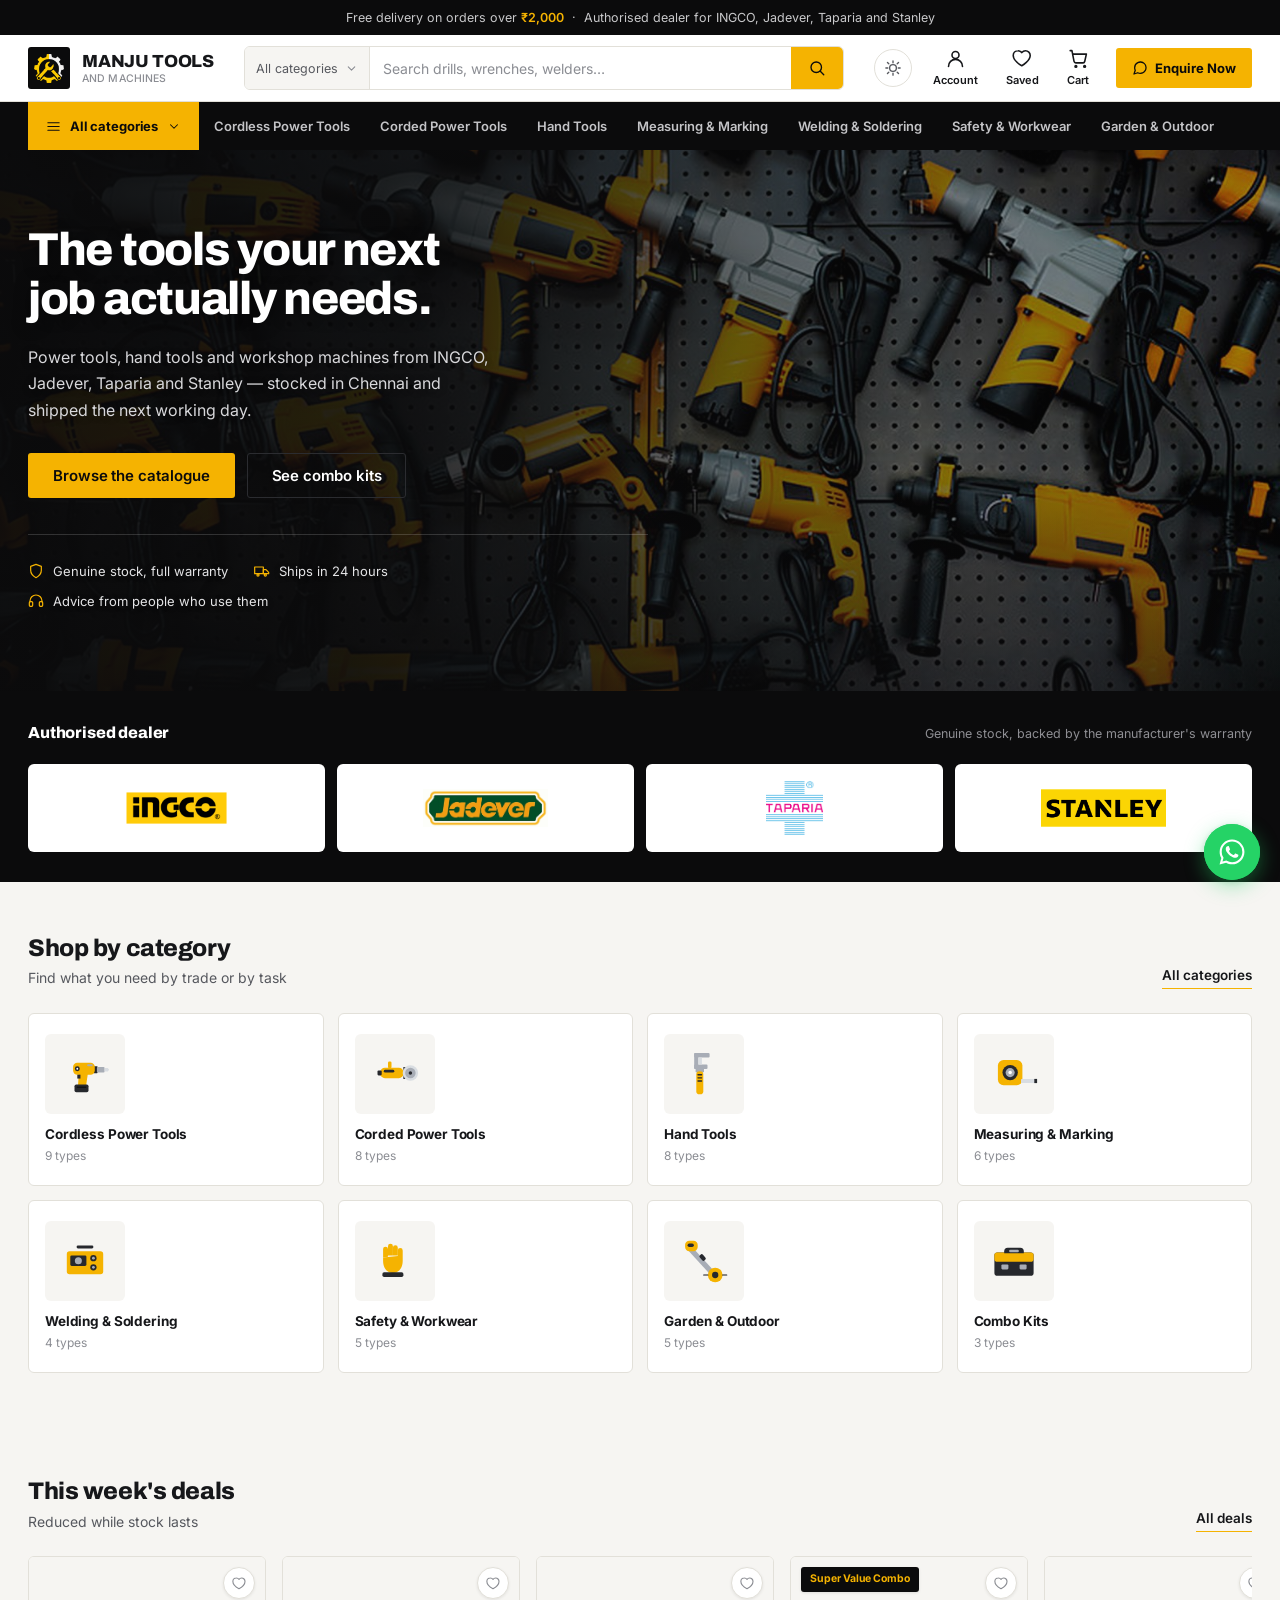
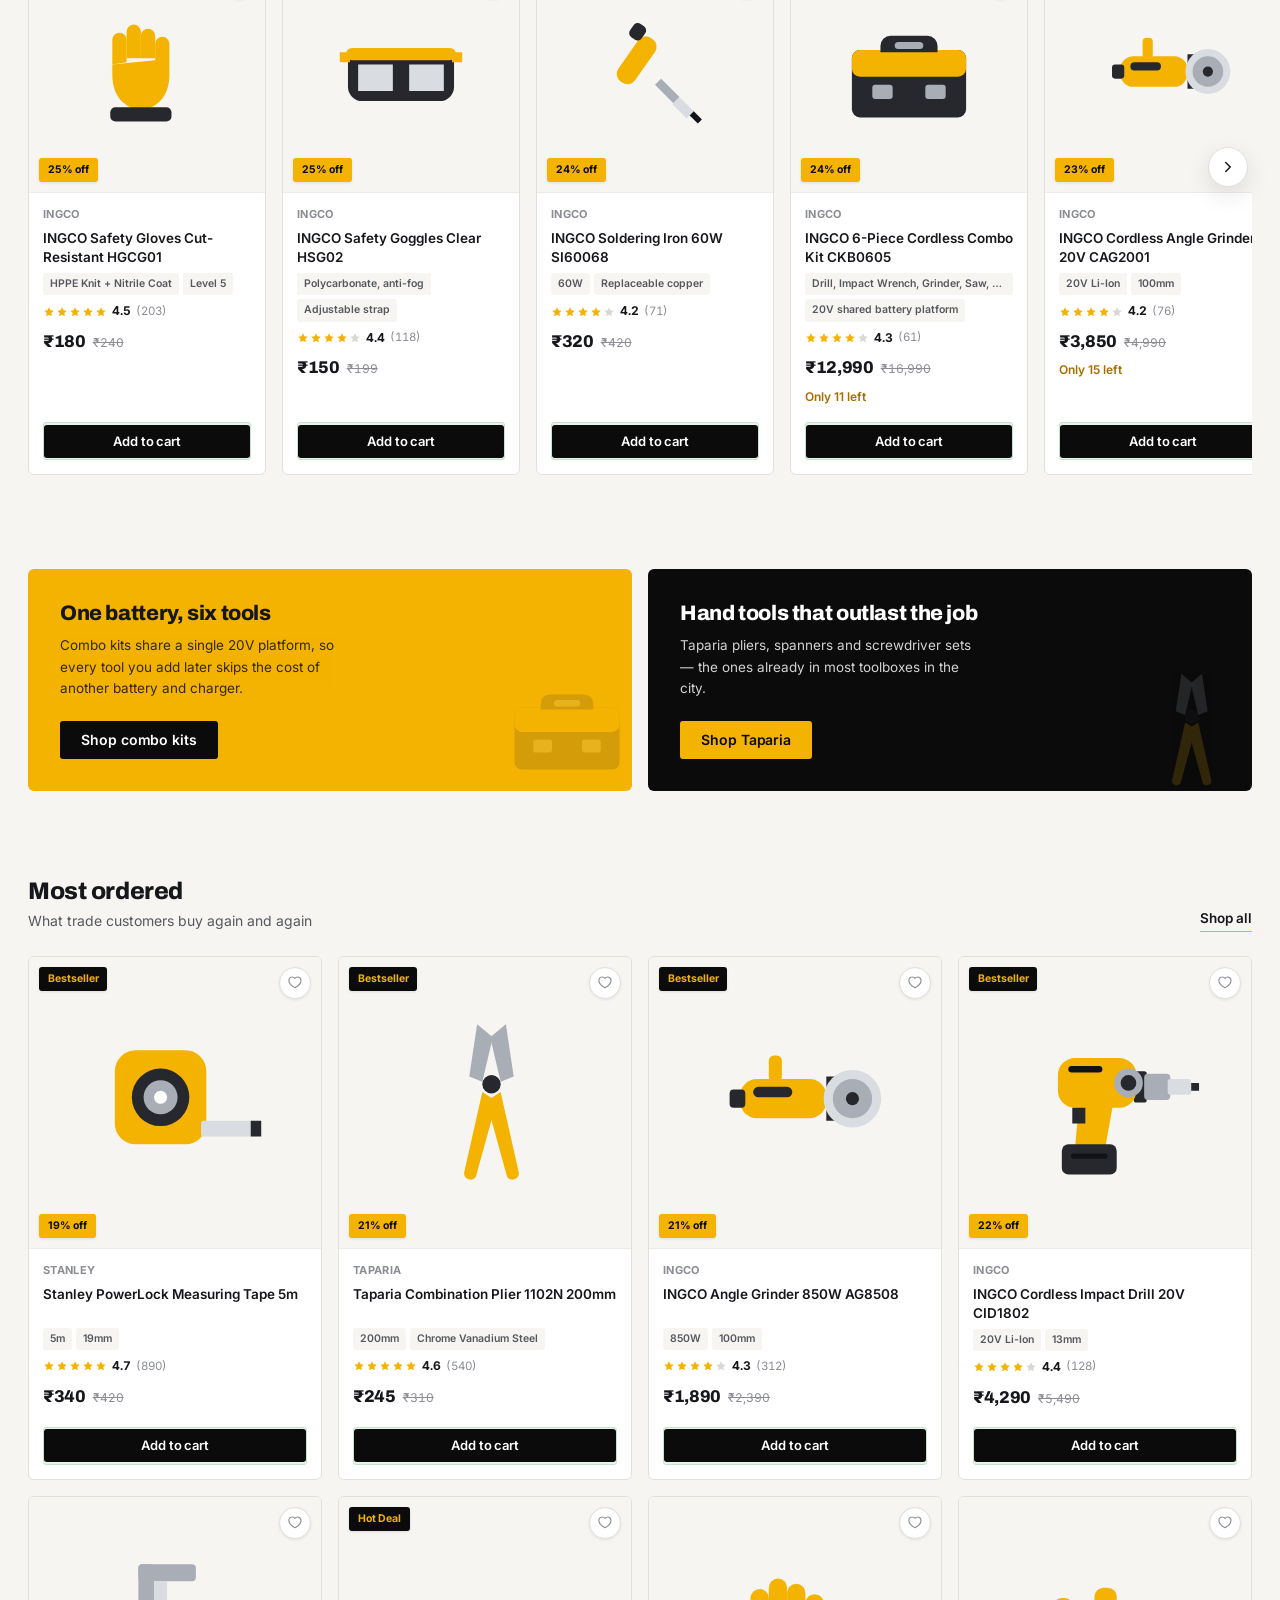
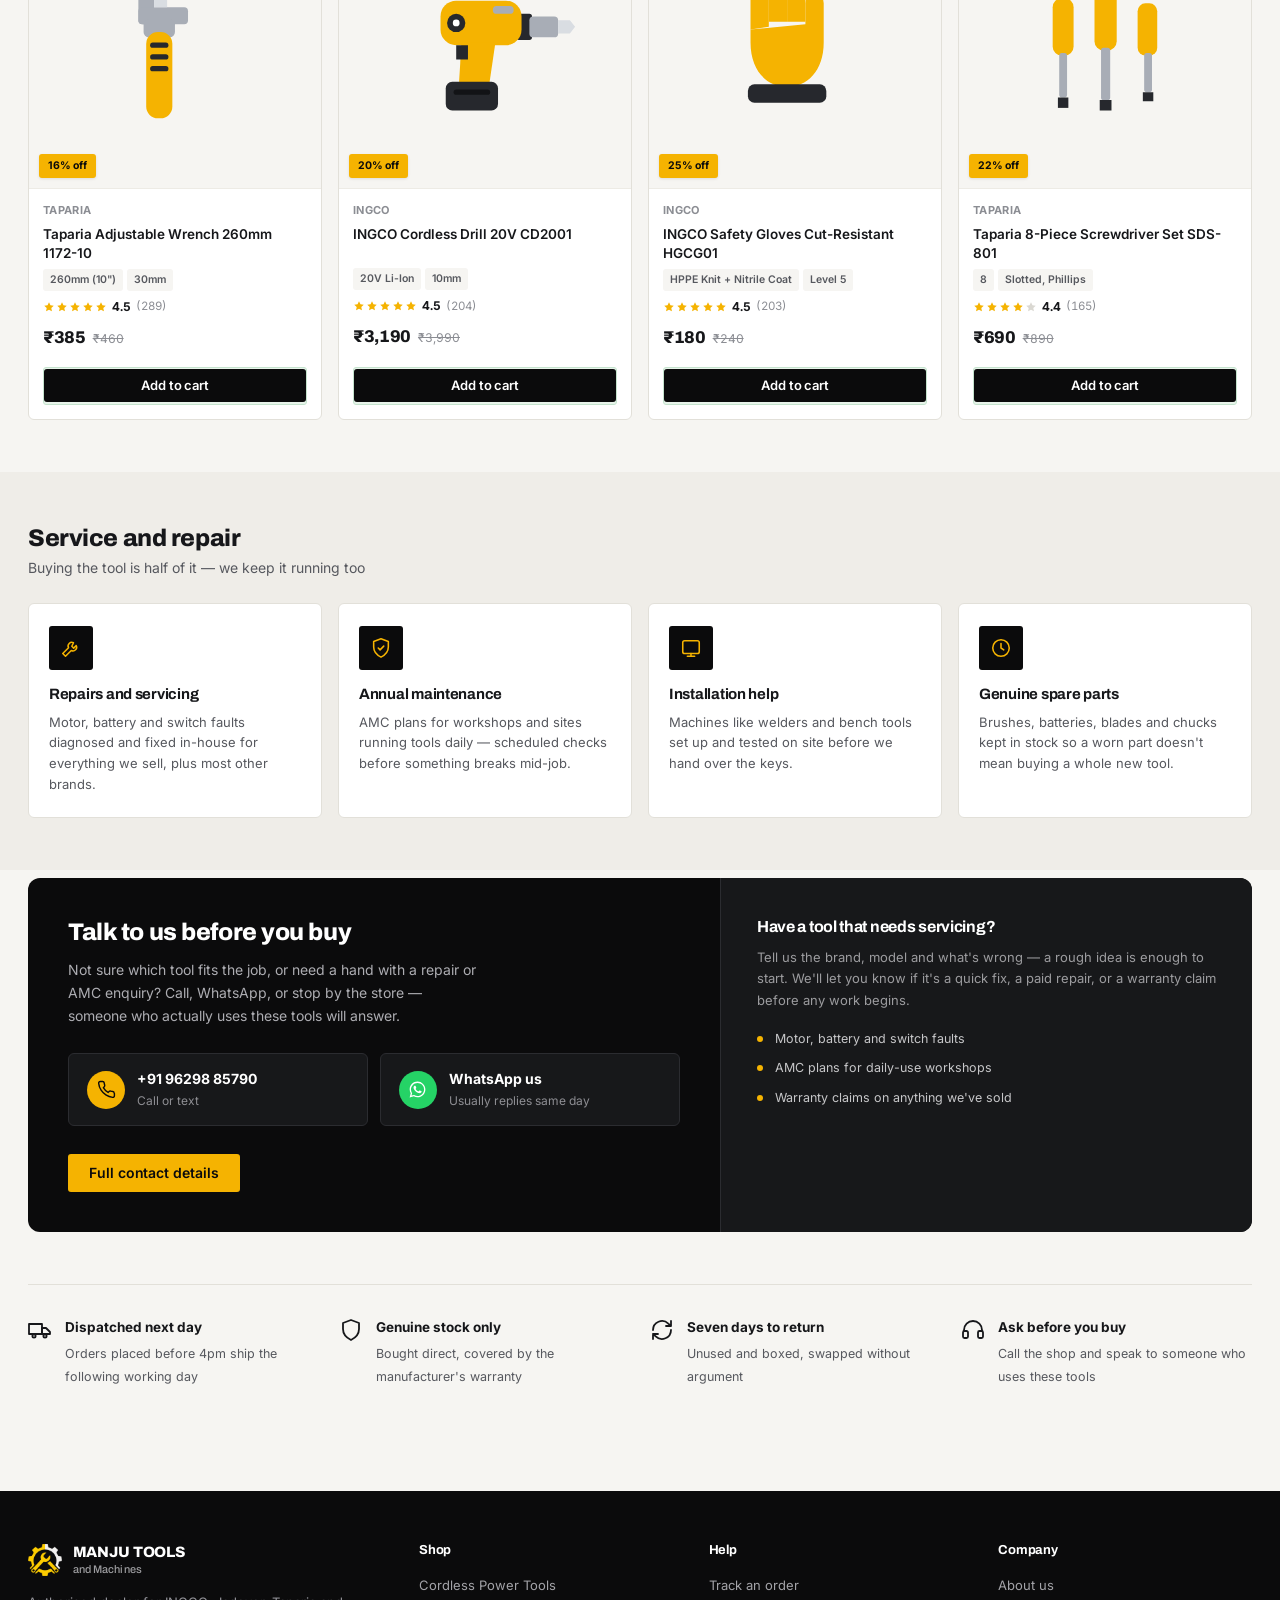
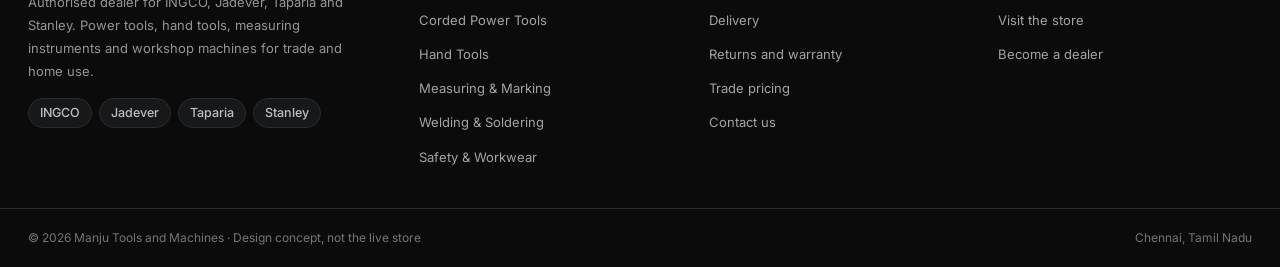
<file: index.html>
<!DOCTYPE html>
<html lang="en">
<head>
<meta charset="UTF-8">
<meta name="viewport" content="width=device-width, initial-scale=1.0">
<script>
  // Applied inline, before first paint, so switching themes never
  // flashes the wrong one for a frame. js/ui.js wires the toggle
  // itself and keeps this in sync on click.
  (function () {
    try {
      var saved = localStorage.getItem("mtm_theme");
      if (saved === "dark" || saved === "light") {
        document.documentElement.setAttribute("data-theme", saved);
      }
    } catch (e) {}
  })();
</script>
<title>Manju Tools and Machines — Power tools, hand tools and machines in Chennai</title>
<meta name="description" content="Authorised dealer for INGCO, Jadever, Taparia and Stanley. Power tools, hand tools, measuring instruments and workshop machines.">
<link rel="preconnect" href="https://fonts.googleapis.com">
<link rel="preconnect" href="https://fonts.gstatic.com" crossorigin>
<link href="https://fonts.googleapis.com/css2?family=Archivo:wght@600;700;800&family=Inter:wght@400;500;600;700&display=swap" rel="stylesheet">
<link rel="icon" href="images/logo-mark.png">
<link rel="stylesheet" href="css/base.css">
<link rel="stylesheet" href="css/layout.css">
<link rel="stylesheet" href="css/components.css">
</head>
<body>

<a href="#main" class="skip-link">Skip to content</a>

<div class="announce">Free delivery on orders over <strong>&#8377;2,000</strong> &nbsp;&#183;&nbsp; Authorised dealer for INGCO, Jadever, Taparia and Stanley</div>

<header class="site-header">
  <div class="container header-row">
    <button class="nav-toggle" id="navToggle" aria-label="Open menu" aria-controls="mobileDrawer">
      <svg viewBox="0 0 24 24" fill="none" stroke="currentColor" stroke-width="1.8" stroke-linecap="round"><path d="M3 6h18M3 12h18M3 18h18"/></svg>
    </button>

    <a href="index.html" class="logo" aria-label="Manju Tools and Machines, home">
      <span class="logo-mark"><img src="images/logo-mark.png" alt=""></span>
      <span class="logo-text">Manju Tools<span>and Machines</span></span>
    </a>

    <form class="search-form" id="siteSearchForm" role="search">
      <div class="search-select" id="searchScopeSelect" aria-label="Search within"></div>
      <input type="search" class="search-input" id="searchInput" placeholder="Search drills, wrenches, welders&#8230;" aria-label="Search products">
      <button type="submit" class="search-submit" aria-label="Search">
        <svg viewBox="0 0 24 24" fill="none" stroke="currentColor" stroke-width="1.8" stroke-linecap="round"><circle cx="11" cy="11" r="7"/><path d="M21 21l-4.3-4.3"/></svg>
      </button>
    </form>

    <div class="header-actions">
      <button type="button" class="theme-toggle" id="themeToggle" aria-label="Switch to dark mode" aria-pressed="false">
        <svg class="theme-icon-sun" viewBox="0 0 24 24" fill="none" stroke="currentColor" stroke-width="1.8" stroke-linecap="round" stroke-linejoin="round"><circle cx="12" cy="12" r="4.5"/><path d="M12 2.5v2.5M12 19v2.5M4.6 4.6l1.8 1.8M17.6 17.6l1.8 1.8M2.5 12h2.5M19 12h2.5M4.6 19.4l1.8-1.8M17.6 6.4l1.8-1.8"/></svg>
        <svg class="theme-icon-moon" viewBox="0 0 24 24" fill="none" stroke="currentColor" stroke-width="1.8" stroke-linecap="round" stroke-linejoin="round"><path d="M20 14.5A8.5 8.5 0 1 1 9.5 4a7 7 0 0 0 10.5 10.5z"/></svg>
      </button>
      <a href="#" class="header-action">
        <svg viewBox="0 0 24 24" fill="none" stroke="currentColor" stroke-width="1.8" stroke-linecap="round" stroke-linejoin="round"><circle cx="12" cy="8" r="4"/><path d="M4 21c0-4.4 3.6-8 8-8s8 3.6 8 8"/></svg>
        <span class="hide-mobile">Account</span>
      </a>
      <a href="wishlist.html" class="header-action">
        <span class="count-badge nums" data-wishlist-count>0</span>
        <svg viewBox="0 0 24 24" fill="none" stroke="currentColor" stroke-width="1.8" stroke-linecap="round" stroke-linejoin="round"><path d="M20.8 8.6c0-3-2.4-5.4-5.4-5.4-1.7 0-3.2.8-4.2 2.1A5.4 5.4 0 0 0 6.8 3.2c-3 0-5.4 2.4-5.4 5.4 0 6 8.9 11.2 9.8 11.7.9-.5 9.6-5.7 9.6-11.7Z"/></svg>
        <span class="hide-mobile">Saved</span>
      </a>
      <a href="cart.html" class="header-action">
        <span class="count-badge nums" data-cart-count>0</span>
        <svg viewBox="0 0 24 24" fill="none" stroke="currentColor" stroke-width="1.8" stroke-linecap="round" stroke-linejoin="round"><circle cx="9" cy="21" r="1"/><circle cx="19" cy="21" r="1"/><path d="M2.5 3h2l2.4 12.4a2 2 0 0 0 2 1.6h8.2a2 2 0 0 0 2-1.6L21 7H6"/></svg>
        <span class="hide-mobile">Cart</span>
      </a>
      <a href="contact.html" class="enquire-btn">
        <svg viewBox="0 0 24 24" fill="none" stroke="currentColor" stroke-width="1.9" stroke-linecap="round" stroke-linejoin="round"><path d="M21 11.5a8.4 8.4 0 0 1-.9 3.8 8.5 8.5 0 0 1-7.6 4.7 8.4 8.4 0 0 1-3.8-.9L3 21l1.9-5.7a8.4 8.4 0 0 1-.9-3.8 8.5 8.5 0 0 1 4.7-7.6 8.4 8.4 0 0 1 3.8-.9h.5a8.48 8.48 0 0 1 8 8v.5z"/></svg>
        Enquire Now
      </a>
    </div>
  </div>
</header>

<nav class="category-bar" aria-label="Product categories">
  <div class="container category-bar-inner">
    <button class="all-cats-trigger" id="allCatsTrigger" aria-expanded="false" aria-controls="megaMenu">
      <svg viewBox="0 0 24 24" fill="none" stroke="currentColor" stroke-width="1.8" stroke-linecap="round"><path d="M3 6h18M3 12h18M3 18h18"/></svg>
      All categories
      <span class="chev" style="display:flex;width:14px;height:14px;">
        <svg viewBox="0 0 24 24" fill="none" stroke="currentColor" stroke-width="1.8" stroke-linecap="round" stroke-linejoin="round"><path d="M6 9l6 6 6-6"/></svg>
      </span>
    </button>
    <div id="categoryBarLinks" style="display:flex;height:100%;"></div>
  </div>
  <div class="mega-menu" id="megaMenu"></div>
</nav>

<div class="mobile-drawer" id="mobileDrawer">
  <div class="mobile-drawer-backdrop"></div>
  <div class="mobile-drawer-panel">
    <div class="mobile-drawer-head">
      <span>Browse categories</span>
      <button id="mobileDrawerClose" aria-label="Close menu">
        <svg viewBox="0 0 24 24" fill="none" stroke="currentColor" stroke-width="1.8" stroke-linecap="round"><path d="M18 6 6 18M6 6l12 12"/></svg>
      </button>
    </div>
    <div id="mobileDrawerBody"></div>
  </div>
</div>

<main id="main">

  <section class="hero">
    <div class="hero-bg" aria-hidden="true"></div>
    <div class="container hero-inner">
      <div class="hero-content">
        <h1>The tools your next job actually needs.</h1>
        <p class="lead">Power tools, hand tools and workshop machines from INGCO, Jadever, Taparia and Stanley &#8212; stocked in Chennai and shipped the next working day.</p>
        <div class="hero-cta-row">
          <a href="category.html" class="btn btn--primary btn--lg">Browse the catalogue</a>
          <a href="category.html?cat=combo-kits" class="btn btn--ghost-light btn--lg">See combo kits</a>
        </div>
        <div class="hero-assurances">
          <span class="hero-assurance">
            <svg viewBox="0 0 24 24" fill="none" stroke="currentColor" stroke-width="1.8" stroke-linecap="round" stroke-linejoin="round"><path d="M12 2 4 5v6c0 5 3.4 8.7 8 11 4.6-2.3 8-6 8-11V5z"/></svg>
            Genuine stock, full warranty
          </span>
          <span class="hero-assurance">
            <svg viewBox="0 0 24 24" fill="none" stroke="currentColor" stroke-width="1.8" stroke-linecap="round" stroke-linejoin="round"><rect x="1" y="6" width="13" height="10"/><path d="M14 10h4l4 4v2h-8z"/><circle cx="6" cy="18" r="1.6"/><circle cx="17" cy="18" r="1.6"/></svg>
            Ships in 24 hours
          </span>
          <span class="hero-assurance">
            <svg viewBox="0 0 24 24" fill="none" stroke="currentColor" stroke-width="1.8" stroke-linecap="round" stroke-linejoin="round"><path d="M3 13v-1a9 9 0 0 1 18 0v1"/><rect x="2" y="13" width="5" height="7" rx="1.5"/><rect x="17" y="13" width="5" height="7" rx="1.5"/></svg>
            Advice from people who use them
          </span>
        </div>
      </div>
    </div>
  </section>

  <div class="brand-strip">
    <div class="container brand-strip-inner">
      <div class="brand-strip-head">
        <span class="brand-strip-title">Authorised dealer</span>
        <span class="brand-strip-sub">Genuine stock, backed by the manufacturer's warranty</span>
      </div>
      <div class="brand-grid">
        <a href="category.html?brand=ingco" class="brand-card"><img src="images/brand-ingco.png" alt="INGCO"></a>
        <a href="category.html?brand=jadever" class="brand-card"><img src="images/brand-jadever.png" alt="Jadever"></a>
        <a href="category.html?brand=taparia" class="brand-card"><img src="images/brand-taparia.png" alt="Taparia" class="is-square-mark"></a>
        <a href="category.html?brand=stanley" class="brand-card"><img src="images/brand-stanley.png" alt="Stanley"></a>
      </div>
    </div>
  </div>

  <section class="section container">
    <div class="section-head">
      <div>
        <h2>Shop by category</h2>
        <p class="section-sub">Find what you need by trade or by task</p>
      </div>
      <a href="category.html" class="section-link">All categories</a>
    </div>
    <div class="cat-grid" id="homeCategoryGrid"></div>
  </section>

  <section class="section container">
    <div class="section-head">
      <div>
        <h2>This week's deals</h2>
        <p class="section-sub">Reduced while stock lasts</p>
      </div>
      <a href="category.html?deal=hot" class="section-link">All deals</a>
    </div>
    <div class="rail-wrap">
      <button type="button" class="rail-nav rail-nav--prev" data-rail-prev="hotDealsRail" aria-label="Scroll left" hidden>
        <svg viewBox="0 0 24 24" fill="none" stroke="currentColor" stroke-width="2" stroke-linecap="round" stroke-linejoin="round"><path d="M15 18l-6-6 6-6"/></svg>
      </button>
      <div class="rail" id="hotDealsRail"></div>
      <button type="button" class="rail-nav rail-nav--next" data-rail-next="hotDealsRail" aria-label="Scroll right">
        <svg viewBox="0 0 24 24" fill="none" stroke="currentColor" stroke-width="2" stroke-linecap="round" stroke-linejoin="round"><path d="M9 18l6-6-6-6"/></svg>
      </button>
    </div>
  </section>

  <section class="section--tight container">
    <div class="promo-row">
      <div class="promo-banner promo-banner--gold">
        <h3>One battery, six tools</h3>
        <p>Combo kits share a single 20V platform, so every tool you add later skips the cost of another battery and charger.</p>
        <a href="category.html?cat=combo-kits" class="btn btn--dark">Shop combo kits</a>
        <div class="promo-art" id="promoArtA"></div>
      </div>
      <div class="promo-banner promo-banner--dark">
        <h3>Hand tools that outlast the job</h3>
        <p>Taparia pliers, spanners and screwdriver sets &#8212; the ones already in most toolboxes in the city.</p>
        <a href="category.html?brand=taparia" class="btn btn--primary">Shop Taparia</a>
        <div class="promo-art" id="promoArtB"></div>
      </div>
    </div>
  </section>

  <section class="section container">
    <div class="section-head">
      <div>
        <h2>Most ordered</h2>
        <p class="section-sub">What trade customers buy again and again</p>
      </div>
      <a href="category.html" class="section-link">Shop all</a>
    </div>
    <div class="product-grid" id="bestsellersGrid"></div>
  </section>

  <section class="section section--services">
    <div class="container">
      <div class="section-head">
        <div>
          <h2>Service and repair</h2>
          <p class="section-sub">Buying the tool is half of it &#8212; we keep it running too</p>
        </div>
      </div>
      <div class="service-grid">
        <div class="service-card">
          <div class="service-card-icon">
            <svg viewBox="0 0 24 24" fill="none" stroke="currentColor" stroke-width="1.7" stroke-linecap="round" stroke-linejoin="round"><path d="M14.7 6.3a4 4 0 0 0-5.4 5.4L3 18l3 3 6.3-6.3a4 4 0 0 0 5.4-5.4l-2.8 2.8-2-2z"/></svg>
          </div>
          <h3>Repairs and servicing</h3>
          <p>Motor, battery and switch faults diagnosed and fixed in-house for everything we sell, plus most other brands.</p>
        </div>
        <div class="service-card">
          <div class="service-card-icon">
            <svg viewBox="0 0 24 24" fill="none" stroke="currentColor" stroke-width="1.7" stroke-linecap="round" stroke-linejoin="round"><path d="M12 2 4 5v6c0 5 3.4 8.7 8 11 4.6-2.3 8-6 8-11V5z"/><path d="M9 12l2 2 4-4"/></svg>
          </div>
          <h3>Annual maintenance</h3>
          <p>AMC plans for workshops and sites running tools daily &#8212; scheduled checks before something breaks mid-job.</p>
        </div>
        <div class="service-card">
          <div class="service-card-icon">
            <svg viewBox="0 0 24 24" fill="none" stroke="currentColor" stroke-width="1.7" stroke-linecap="round" stroke-linejoin="round"><rect x="3" y="4" width="18" height="14" rx="2"/><path d="M8 21h8M12 18v3"/></svg>
          </div>
          <h3>Installation help</h3>
          <p>Machines like welders and bench tools set up and tested on site before we hand over the keys.</p>
        </div>
        <div class="service-card">
          <div class="service-card-icon">
            <svg viewBox="0 0 24 24" fill="none" stroke="currentColor" stroke-width="1.7" stroke-linecap="round" stroke-linejoin="round"><circle cx="12" cy="12" r="9"/><path d="M12 7v5l3 2"/></svg>
          </div>
          <h3>Genuine spare parts</h3>
          <p>Brushes, batteries, blades and chucks kept in stock so a worn part doesn't mean buying a whole new tool.</p>
        </div>
      </div>
    </div>
  </section>

  <section class="section section--contact" id="contact">
    <div class="container">
      <div class="contact-card">
        <div class="contact-card-main">
          <h2>Talk to us before you buy</h2>
          <p>Not sure which tool fits the job, or need a hand with a repair or AMC enquiry? Call, WhatsApp, or stop by the store &#8212; someone who actually uses these tools will answer.</p>
          <div class="contact-quick-row">
            <a href="tel:+919629885790" class="contact-quick-item">
              <span class="contact-quick-icon">
                <svg viewBox="0 0 24 24" fill="none" stroke="currentColor" stroke-width="1.8" stroke-linecap="round" stroke-linejoin="round"><path d="M22 16.9v3a2 2 0 0 1-2.2 2 19.8 19.8 0 0 1-8.6-3.1 19.5 19.5 0 0 1-6-6 19.8 19.8 0 0 1-3.1-8.6A2 2 0 0 1 4.1 2h3a2 2 0 0 1 2 1.7c.1.9.3 1.8.6 2.7a2 2 0 0 1-.5 2.1L8 9.7a16 16 0 0 0 6 6l1.2-1.2a2 2 0 0 1 2.1-.5c.9.3 1.8.5 2.7.6a2 2 0 0 1 1.7 2Z"/></svg>
              </span>
              <span><b>+91 96298 85790</b><span>Call or text</span></span>
            </a>
            <a href="https://wa.me/919629885790?text=Hi%2C%20I%27d%20like%20to%20ask%20about%20a%20tool%20on%20your%20site." target="_blank" rel="noopener" class="contact-quick-item">
              <span class="contact-quick-icon contact-quick-icon--whatsapp">
                <svg viewBox="0 0 24 24" fill="currentColor"><path d="M12.04 2C6.58 2 2.13 6.45 2.13 11.91c0 1.75.46 3.45 1.32 4.95L2.05 22l5.25-1.38c1.45.79 3.08 1.21 4.74 1.21h.01c5.46 0 9.91-4.45 9.91-9.91 0-2.65-1.03-5.14-2.9-7.01A9.82 9.82 0 0 0 12.04 2m0 1.67c2.2 0 4.26.86 5.82 2.42a8.2 8.2 0 0 1 2.41 5.82c0 4.54-3.7 8.24-8.24 8.24-1.48 0-2.93-.4-4.2-1.15l-.3-.18-3.12.82.83-3.04-.2-.31a8.18 8.18 0 0 1-1.25-4.38c0-4.54 3.7-8.24 8.25-8.24M8.53 7.33c-.16 0-.43.06-.66.31s-.87.86-.87 2.07.89 2.4 1.02 2.57c.12.16 1.75 2.67 4.25 3.74.59.26 1.06.41 1.42.52.6.19 1.14.16 1.57.1.48-.07 1.47-.6 1.68-1.18s.21-1.07.14-1.18c-.06-.1-.23-.16-.48-.28s-1.47-.72-1.7-.81-.4-.13-.56.13-.64.81-.78.97-.29.19-.53.06a6.7 6.7 0 0 1-1.98-1.22 7.45 7.45 0 0 1-1.37-1.71c-.14-.25-.01-.38.11-.5.11-.11.25-.29.37-.44.12-.14.16-.25.24-.41.08-.16.04-.31-.02-.44-.06-.13-.56-1.4-.78-1.91-.2-.5-.41-.43-.56-.43z"/></svg>
              </span>
              <span><b>WhatsApp us</b><span>Usually replies same day</span></span>
            </a>
          </div>
          <a href="contact.html" class="btn btn--primary" style="margin-top:6px;">Full contact details</a>
        </div>
        <div class="contact-card-service">
          <h3>Have a tool that needs servicing?</h3>
          <p>Tell us the brand, model and what's wrong &#8212; a rough idea is enough to start. We'll let you know if it's a quick fix, a paid repair, or a warranty claim before any work begins.</p>
          <ul class="contact-service-list">
            <li>Motor, battery and switch faults</li>
            <li>AMC plans for daily-use workshops</li>
            <li>Warranty claims on anything we've sold</li>
          </ul>
        </div>
      </div>
    </div>
  </section>

  <section class="container">
    <div class="trust-strip">
      <div class="trust-item">
        <svg viewBox="0 0 24 24" fill="none" stroke="currentColor" stroke-width="1.8" stroke-linecap="round" stroke-linejoin="round"><rect x="1" y="6" width="13" height="10"/><path d="M14 10h4l4 4v2h-8z"/><circle cx="6" cy="18" r="1.6"/><circle cx="17" cy="18" r="1.6"/></svg>
        <div><b>Dispatched next day</b><span>Orders placed before 4pm ship the following working day</span></div>
      </div>
      <div class="trust-item">
        <svg viewBox="0 0 24 24" fill="none" stroke="currentColor" stroke-width="1.8" stroke-linecap="round" stroke-linejoin="round"><path d="M12 2 4 5v6c0 5 3.4 8.7 8 11 4.6-2.3 8-6 8-11V5z"/></svg>
        <div><b>Genuine stock only</b><span>Bought direct, covered by the manufacturer's warranty</span></div>
      </div>
      <div class="trust-item">
        <svg viewBox="0 0 24 24" fill="none" stroke="currentColor" stroke-width="1.8" stroke-linecap="round" stroke-linejoin="round"><path d="M3 12a9 9 0 0 1 15.3-6.4L21 8M21 3v5h-5M21 12a9 9 0 0 1-15.3 6.4L3 16m0 5v-5h5"/></svg>
        <div><b>Seven days to return</b><span>Unused and boxed, swapped without argument</span></div>
      </div>
      <div class="trust-item">
        <svg viewBox="0 0 24 24" fill="none" stroke="currentColor" stroke-width="1.8" stroke-linecap="round" stroke-linejoin="round"><path d="M3 13v-1a9 9 0 0 1 18 0v1"/><rect x="2" y="13" width="5" height="7" rx="1.5"/><rect x="17" y="13" width="5" height="7" rx="1.5"/></svg>
        <div><b>Ask before you buy</b><span>Call the shop and speak to someone who uses these tools</span></div>
      </div>
    </div>
  </section>

</main>

<footer class="site-footer">
  <div class="container footer-top">
    <div>
      <div class="footer-brand-mark">
        <img src="images/logo-mark.png" alt="">
        <span>Manju Tools<span class="footer-brand-sub">and Machines</span></span>
      </div>
      <p class="footer-desc">Authorised dealer for INGCO, Jadever, Taparia and Stanley. Power tools, hand tools, measuring instruments and workshop machines for trade and home use.</p>
      <div class="footer-brands">
        <span class="chip">INGCO</span>
        <span class="chip">Jadever</span>
        <span class="chip">Taparia</span>
        <span class="chip">Stanley</span>
      </div>
    </div>
    <div class="footer-col">
      <h4>Shop</h4>
      <ul id="footerCatList"></ul>
    </div>
    <div class="footer-col">
      <h4>Help</h4>
      <ul>
        <li><a href="#">Track an order</a></li>
        <li><a href="#">Delivery</a></li>
        <li><a href="#">Returns and warranty</a></li>
        <li><a href="#">Trade pricing</a></li>
        <li><a href="contact.html">Contact us</a></li>
      </ul>
    </div>
    <div class="footer-col">
      <h4>Company</h4>
      <ul>
        <li><a href="#">About us</a></li>
        <li><a href="#">Visit the store</a></li>
        <li><a href="#">Become a dealer</a></li>
      </ul>
    </div>
  </div>
  <div class="container footer-bottom">
    <span>&#169; 2026 Manju Tools and Machines &#183; Design concept, not the live store</span>
    <span>Chennai, Tamil Nadu</span>
  </div>
</footer>

<script src="js/data.js"></script>
<script src="js/icons.js"></script>
<script src="js/store.js"></script>
<script src="js/ui.js"></script>
<script>

document.addEventListener("DOMContentLoaded", () => {

  // Promo background art
  document.getElementById("promoArtA").innerHTML = ART.comboCase;
  document.getElementById("promoArtB").innerHTML = ART.plier;

  // Categories
  document.getElementById("homeCategoryGrid").innerHTML = CATEGORIES.map(cat => `
    <a href="category.html?cat=${cat.id}" class="cat-card">
      <div class="cat-card-icon">${categoryArt(cat.id)}</div>
      <div class="cat-card-text">
        <div class="cat-card-name">${cat.name}</div>
        <div class="cat-card-count">${cat.sub.length} types</div>
      </div>
    </a>`).join("");

  // Deals — biggest discounts first
  const deals = [...PRODUCTS]
    .filter(p => discountPct(p.price, p.mrp) > 0)
    .sort((a, b) => discountPct(b.price, b.mrp) - discountPct(a.price, a.mrp))
    .slice(0, 8);
  renderProductGrid(document.getElementById("hotDealsRail"), deals);
  wireRailNav();

  // Most ordered — badged products first, then by review volume
  const ranked = [...PRODUCTS].sort((a, b) => {
    const aB = a.badge === "Bestseller" ? 1 : 0;
    const bB = b.badge === "Bestseller" ? 1 : 0;
    if (aB !== bB) return bB - aB;
    return b.reviews - a.reviews;
  }).slice(0, 8);
  renderProductGrid(document.getElementById("bestsellersGrid"), ranked);
});

</script>

<a href="contact.html" class="enquire-fab" aria-label="Enquire now">
  <svg viewBox="0 0 24 24" fill="none" stroke="currentColor" stroke-width="1.9" stroke-linecap="round" stroke-linejoin="round"><path d="M21 11.5a8.4 8.4 0 0 1-.9 3.8 8.5 8.5 0 0 1-7.6 4.7 8.4 8.4 0 0 1-3.8-.9L3 21l1.9-5.7a8.4 8.4 0 0 1-.9-3.8 8.5 8.5 0 0 1 4.7-7.6 8.4 8.4 0 0 1 3.8-.9h.5a8.48 8.48 0 0 1 8 8v.5z"/></svg>
</a>
<a href="https://wa.me/919629885790?text=Hi%2C%20I%27d%20like%20to%20ask%20about%20a%20tool%20on%20your%20site."
   class="whatsapp-fab" target="_blank" rel="noopener" aria-label="Chat with us on WhatsApp">
  <svg viewBox="0 0 24 24" fill="currentColor"><path d="M12.04 2C6.58 2 2.13 6.45 2.13 11.91c0 1.75.46 3.45 1.32 4.95L2.05 22l5.25-1.38c1.45.79 3.08 1.21 4.74 1.21h.01c5.46 0 9.91-4.45 9.91-9.91 0-2.65-1.03-5.14-2.9-7.01A9.82 9.82 0 0 0 12.04 2m0 1.67c2.2 0 4.26.86 5.82 2.42a8.2 8.2 0 0 1 2.41 5.82c0 4.54-3.7 8.24-8.24 8.24-1.48 0-2.93-.4-4.2-1.15l-.3-.18-3.12.82.83-3.04-.2-.31a8.18 8.18 0 0 1-1.25-4.38c0-4.54 3.7-8.24 8.25-8.24M8.53 7.33c-.16 0-.43.06-.66.31s-.87.86-.87 2.07.89 2.4 1.02 2.57c.12.16 1.75 2.67 4.25 3.74.59.26 1.06.41 1.42.52.6.19 1.14.16 1.57.1.48-.07 1.47-.6 1.68-1.18s.21-1.07.14-1.18c-.06-.1-.23-.16-.48-.28s-1.47-.72-1.7-.81-.4-.13-.56.13-.64.81-.78.97-.29.19-.53.06a6.7 6.7 0 0 1-1.98-1.22 7.45 7.45 0 0 1-1.37-1.71c-.14-.25-.01-.38.11-.5.11-.11.25-.29.37-.44.12-.14.16-.25.24-.41.08-.16.04-.31-.02-.44-.06-.13-.56-1.4-.78-1.91-.2-.5-.41-.43-.56-.43z"/></svg>
</a>

</body>
</html>
</file>
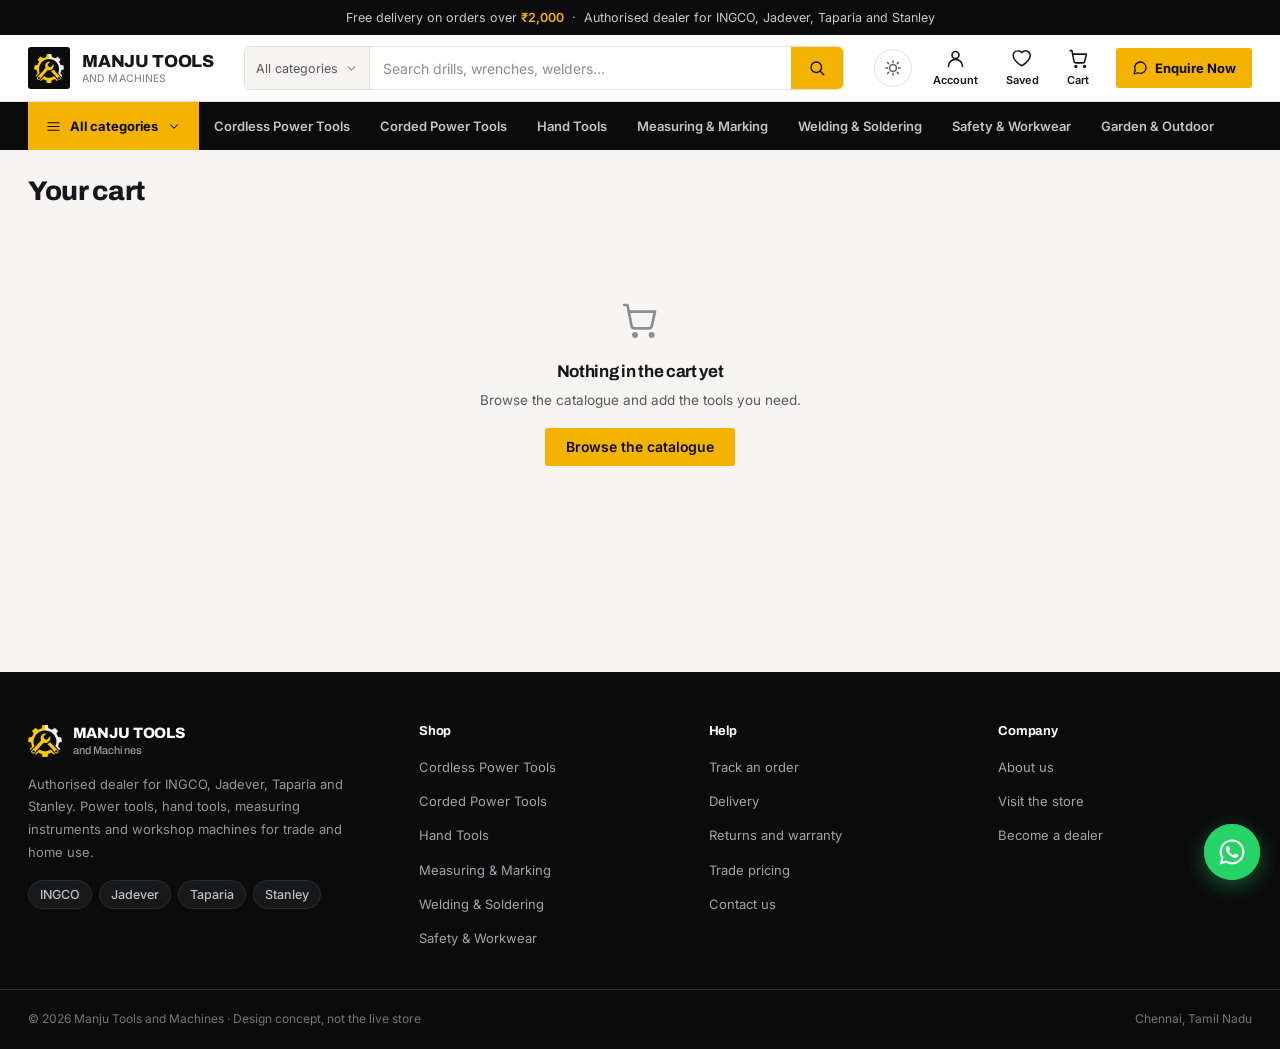
<file: cart.html>
<!DOCTYPE html>
<html lang="en">
<head>
<meta charset="UTF-8">
<meta name="viewport" content="width=device-width, initial-scale=1.0">
<script>
  // Applied inline, before first paint, so switching themes never
  // flashes the wrong one for a frame. js/ui.js wires the toggle
  // itself and keeps this in sync on click.
  (function () {
    try {
      var saved = localStorage.getItem("mtm_theme");
      if (saved === "dark" || saved === "light") {
        document.documentElement.setAttribute("data-theme", saved);
      }
    } catch (e) {}
  })();
</script>
<title>Your cart — Manju Tools and Machines</title>
<meta name="description" content="Review the tools in your cart before checkout.">
<link rel="preconnect" href="https://fonts.googleapis.com">
<link rel="preconnect" href="https://fonts.gstatic.com" crossorigin>
<link href="https://fonts.googleapis.com/css2?family=Archivo:wght@600;700;800&family=Inter:wght@400;500;600;700&display=swap" rel="stylesheet">
<link rel="icon" href="images/logo-mark.png">
<link rel="stylesheet" href="css/base.css">
<link rel="stylesheet" href="css/layout.css">
<link rel="stylesheet" href="css/components.css">
</head>
<body>

<a href="#main" class="skip-link">Skip to content</a>

<div class="announce">Free delivery on orders over <strong>&#8377;2,000</strong> &nbsp;&#183;&nbsp; Authorised dealer for INGCO, Jadever, Taparia and Stanley</div>

<header class="site-header">
  <div class="container header-row">
    <button class="nav-toggle" id="navToggle" aria-label="Open menu" aria-controls="mobileDrawer">
      <svg viewBox="0 0 24 24" fill="none" stroke="currentColor" stroke-width="1.8" stroke-linecap="round"><path d="M3 6h18M3 12h18M3 18h18"/></svg>
    </button>

    <a href="index.html" class="logo" aria-label="Manju Tools and Machines, home">
      <span class="logo-mark"><img src="images/logo-mark.png" alt=""></span>
      <span class="logo-text">Manju Tools<span>and Machines</span></span>
    </a>

    <form class="search-form" id="siteSearchForm" role="search">
      <div class="search-select" id="searchScopeSelect" aria-label="Search within"></div>
      <input type="search" class="search-input" id="searchInput" placeholder="Search drills, wrenches, welders&#8230;" aria-label="Search products">
      <button type="submit" class="search-submit" aria-label="Search">
        <svg viewBox="0 0 24 24" fill="none" stroke="currentColor" stroke-width="1.8" stroke-linecap="round"><circle cx="11" cy="11" r="7"/><path d="M21 21l-4.3-4.3"/></svg>
      </button>
    </form>

    <div class="header-actions">
      <button type="button" class="theme-toggle" id="themeToggle" aria-label="Switch to dark mode" aria-pressed="false">
        <svg class="theme-icon-sun" viewBox="0 0 24 24" fill="none" stroke="currentColor" stroke-width="1.8" stroke-linecap="round" stroke-linejoin="round"><circle cx="12" cy="12" r="4.5"/><path d="M12 2.5v2.5M12 19v2.5M4.6 4.6l1.8 1.8M17.6 17.6l1.8 1.8M2.5 12h2.5M19 12h2.5M4.6 19.4l1.8-1.8M17.6 6.4l1.8-1.8"/></svg>
        <svg class="theme-icon-moon" viewBox="0 0 24 24" fill="none" stroke="currentColor" stroke-width="1.8" stroke-linecap="round" stroke-linejoin="round"><path d="M20 14.5A8.5 8.5 0 1 1 9.5 4a7 7 0 0 0 10.5 10.5z"/></svg>
      </button>
      <a href="#" class="header-action">
        <svg viewBox="0 0 24 24" fill="none" stroke="currentColor" stroke-width="1.8" stroke-linecap="round" stroke-linejoin="round"><circle cx="12" cy="8" r="4"/><path d="M4 21c0-4.4 3.6-8 8-8s8 3.6 8 8"/></svg>
        <span class="hide-mobile">Account</span>
      </a>
      <a href="wishlist.html" class="header-action">
        <span class="count-badge nums" data-wishlist-count>0</span>
        <svg viewBox="0 0 24 24" fill="none" stroke="currentColor" stroke-width="1.8" stroke-linecap="round" stroke-linejoin="round"><path d="M20.8 8.6c0-3-2.4-5.4-5.4-5.4-1.7 0-3.2.8-4.2 2.1A5.4 5.4 0 0 0 6.8 3.2c-3 0-5.4 2.4-5.4 5.4 0 6 8.9 11.2 9.8 11.7.9-.5 9.6-5.7 9.6-11.7Z"/></svg>
        <span class="hide-mobile">Saved</span>
      </a>
      <a href="cart.html" class="header-action">
        <span class="count-badge nums" data-cart-count>0</span>
        <svg viewBox="0 0 24 24" fill="none" stroke="currentColor" stroke-width="1.8" stroke-linecap="round" stroke-linejoin="round"><circle cx="9" cy="21" r="1"/><circle cx="19" cy="21" r="1"/><path d="M2.5 3h2l2.4 12.4a2 2 0 0 0 2 1.6h8.2a2 2 0 0 0 2-1.6L21 7H6"/></svg>
        <span class="hide-mobile">Cart</span>
      </a>
      <a href="contact.html" class="enquire-btn">
        <svg viewBox="0 0 24 24" fill="none" stroke="currentColor" stroke-width="1.9" stroke-linecap="round" stroke-linejoin="round"><path d="M21 11.5a8.4 8.4 0 0 1-.9 3.8 8.5 8.5 0 0 1-7.6 4.7 8.4 8.4 0 0 1-3.8-.9L3 21l1.9-5.7a8.4 8.4 0 0 1-.9-3.8 8.5 8.5 0 0 1 4.7-7.6 8.4 8.4 0 0 1 3.8-.9h.5a8.48 8.48 0 0 1 8 8v.5z"/></svg>
        Enquire Now
      </a>
    </div>
  </div>
</header>

<nav class="category-bar" aria-label="Product categories">
  <div class="container category-bar-inner">
    <button class="all-cats-trigger" id="allCatsTrigger" aria-expanded="false" aria-controls="megaMenu">
      <svg viewBox="0 0 24 24" fill="none" stroke="currentColor" stroke-width="1.8" stroke-linecap="round"><path d="M3 6h18M3 12h18M3 18h18"/></svg>
      All categories
      <span class="chev" style="display:flex;width:14px;height:14px;">
        <svg viewBox="0 0 24 24" fill="none" stroke="currentColor" stroke-width="1.8" stroke-linecap="round" stroke-linejoin="round"><path d="M6 9l6 6 6-6"/></svg>
      </span>
    </button>
    <div id="categoryBarLinks" style="display:flex;height:100%;"></div>
  </div>
  <div class="mega-menu" id="megaMenu"></div>
</nav>

<div class="mobile-drawer" id="mobileDrawer">
  <div class="mobile-drawer-backdrop"></div>
  <div class="mobile-drawer-panel">
    <div class="mobile-drawer-head">
      <span>Browse categories</span>
      <button id="mobileDrawerClose" aria-label="Close menu">
        <svg viewBox="0 0 24 24" fill="none" stroke="currentColor" stroke-width="1.8" stroke-linecap="round"><path d="M18 6 6 18M6 6l12 12"/></svg>
      </button>
    </div>
    <div id="mobileDrawerBody"></div>
  </div>
</div>

<main id="main">
  <div class="container" style="padding-top:26px;padding-bottom:64px;">
    <div class="page-head"><h1>Your cart</h1></div>

    <div id="cartEmptyState" class="empty-state" style="display:none;">
      <svg viewBox="0 0 24 24" fill="none" stroke="currentColor" stroke-width="1.6" stroke-linecap="round" stroke-linejoin="round"><circle cx="9" cy="21" r="1"/><circle cx="19" cy="21" r="1"/><path d="M2.5 3h2l2.4 12.4a2 2 0 0 0 2 1.6h8.2a2 2 0 0 0 2-1.6L21 7H6"/></svg>
      <h3>Nothing in the cart yet</h3>
      <p>Browse the catalogue and add the tools you need.</p>
      <a href="category.html" class="btn btn--primary" style="margin-top:18px;">Browse the catalogue</a>
    </div>

    <div class="cart-layout" id="cartLayout" style="display:none;">
      <div id="cartLines"></div>
      <div class="summary-card">
        <h3>Order summary</h3>
        <div id="freeShipHint"></div>
        <div class="summary-row"><span id="summaryCount">0 items</span><span class="nums" id="summarySubtotal">&#8377;0</span></div>
        <div class="summary-row"><span>Delivery</span><span class="nums" id="summaryDelivery">Free</span></div>
        <div class="summary-row total"><span>Total</span><span class="nums" id="summaryTotal">&#8377;0</span></div>
        <button class="btn btn--primary btn--full btn--lg" style="margin-top:18px;" id="checkoutBtn">Checkout</button>
        <p class="summary-note">This is a design concept. Checkout is not connected to payment yet.</p>
      </div>
    </div>
  </div>
</main>

<footer class="site-footer">
  <div class="container footer-top">
    <div>
      <div class="footer-brand-mark">
        <img src="images/logo-mark.png" alt="">
        <span>Manju Tools<span class="footer-brand-sub">and Machines</span></span>
      </div>
      <p class="footer-desc">Authorised dealer for INGCO, Jadever, Taparia and Stanley. Power tools, hand tools, measuring instruments and workshop machines for trade and home use.</p>
      <div class="footer-brands">
        <span class="chip">INGCO</span>
        <span class="chip">Jadever</span>
        <span class="chip">Taparia</span>
        <span class="chip">Stanley</span>
      </div>
    </div>
    <div class="footer-col">
      <h4>Shop</h4>
      <ul id="footerCatList"></ul>
    </div>
    <div class="footer-col">
      <h4>Help</h4>
      <ul>
        <li><a href="#">Track an order</a></li>
        <li><a href="#">Delivery</a></li>
        <li><a href="#">Returns and warranty</a></li>
        <li><a href="#">Trade pricing</a></li>
        <li><a href="contact.html">Contact us</a></li>
      </ul>
    </div>
    <div class="footer-col">
      <h4>Company</h4>
      <ul>
        <li><a href="#">About us</a></li>
        <li><a href="#">Visit the store</a></li>
        <li><a href="#">Become a dealer</a></li>
      </ul>
    </div>
  </div>
  <div class="container footer-bottom">
    <span>&#169; 2026 Manju Tools and Machines &#183; Design concept, not the live store</span>
    <span>Chennai, Tamil Nadu</span>
  </div>
</footer>

<script src="js/data.js"></script>
<script src="js/icons.js"></script>
<script src="js/store.js"></script>
<script src="js/ui.js"></script>
<script>

(function () {
  const FREE_SHIP = 2000;
  const SHIP_COST = 99;

  function lineHTML(item) {
    const p = item.product;
    return `
    <div class="cart-line">
      <div class="cart-line-media">${productArt(p)}</div>
      <div>
        <div class="cart-line-brand">${getBrand(p.brand).name}</div>
        <a href="product.html?id=${p.id}" class="cart-line-name">${p.name}</a>
        <div class="qty-stepper">
          <button type="button" data-qty-minus="${p.id}" aria-label="Reduce quantity">&#8722;</button>
          <input type="text" value="${item.qty}" data-qty-input="${p.id}" inputmode="numeric" aria-label="Quantity">
          <button type="button" data-qty-plus="${p.id}" aria-label="Increase quantity">+</button>
        </div>
        <button class="cart-line-remove" data-remove="${p.id}">Remove</button>
      </div>
      <div>
        <div class="cart-line-price nums">${formatINR(p.price * item.qty)}</div>
        <div class="cart-line-unit nums">${formatINR(p.price)} each</div>
      </div>
    </div>`;
  }

  function render() {
    const items = Store.cartItems();
    const empty = document.getElementById("cartEmptyState");
    const layout = document.getElementById("cartLayout");

    if (!items.length) {
      empty.style.display = "block";
      layout.style.display = "none";
      return;
    }
    empty.style.display = "none";
    layout.style.display = "grid";

    document.getElementById("cartLines").innerHTML = items.map(lineHTML).join("");

    const subtotal = Store.cartTotal();
    const count = Store.cartCount();
    const shipping = subtotal >= FREE_SHIP ? 0 : SHIP_COST;

    document.getElementById("summaryCount").textContent = `${count} item${count === 1 ? "" : "s"}`;
    document.getElementById("summarySubtotal").textContent = formatINR(subtotal);
    document.getElementById("summaryDelivery").textContent = shipping === 0 ? "Free" : formatINR(shipping);
    document.getElementById("summaryTotal").textContent = formatINR(subtotal + shipping);

    const hint = document.getElementById("freeShipHint");
    if (shipping === 0) {
      hint.innerHTML = `<div class="free-ship-hint">
        <svg viewBox="0 0 24 24" fill="none" stroke="currentColor" stroke-width="2.2" stroke-linecap="round" stroke-linejoin="round"><path d="M20 6L9 17l-5-5"/></svg>
        Delivery is free on this order
      </div>`;
    } else {
      hint.innerHTML = `<div class="free-ship-hint" style="background:var(--paper);color:var(--text-soft);">
        Add ${formatINR(FREE_SHIP - subtotal)} more for free delivery
      </div>`;
    }
  }

  // Delegated so re-renders don't lose handlers
  document.addEventListener("click", (e) => {
    const minus = e.target.closest("[data-qty-minus]");
    const plus = e.target.closest("[data-qty-plus]");
    const remove = e.target.closest("[data-remove]");
    if (minus) {
      const id = minus.dataset.qtyMinus;
      Store.setQty(id, Math.max(1, Store.cartQty(id) - 1));
    } else if (plus) {
      const id = plus.dataset.qtyPlus;
      Store.setQty(id, Store.cartQty(id) + 1);
    } else if (remove) {
      Store.removeFromCart(remove.dataset.remove);
    }
  });

  document.addEventListener("change", (e) => {
    const input = e.target.closest("[data-qty-input]");
    if (!input) return;
    const n = Math.max(1, parseInt(input.value, 10) || 1);
    Store.setQty(input.dataset.qtyInput, n);
  });

  document.getElementById("checkoutBtn").addEventListener("click", () => {
    Toast.show("Checkout is not wired up in this concept");
  });

  Store.onChange(render);
  render();
})();

</script>

<a href="contact.html" class="enquire-fab" aria-label="Enquire now">
  <svg viewBox="0 0 24 24" fill="none" stroke="currentColor" stroke-width="1.9" stroke-linecap="round" stroke-linejoin="round"><path d="M21 11.5a8.4 8.4 0 0 1-.9 3.8 8.5 8.5 0 0 1-7.6 4.7 8.4 8.4 0 0 1-3.8-.9L3 21l1.9-5.7a8.4 8.4 0 0 1-.9-3.8 8.5 8.5 0 0 1 4.7-7.6 8.4 8.4 0 0 1 3.8-.9h.5a8.48 8.48 0 0 1 8 8v.5z"/></svg>
</a>
<a href="https://wa.me/919629885790?text=Hi%2C%20I%27d%20like%20to%20ask%20about%20a%20tool%20on%20your%20site."
   class="whatsapp-fab" target="_blank" rel="noopener" aria-label="Chat with us on WhatsApp">
  <svg viewBox="0 0 24 24" fill="currentColor"><path d="M12.04 2C6.58 2 2.13 6.45 2.13 11.91c0 1.75.46 3.45 1.32 4.95L2.05 22l5.25-1.38c1.45.79 3.08 1.21 4.74 1.21h.01c5.46 0 9.91-4.45 9.91-9.91 0-2.65-1.03-5.14-2.9-7.01A9.82 9.82 0 0 0 12.04 2m0 1.67c2.2 0 4.26.86 5.82 2.42a8.2 8.2 0 0 1 2.41 5.82c0 4.54-3.7 8.24-8.24 8.24-1.48 0-2.93-.4-4.2-1.15l-.3-.18-3.12.82.83-3.04-.2-.31a8.18 8.18 0 0 1-1.25-4.38c0-4.54 3.7-8.24 8.25-8.24M8.53 7.33c-.16 0-.43.06-.66.31s-.87.86-.87 2.07.89 2.4 1.02 2.57c.12.16 1.75 2.67 4.25 3.74.59.26 1.06.41 1.42.52.6.19 1.14.16 1.57.1.48-.07 1.47-.6 1.68-1.18s.21-1.07.14-1.18c-.06-.1-.23-.16-.48-.28s-1.47-.72-1.7-.81-.4-.13-.56.13-.64.81-.78.97-.29.19-.53.06a6.7 6.7 0 0 1-1.98-1.22 7.45 7.45 0 0 1-1.37-1.71c-.14-.25-.01-.38.11-.5.11-.11.25-.29.37-.44.12-.14.16-.25.24-.41.08-.16.04-.31-.02-.44-.06-.13-.56-1.4-.78-1.91-.2-.5-.41-.43-.56-.43z"/></svg>
</a>

</body>
</html>
</file>
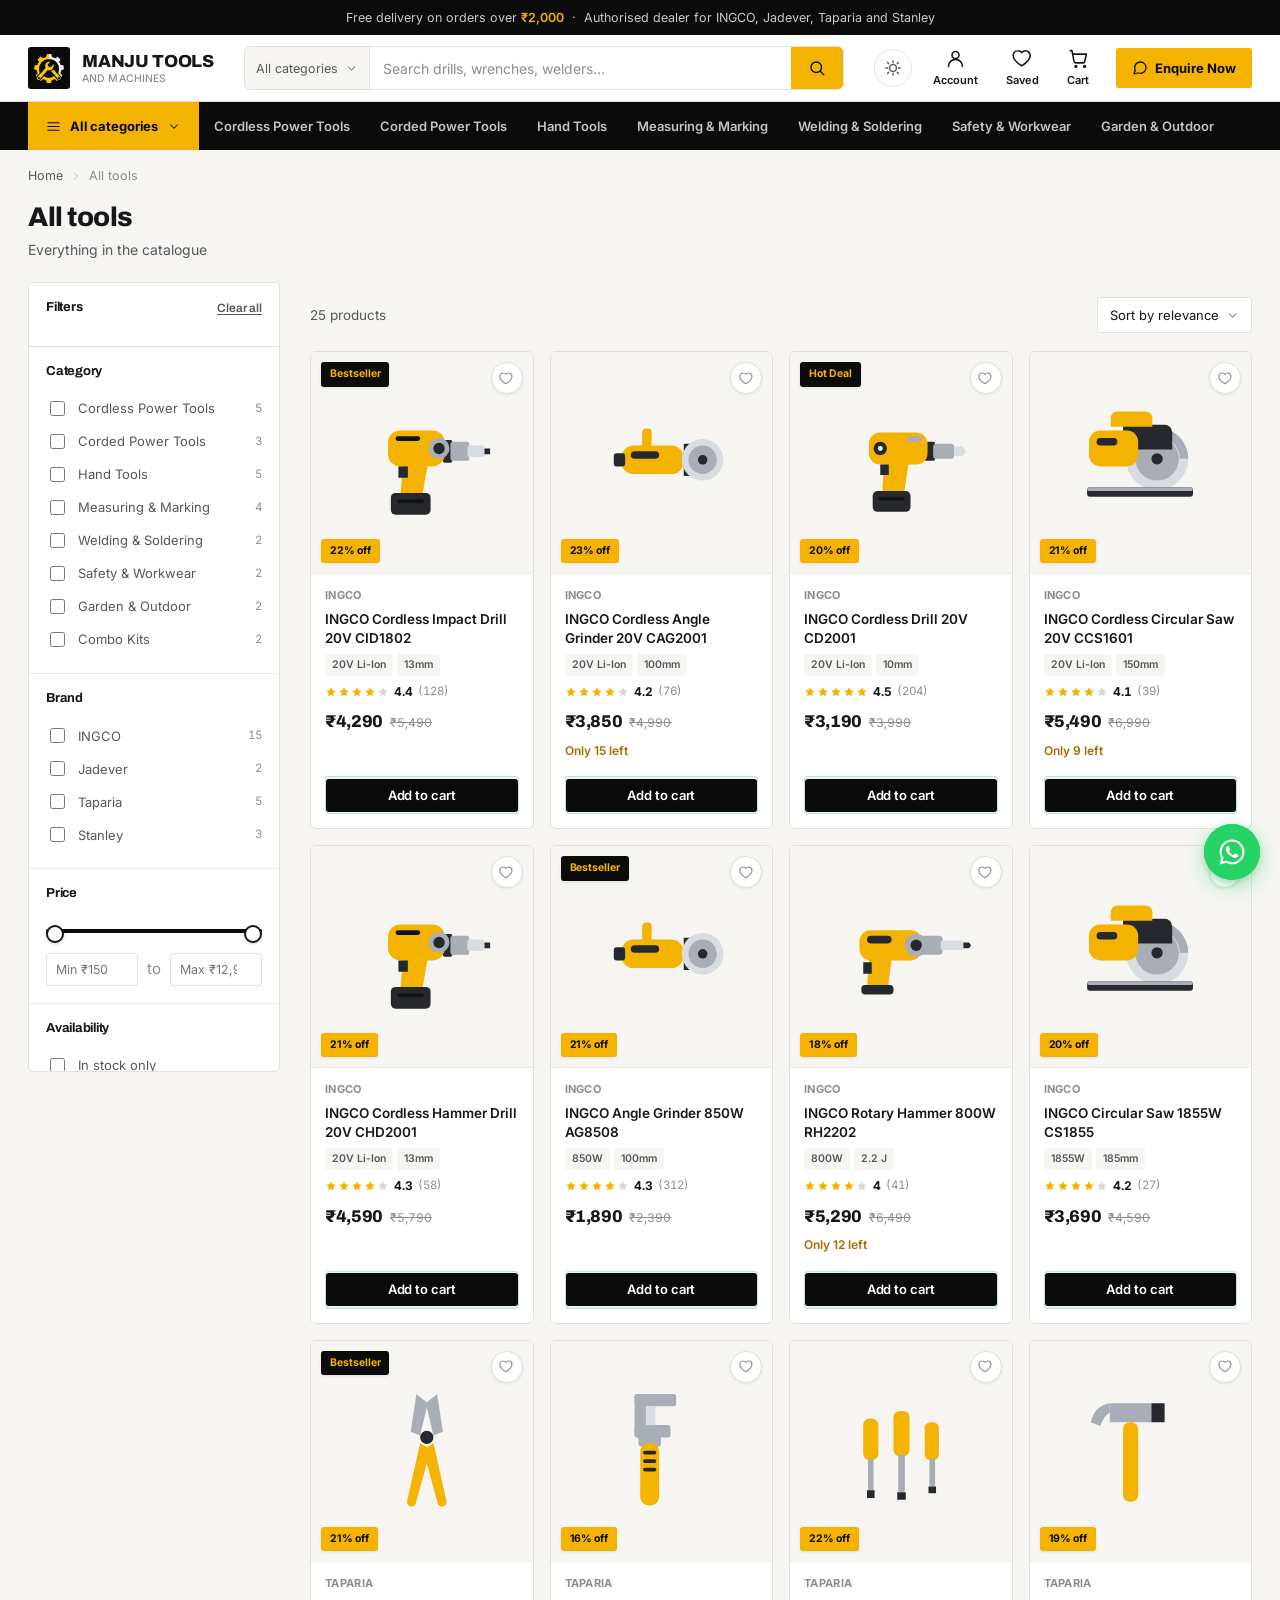
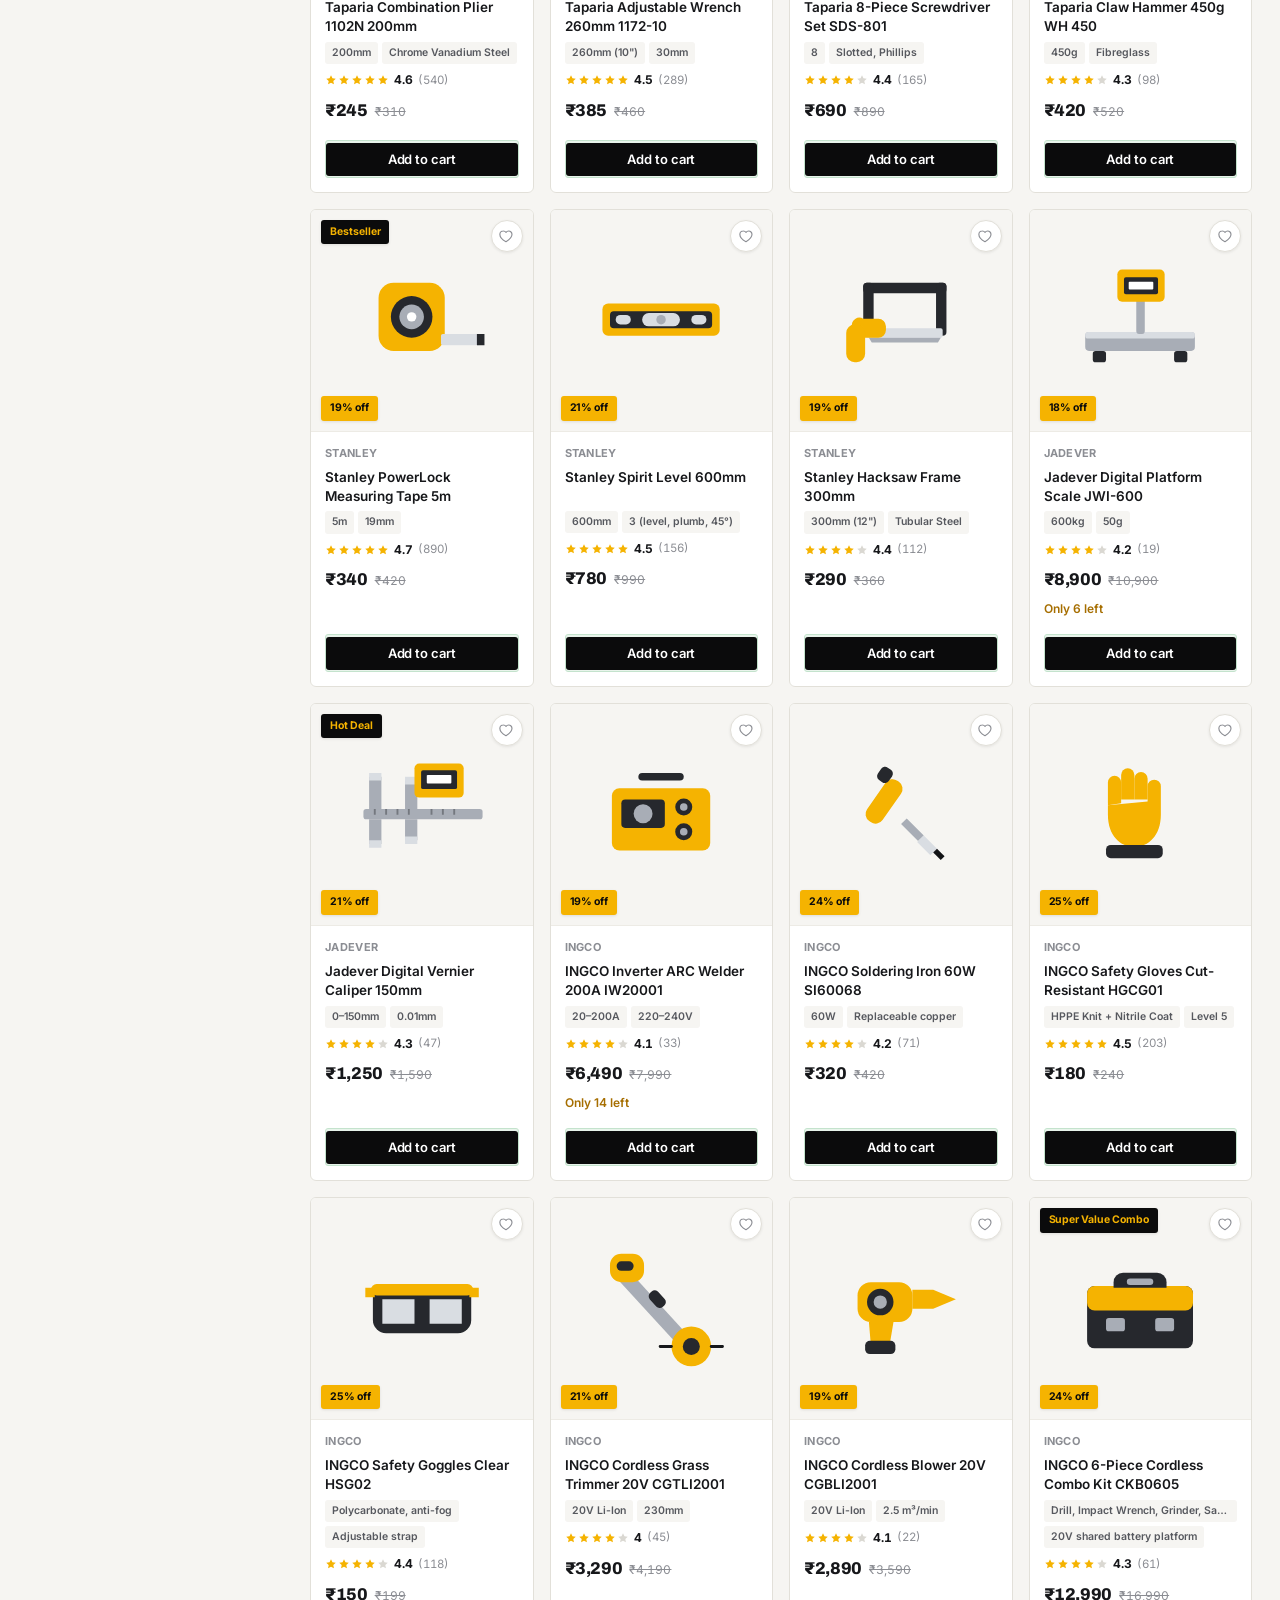
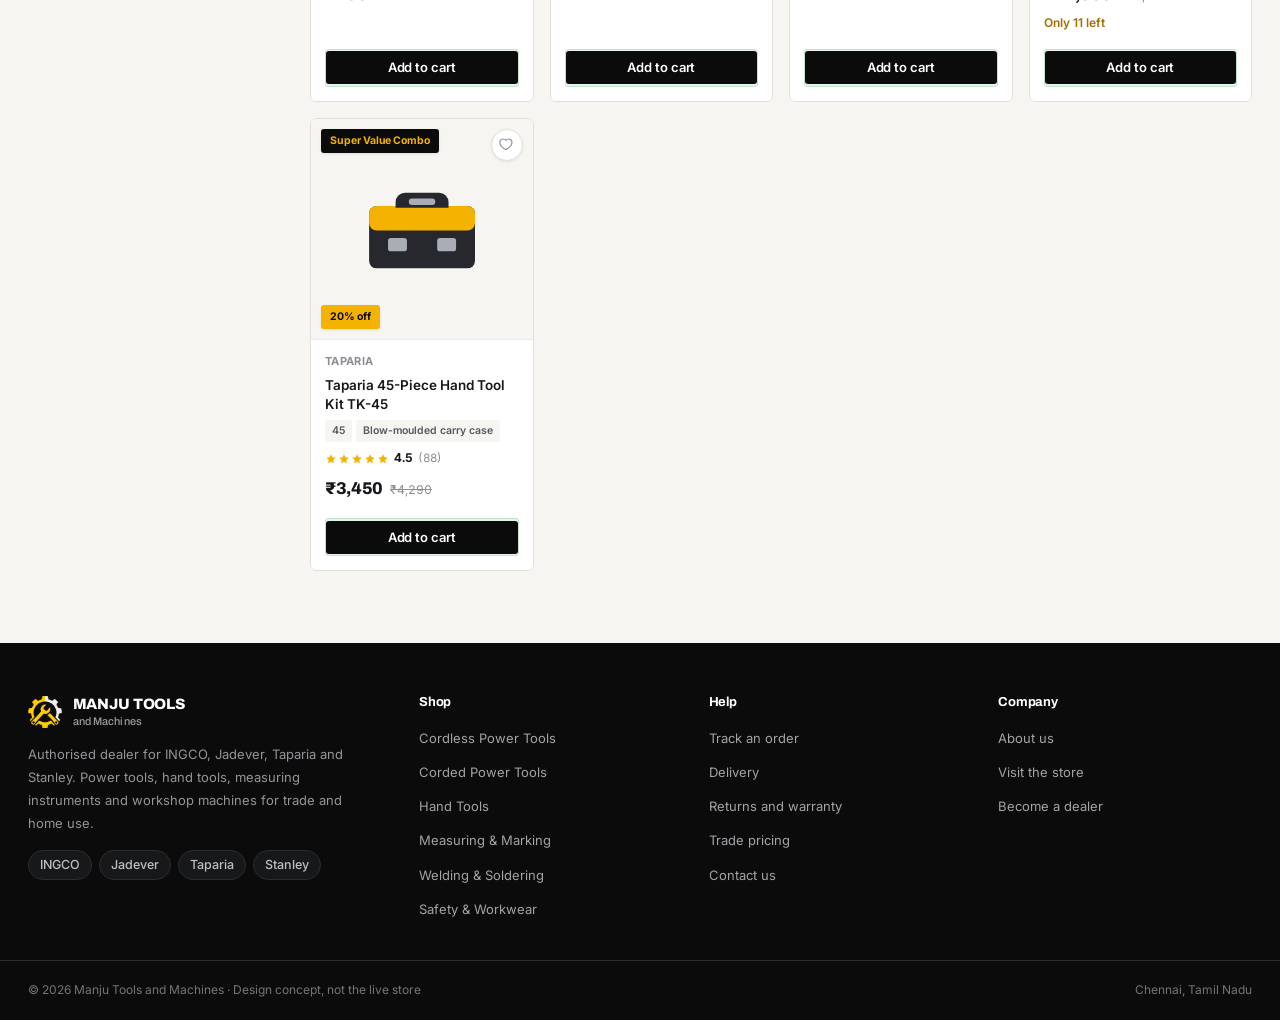
<file: category.html>
<!DOCTYPE html>
<html lang="en">
<head>
<meta charset="UTF-8">
<meta name="viewport" content="width=device-width, initial-scale=1.0">
<script>
  // Applied inline, before first paint, so switching themes never
  // flashes the wrong one for a frame. js/ui.js wires the toggle
  // itself and keeps this in sync on click.
  (function () {
    try {
      var saved = localStorage.getItem("mtm_theme");
      if (saved === "dark" || saved === "light") {
        document.documentElement.setAttribute("data-theme", saved);
      }
    } catch (e) {}
  })();
</script>
<title>Shop all tools — Manju Tools and Machines</title>
<meta name="description" content="Browse power tools, hand tools, measuring instruments and safety gear from INGCO, Jadever, Taparia and Stanley.">
<link rel="preconnect" href="https://fonts.googleapis.com">
<link rel="preconnect" href="https://fonts.gstatic.com" crossorigin>
<link href="https://fonts.googleapis.com/css2?family=Archivo:wght@600;700;800&family=Inter:wght@400;500;600;700&display=swap" rel="stylesheet">
<link rel="icon" href="images/logo-mark.png">
<link rel="stylesheet" href="css/base.css">
<link rel="stylesheet" href="css/layout.css">
<link rel="stylesheet" href="css/components.css">
</head>
<body>

<a href="#main" class="skip-link">Skip to content</a>

<div class="announce">Free delivery on orders over <strong>&#8377;2,000</strong> &nbsp;&#183;&nbsp; Authorised dealer for INGCO, Jadever, Taparia and Stanley</div>

<header class="site-header">
  <div class="container header-row">
    <button class="nav-toggle" id="navToggle" aria-label="Open menu" aria-controls="mobileDrawer">
      <svg viewBox="0 0 24 24" fill="none" stroke="currentColor" stroke-width="1.8" stroke-linecap="round"><path d="M3 6h18M3 12h18M3 18h18"/></svg>
    </button>

    <a href="index.html" class="logo" aria-label="Manju Tools and Machines, home">
      <span class="logo-mark"><img src="images/logo-mark.png" alt=""></span>
      <span class="logo-text">Manju Tools<span>and Machines</span></span>
    </a>

    <form class="search-form" id="siteSearchForm" role="search" data-local-search="1">
      <div class="search-select" id="searchScopeSelect" aria-label="Search within"></div>
      <input type="search" class="search-input" id="searchInput" placeholder="Search drills, wrenches, welders&#8230;" aria-label="Search products">
      <button type="submit" class="search-submit" aria-label="Search">
        <svg viewBox="0 0 24 24" fill="none" stroke="currentColor" stroke-width="1.8" stroke-linecap="round"><circle cx="11" cy="11" r="7"/><path d="M21 21l-4.3-4.3"/></svg>
      </button>
    </form>

    <div class="header-actions">
      <button type="button" class="theme-toggle" id="themeToggle" aria-label="Switch to dark mode" aria-pressed="false">
        <svg class="theme-icon-sun" viewBox="0 0 24 24" fill="none" stroke="currentColor" stroke-width="1.8" stroke-linecap="round" stroke-linejoin="round"><circle cx="12" cy="12" r="4.5"/><path d="M12 2.5v2.5M12 19v2.5M4.6 4.6l1.8 1.8M17.6 17.6l1.8 1.8M2.5 12h2.5M19 12h2.5M4.6 19.4l1.8-1.8M17.6 6.4l1.8-1.8"/></svg>
        <svg class="theme-icon-moon" viewBox="0 0 24 24" fill="none" stroke="currentColor" stroke-width="1.8" stroke-linecap="round" stroke-linejoin="round"><path d="M20 14.5A8.5 8.5 0 1 1 9.5 4a7 7 0 0 0 10.5 10.5z"/></svg>
      </button>
      <a href="#" class="header-action">
        <svg viewBox="0 0 24 24" fill="none" stroke="currentColor" stroke-width="1.8" stroke-linecap="round" stroke-linejoin="round"><circle cx="12" cy="8" r="4"/><path d="M4 21c0-4.4 3.6-8 8-8s8 3.6 8 8"/></svg>
        <span class="hide-mobile">Account</span>
      </a>
      <a href="wishlist.html" class="header-action">
        <span class="count-badge nums" data-wishlist-count>0</span>
        <svg viewBox="0 0 24 24" fill="none" stroke="currentColor" stroke-width="1.8" stroke-linecap="round" stroke-linejoin="round"><path d="M20.8 8.6c0-3-2.4-5.4-5.4-5.4-1.7 0-3.2.8-4.2 2.1A5.4 5.4 0 0 0 6.8 3.2c-3 0-5.4 2.4-5.4 5.4 0 6 8.9 11.2 9.8 11.7.9-.5 9.6-5.7 9.6-11.7Z"/></svg>
        <span class="hide-mobile">Saved</span>
      </a>
      <a href="cart.html" class="header-action">
        <span class="count-badge nums" data-cart-count>0</span>
        <svg viewBox="0 0 24 24" fill="none" stroke="currentColor" stroke-width="1.8" stroke-linecap="round" stroke-linejoin="round"><circle cx="9" cy="21" r="1"/><circle cx="19" cy="21" r="1"/><path d="M2.5 3h2l2.4 12.4a2 2 0 0 0 2 1.6h8.2a2 2 0 0 0 2-1.6L21 7H6"/></svg>
        <span class="hide-mobile">Cart</span>
      </a>
      <a href="contact.html" class="enquire-btn">
        <svg viewBox="0 0 24 24" fill="none" stroke="currentColor" stroke-width="1.9" stroke-linecap="round" stroke-linejoin="round"><path d="M21 11.5a8.4 8.4 0 0 1-.9 3.8 8.5 8.5 0 0 1-7.6 4.7 8.4 8.4 0 0 1-3.8-.9L3 21l1.9-5.7a8.4 8.4 0 0 1-.9-3.8 8.5 8.5 0 0 1 4.7-7.6 8.4 8.4 0 0 1 3.8-.9h.5a8.48 8.48 0 0 1 8 8v.5z"/></svg>
        Enquire Now
      </a>
    </div>
  </div>
</header>

<nav class="category-bar" aria-label="Product categories">
  <div class="container category-bar-inner">
    <button class="all-cats-trigger" id="allCatsTrigger" aria-expanded="false" aria-controls="megaMenu">
      <svg viewBox="0 0 24 24" fill="none" stroke="currentColor" stroke-width="1.8" stroke-linecap="round"><path d="M3 6h18M3 12h18M3 18h18"/></svg>
      All categories
      <span class="chev" style="display:flex;width:14px;height:14px;">
        <svg viewBox="0 0 24 24" fill="none" stroke="currentColor" stroke-width="1.8" stroke-linecap="round" stroke-linejoin="round"><path d="M6 9l6 6 6-6"/></svg>
      </span>
    </button>
    <div id="categoryBarLinks" style="display:flex;height:100%;"></div>
  </div>
  <div class="mega-menu" id="megaMenu"></div>
</nav>

<div class="mobile-drawer" id="mobileDrawer">
  <div class="mobile-drawer-backdrop"></div>
  <div class="mobile-drawer-panel">
    <div class="mobile-drawer-head">
      <span>Browse categories</span>
      <button id="mobileDrawerClose" aria-label="Close menu">
        <svg viewBox="0 0 24 24" fill="none" stroke="currentColor" stroke-width="1.8" stroke-linecap="round"><path d="M18 6 6 18M6 6l12 12"/></svg>
      </button>
    </div>
    <div id="mobileDrawerBody"></div>
  </div>
</div>

<main id="main">
  <div class="container">
    <nav class="breadcrumb" aria-label="Breadcrumb">
      <a href="index.html">Home</a>
      <svg viewBox="0 0 24 24" fill="none" stroke="currentColor" stroke-width="1.8" stroke-linecap="round"><path d="M9 6l6 6-6 6"/></svg>
      <span id="breadcrumbCurrent">All tools</span>
    </nav>

    <div class="page-head">
      <h1 id="pageTitle">All tools</h1>
      <p id="pageSubtitle"></p>
    </div>

    <div class="shop-layout">
      <aside class="filter-panel" id="filterPanel" aria-label="Filters">
        <div class="filter-group">
          <h4>Filters <button class="clear-filters" id="clearFilters">Clear all</button></h4>
        </div>
        <div class="filter-group">
          <h4>Category</h4>
          <div id="filterCategoryList"></div>
        </div>
        <div class="filter-group">
          <h4>Brand</h4>
          <div id="filterBrandList"></div>
        </div>
        <div class="filter-group">
          <h4>Price</h4>
          <div class="price-slider" id="priceSlider">
            <div class="price-slider-track"></div>
            <div class="price-slider-range" id="priceSliderRange"></div>
            <input type="range" id="priceSliderMin" aria-label="Minimum price">
            <input type="range" id="priceSliderMax" aria-label="Maximum price">
          </div>
          <div class="price-range-row">
            <input type="number" id="priceMin" placeholder="Min" aria-label="Minimum price" min="0">
            <span style="color:var(--text-faint);">to</span>
            <input type="number" id="priceMax" placeholder="Max" aria-label="Maximum price" min="0">
          </div>
        </div>
        <div class="filter-group">
          <h4>Availability</h4>
          <label class="filter-option">
            <input type="checkbox" id="filterInStock">
            In stock only
          </label>
        </div>
        <div class="filter-group">
          <button class="btn btn--dark btn--full btn--sm" id="applyFiltersMobile">Show results</button>
        </div>
      </aside>

      <div>
        <div class="active-filter-chips" id="activeChips"></div>
        <div class="shop-toolbar">
          <span class="count-label" id="resultsCount">0 products</span>
          <div class="sort-select" id="sortSelect" aria-label="Sort products"></div>
        </div>
        <div class="product-grid" id="productGrid"></div>
      </div>
    </div>
  </div>

  <button class="filter-fab" id="filterFab">
    <svg viewBox="0 0 24 24" fill="none" stroke="currentColor" stroke-width="1.8" stroke-linecap="round"><path d="M4 6h16M7 12h10M10 18h4"/></svg>
    Filters
  </button>
</main>

<footer class="site-footer">
  <div class="container footer-top">
    <div>
      <div class="footer-brand-mark">
        <img src="images/logo-mark.png" alt="">
        <span>Manju Tools<span class="footer-brand-sub">and Machines</span></span>
      </div>
      <p class="footer-desc">Authorised dealer for INGCO, Jadever, Taparia and Stanley. Power tools, hand tools, measuring instruments and workshop machines for trade and home use.</p>
      <div class="footer-brands">
        <span class="chip">INGCO</span>
        <span class="chip">Jadever</span>
        <span class="chip">Taparia</span>
        <span class="chip">Stanley</span>
      </div>
    </div>
    <div class="footer-col">
      <h4>Shop</h4>
      <ul id="footerCatList"></ul>
    </div>
    <div class="footer-col">
      <h4>Help</h4>
      <ul>
        <li><a href="#">Track an order</a></li>
        <li><a href="#">Delivery</a></li>
        <li><a href="#">Returns and warranty</a></li>
        <li><a href="#">Trade pricing</a></li>
        <li><a href="contact.html">Contact us</a></li>
      </ul>
    </div>
    <div class="footer-col">
      <h4>Company</h4>
      <ul>
        <li><a href="#">About us</a></li>
        <li><a href="#">Visit the store</a></li>
        <li><a href="#">Become a dealer</a></li>
      </ul>
    </div>
  </div>
  <div class="container footer-bottom">
    <span>&#169; 2026 Manju Tools and Machines &#183; Design concept, not the live store</span>
    <span>Chennai, Tamil Nadu</span>
  </div>
</footer>

<script src="js/data.js"></script>
<script src="js/icons.js"></script>
<script src="js/store.js"></script>
<script src="js/ui.js"></script>
<script>

(function () {
  const params = new URLSearchParams(location.search);
  const state = {
    sub: params.get("sub") || null,
    q: params.get("q") || "",
    deal: params.get("deal") || null,
    sort: "relevance",
    priceMin: null,
    priceMax: null,
    inStock: false,
    cats: new Set(params.get("cat") ? [params.get("cat")] : []),
    brands: new Set(params.get("brand") ? [params.get("brand")] : []),
  };

  const grid = document.getElementById("productGrid");
  const resultsCount = document.getElementById("resultsCount");
  const pageTitle = document.getElementById("pageTitle");
  const pageSubtitle = document.getElementById("pageSubtitle");
  const breadcrumbCurrent = document.getElementById("breadcrumbCurrent");
  const catList = document.getElementById("filterCategoryList");
  const brandList = document.getElementById("filterBrandList");

  function buildFilterLists() {
    catList.innerHTML = CATEGORIES.map(c => {
      const count = PRODUCTS.filter(p => p.category === c.id).length;
      return `<label class="filter-option">
        <input type="checkbox" data-filter="cat" value="${c.id}" ${state.cats.has(c.id) ? "checked" : ""}>
        ${c.name} <span class="count nums">${count}</span>
      </label>`;
    }).join("");

    brandList.innerHTML = BRANDS.map(b => {
      const count = PRODUCTS.filter(p => p.brand === b.id).length;
      return `<label class="filter-option">
        <input type="checkbox" data-filter="brand" value="${b.id}" ${state.brands.has(b.id) ? "checked" : ""}>
        ${b.name} <span class="count nums">${count}</span>
      </label>`;
    }).join("");
  }

  // Delegated so the lists can be re-rendered freely
  document.addEventListener("change", (e) => {
    const input = e.target;
    if (!input.dataset || !input.dataset.filter) return;
    const set = input.dataset.filter === "cat" ? state.cats : state.brands;
    input.checked ? set.add(input.value) : set.delete(input.value);
    if (input.dataset.filter === "cat") state.sub = null;
    render();
  });

  function getFiltered() {
    let list = [...PRODUCTS];

    if (state.q) {
      const q = state.q.toLowerCase();
      list = list.filter(p =>
        p.name.toLowerCase().includes(q) ||
        p.sub.toLowerCase().includes(q) ||
        getBrand(p.brand).name.toLowerCase().includes(q)
      );
    }
    if (state.deal === "hot") list = list.filter(p => discountPct(p.price, p.mrp) >= 15);
    if (state.cats.size) list = list.filter(p => state.cats.has(p.category));
    if (state.brands.size) list = list.filter(p => state.brands.has(p.brand));
    if (state.sub) list = list.filter(p => p.sub === state.sub);
    if (state.priceMin != null) list = list.filter(p => p.price >= state.priceMin);
    if (state.priceMax != null) list = list.filter(p => p.price <= state.priceMax);
    if (state.inStock) list = list.filter(p => p.stock > 0);

    if (state.sort === "price-low") list.sort((a, b) => a.price - b.price);
    else if (state.sort === "price-high") list.sort((a, b) => b.price - a.price);
    else if (state.sort === "rating") list.sort((a, b) => b.rating - a.rating);
    else if (state.sort === "discount") list.sort((a, b) => discountPct(b.price, b.mrp) - discountPct(a.price, a.mrp));

    return list;
  }

  function updateTitle() {
    let title = "All tools", crumb = "All tools", sub = "Everything in the catalogue";
    if (state.sub) {
      title = state.sub; crumb = state.sub; sub = "";
    } else if (state.q) {
      title = `Results for \u201c${state.q}\u201d`; crumb = "Search"; sub = "";
    } else if (state.deal === "hot") {
      title = "This week's deals"; crumb = "Deals"; sub = "Reduced while stock lasts";
    } else if (state.cats.size === 1) {
      const cat = getCategory([...state.cats][0]);
      if (cat) { title = cat.name; crumb = cat.name; sub = `${cat.sub.length} types in this category`; }
    }
    pageTitle.textContent = title;
    breadcrumbCurrent.textContent = crumb;
    pageSubtitle.textContent = sub;
    pageSubtitle.style.display = sub ? "" : "none";
    document.title = `${title} — Manju Tools and Machines`;
  }

  const X_ICON = '<svg viewBox="0 0 24 24" fill="none" stroke="currentColor" stroke-width="2.2" stroke-linecap="round"><path d="M18 6 6 18M6 6l12 12"/></svg>';

  function renderChips() {
    const wrap = document.getElementById("activeChips");
    const chips = [];
    state.cats.forEach(id => {
      const c = getCategory(id);
      chips.push({ label: c ? c.name : id, clear: () => state.cats.delete(id) });
    });
    state.brands.forEach(id => {
      const b = getBrand(id);
      chips.push({ label: b ? b.name : id, clear: () => state.brands.delete(id) });
    });
    if (state.sub) chips.push({ label: state.sub, clear: () => { state.sub = null; } });
    if (state.inStock) chips.push({ label: "In stock only", clear: () => {
      state.inStock = false;
      document.getElementById("filterInStock").checked = false;
    }});
    if (state.q) chips.push({ label: `\u201c${state.q}\u201d`, clear: () => {
      state.q = "";
      document.getElementById("searchInput").value = "";
    }});

    wrap.innerHTML = chips.map((c, i) =>
      `<span class="active-filter-chip">${c.label}<button data-chip="${i}" aria-label="Remove ${c.label} filter">${X_ICON}</button></span>`
    ).join("");

    wrap.querySelectorAll("[data-chip]").forEach(btn => {
      btn.addEventListener("click", () => { chips[Number(btn.dataset.chip)].clear(); render(); });
    });
  }

  function render() {
    const filtered = getFiltered();
    resultsCount.textContent = `${filtered.length} product${filtered.length === 1 ? "" : "s"}`;
    renderProductGrid(grid, filtered);
    updateTitle();
    renderChips();
    buildFilterLists();
  }

  // Price bounds come from the actual catalog so the slider's range is real
  const ALL_PRICES = PRODUCTS.map(p => p.price);
  const PRICE_FLOOR = Math.floor(Math.min(...ALL_PRICES) / 10) * 10;
  const PRICE_CEIL = Math.ceil(Math.max(...ALL_PRICES) / 10) * 10;

  const sliderMin = document.getElementById("priceSliderMin");
  const sliderMax = document.getElementById("priceSliderMax");
  const sliderRange = document.getElementById("priceSliderRange");
  const inputMin = document.getElementById("priceMin");
  const inputMax = document.getElementById("priceMax");

  [sliderMin, sliderMax].forEach(el => {
    el.min = PRICE_FLOOR;
    el.max = PRICE_CEIL;
  });
  sliderMin.value = PRICE_FLOOR;
  sliderMax.value = PRICE_CEIL;
  inputMin.placeholder = "Min " + formatINR(PRICE_FLOOR);
  inputMax.placeholder = "Max " + formatINR(PRICE_CEIL);

  function paintSliderRange() {
    const lo = Number(sliderMin.value), hi = Number(sliderMax.value);
    const pct = v => ((v - PRICE_FLOOR) / (PRICE_CEIL - PRICE_FLOOR)) * 100;
    sliderRange.style.left = pct(lo) + "%";
    sliderRange.style.right = (100 - pct(hi)) + "%";
  }
  paintSliderRange();

  // Dragging fires "input" continuously — repainting the whole product
  // grid on every pixel of movement is what made this feel laggy/frantic.
  // The handle position and number boxes update immediately (cheap), but
  // the actual filtered re-render is debounced until the drag settles.
  let sliderRenderTimer = null;
  function scheduleFilteredRender() {
    clearTimeout(sliderRenderTimer);
    sliderRenderTimer = setTimeout(render, 220);
  }

  function onSliderInput(moved) {
    let lo = Number(sliderMin.value), hi = Number(sliderMax.value);
    // Keep handles from crossing — always leave at least a sliver between them
    if (lo > hi) {
      if (moved === "min") { lo = hi; sliderMin.value = lo; }
      else { hi = lo; sliderMax.value = hi; }
    }
    paintSliderRange();
    state.priceMin = lo <= PRICE_FLOOR ? null : lo;
    state.priceMax = hi >= PRICE_CEIL ? null : hi;
    inputMin.value = lo <= PRICE_FLOOR ? "" : lo;
    inputMax.value = hi >= PRICE_CEIL ? "" : hi;
    scheduleFilteredRender();
  }
  sliderMin.addEventListener("input", () => onSliderInput("min"));
  sliderMax.addEventListener("input", () => onSliderInput("max"));
  // A released handle (mouse up / touch end / arrow-key commit) should
  // reflect immediately rather than waiting out the debounce window.
  sliderMin.addEventListener("change", () => { clearTimeout(sliderRenderTimer); render(); });
  sliderMax.addEventListener("change", () => { clearTimeout(sliderRenderTimer); render(); });

  function onNumberInput() {
    let lo = inputMin.value === "" ? PRICE_FLOOR : Number(inputMin.value);
    let hi = inputMax.value === "" ? PRICE_CEIL : Number(inputMax.value);
    lo = Math.max(PRICE_FLOOR, Math.min(lo, PRICE_CEIL));
    hi = Math.max(PRICE_FLOOR, Math.min(hi, PRICE_CEIL));
    if (lo > hi) [lo, hi] = [hi, lo];
    sliderMin.value = lo;
    sliderMax.value = hi;
    paintSliderRange();
    state.priceMin = lo <= PRICE_FLOOR ? null : lo;
    state.priceMax = hi >= PRICE_CEIL ? null : hi;
    render();
  }
  inputMin.addEventListener("change", onNumberInput);
  inputMax.addEventListener("change", onNumberInput);

  document.getElementById("filterInStock").addEventListener("change", e => {
    state.inStock = e.target.checked;
    render();
  });
  buildDropdown(document.getElementById("sortSelect"), {
    options: [
      { value: "relevance", label: "Sort by relevance" },
      { value: "price-low", label: "Price, low to high" },
      { value: "price-high", label: "Price, high to low" },
      { value: "rating", label: "Highest rated" },
      { value: "discount", label: "Biggest discount" },
    ],
    value: state.sort,
    onChange: (v) => { state.sort = v; render(); },
  });
  document.getElementById("clearFilters").addEventListener("click", () => {
    state.cats.clear(); state.brands.clear();
    state.sub = null; state.inStock = false;
    state.priceMin = null; state.priceMax = null; state.q = "";
    sliderMin.value = PRICE_FLOOR;
    sliderMax.value = PRICE_CEIL;
    paintSliderRange();
    document.getElementById("priceMin").value = "";
    document.getElementById("priceMax").value = "";
    document.getElementById("filterInStock").checked = false;
    document.getElementById("searchInput").value = "";
    render();
  });

  const filterPanel = document.getElementById("filterPanel");
  document.getElementById("filterFab").addEventListener("click", () => {
    filterPanel.classList.add("open");
    document.body.style.overflow = "hidden";
  });
  document.getElementById("applyFiltersMobile").addEventListener("click", () => {
    filterPanel.classList.remove("open");
    document.body.style.overflow = "";
  });

  // Search filters in place on this page rather than reloading
  const searchInput = document.getElementById("searchInput");
  if (state.q) searchInput.value = state.q;
  document.getElementById("siteSearchForm").addEventListener("submit", (e) => {
    e.preventDefault();
    state.q = searchInput.value.trim();
    render();
  });

  render();
})();

</script>

<a href="contact.html" class="enquire-fab" aria-label="Enquire now">
  <svg viewBox="0 0 24 24" fill="none" stroke="currentColor" stroke-width="1.9" stroke-linecap="round" stroke-linejoin="round"><path d="M21 11.5a8.4 8.4 0 0 1-.9 3.8 8.5 8.5 0 0 1-7.6 4.7 8.4 8.4 0 0 1-3.8-.9L3 21l1.9-5.7a8.4 8.4 0 0 1-.9-3.8 8.5 8.5 0 0 1 4.7-7.6 8.4 8.4 0 0 1 3.8-.9h.5a8.48 8.48 0 0 1 8 8v.5z"/></svg>
</a>
<a href="https://wa.me/919629885790?text=Hi%2C%20I%27d%20like%20to%20ask%20about%20a%20tool%20on%20your%20site."
   class="whatsapp-fab" target="_blank" rel="noopener" aria-label="Chat with us on WhatsApp">
  <svg viewBox="0 0 24 24" fill="currentColor"><path d="M12.04 2C6.58 2 2.13 6.45 2.13 11.91c0 1.75.46 3.45 1.32 4.95L2.05 22l5.25-1.38c1.45.79 3.08 1.21 4.74 1.21h.01c5.46 0 9.91-4.45 9.91-9.91 0-2.65-1.03-5.14-2.9-7.01A9.82 9.82 0 0 0 12.04 2m0 1.67c2.2 0 4.26.86 5.82 2.42a8.2 8.2 0 0 1 2.41 5.82c0 4.54-3.7 8.24-8.24 8.24-1.48 0-2.93-.4-4.2-1.15l-.3-.18-3.12.82.83-3.04-.2-.31a8.18 8.18 0 0 1-1.25-4.38c0-4.54 3.7-8.24 8.25-8.24M8.53 7.33c-.16 0-.43.06-.66.31s-.87.86-.87 2.07.89 2.4 1.02 2.57c.12.16 1.75 2.67 4.25 3.74.59.26 1.06.41 1.42.52.6.19 1.14.16 1.57.1.48-.07 1.47-.6 1.68-1.18s.21-1.07.14-1.18c-.06-.1-.23-.16-.48-.28s-1.47-.72-1.7-.81-.4-.13-.56.13-.64.81-.78.97-.29.19-.53.06a6.7 6.7 0 0 1-1.98-1.22 7.45 7.45 0 0 1-1.37-1.71c-.14-.25-.01-.38.11-.5.11-.11.25-.29.37-.44.12-.14.16-.25.24-.41.08-.16.04-.31-.02-.44-.06-.13-.56-1.4-.78-1.91-.2-.5-.41-.43-.56-.43z"/></svg>
</a>

</body>
</html>
</file>
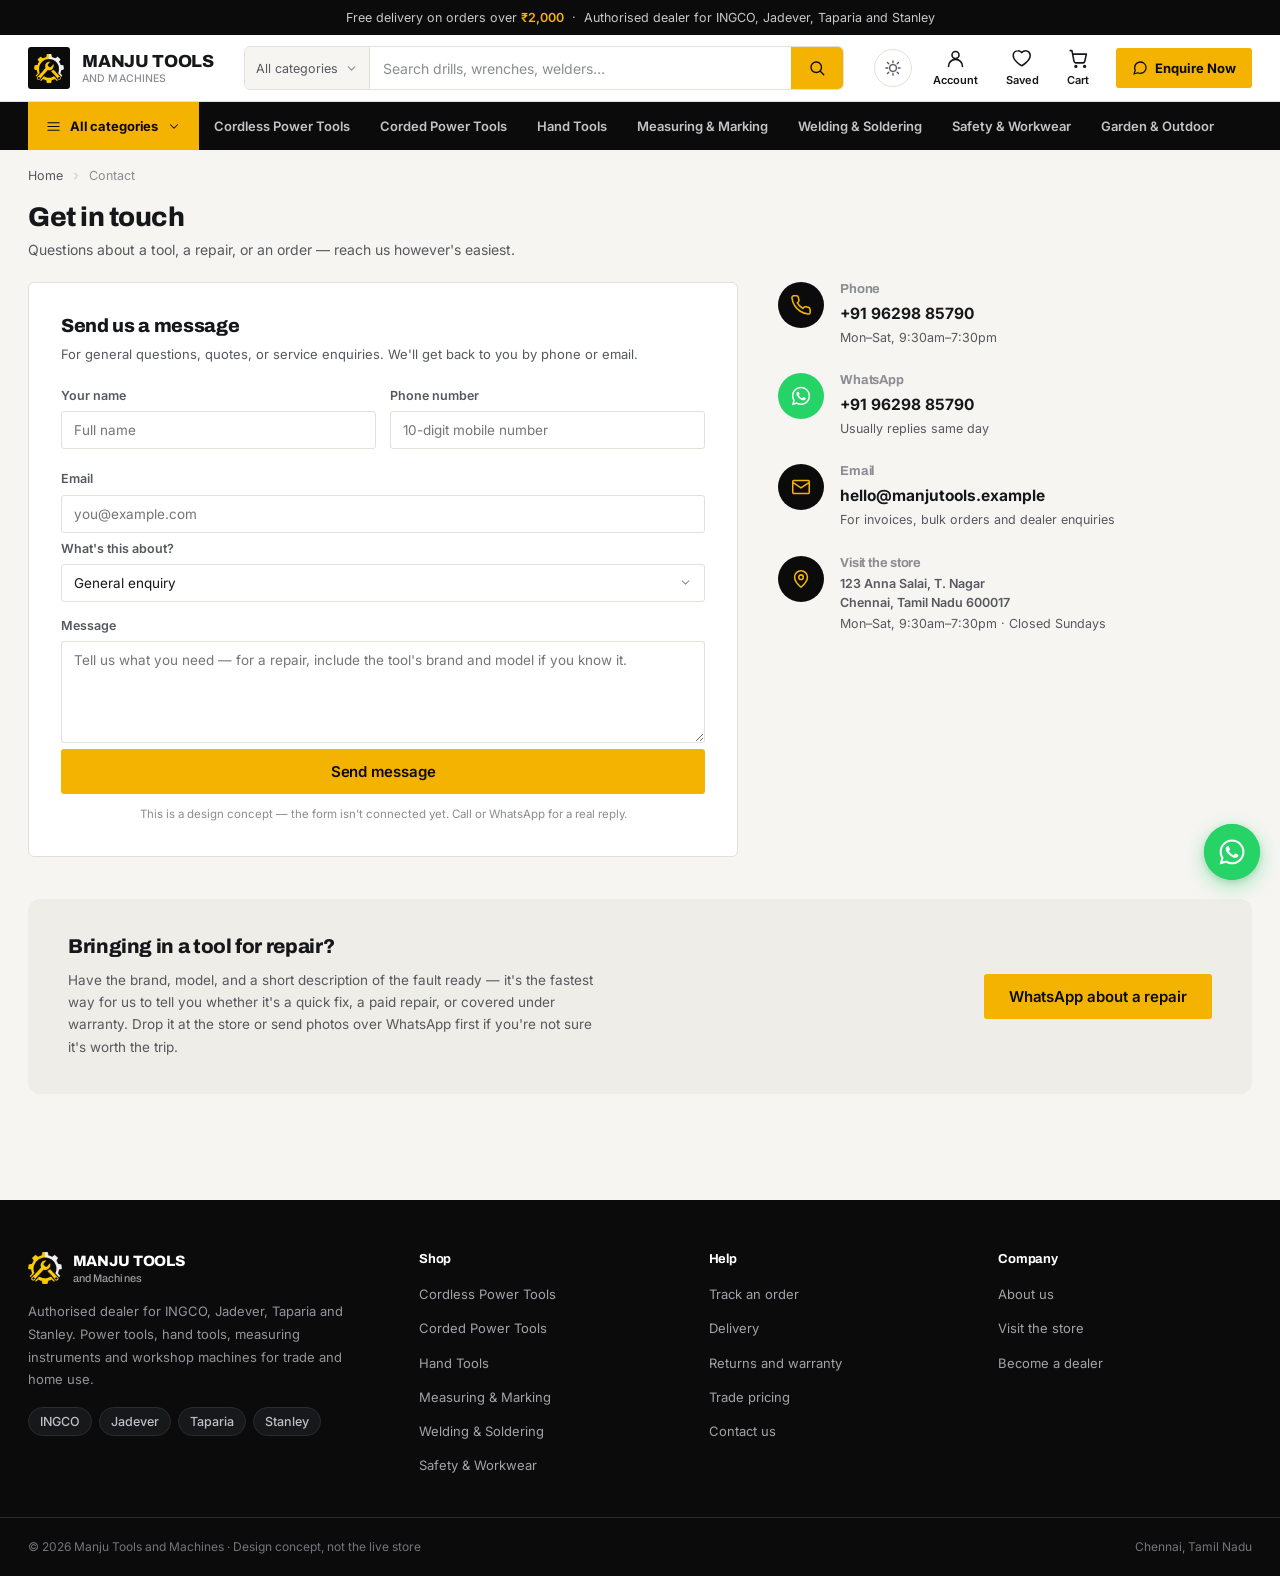
<file: contact.html>
<!DOCTYPE html>
<html lang="en">
<head>
<meta charset="UTF-8">
<meta name="viewport" content="width=device-width, initial-scale=1.0">
<script>
  // Applied inline, before first paint, so switching themes never
  // flashes the wrong one for a frame. js/ui.js wires the toggle
  // itself and keeps this in sync on click.
  (function () {
    try {
      var saved = localStorage.getItem("mtm_theme");
      if (saved === "dark" || saved === "light") {
        document.documentElement.setAttribute("data-theme", saved);
      }
    } catch (e) {}
  })();
</script>
<title>Contact us — Manju Tools and Machines</title>
<meta name="description" content="Phone, WhatsApp, email and store address for Manju Tools and Machines, plus service and repair enquiries.">
<link rel="preconnect" href="https://fonts.googleapis.com">
<link rel="preconnect" href="https://fonts.gstatic.com" crossorigin>
<link href="https://fonts.googleapis.com/css2?family=Archivo:wght@600;700;800&family=Inter:wght@400;500;600;700&display=swap" rel="stylesheet">
<link rel="icon" href="images/logo-mark.png">
<link rel="stylesheet" href="css/base.css">
<link rel="stylesheet" href="css/layout.css">
<link rel="stylesheet" href="css/components.css">
</head>
<body>

<a href="#main" class="skip-link">Skip to content</a>

<div class="announce">Free delivery on orders over <strong>&#8377;2,000</strong> &nbsp;&#183;&nbsp; Authorised dealer for INGCO, Jadever, Taparia and Stanley</div>

<header class="site-header">
  <div class="container header-row">
    <button class="nav-toggle" id="navToggle" aria-label="Open menu" aria-controls="mobileDrawer">
      <svg viewBox="0 0 24 24" fill="none" stroke="currentColor" stroke-width="1.8" stroke-linecap="round"><path d="M3 6h18M3 12h18M3 18h18"/></svg>
    </button>

    <a href="index.html" class="logo" aria-label="Manju Tools and Machines, home">
      <span class="logo-mark"><img src="images/logo-mark.png" alt=""></span>
      <span class="logo-text">Manju Tools<span>and Machines</span></span>
    </a>

    <form class="search-form" id="siteSearchForm" role="search">
      <div class="search-select" id="searchScopeSelect" aria-label="Search within"></div>
      <input type="search" class="search-input" id="searchInput" placeholder="Search drills, wrenches, welders&#8230;" aria-label="Search products">
      <button type="submit" class="search-submit" aria-label="Search">
        <svg viewBox="0 0 24 24" fill="none" stroke="currentColor" stroke-width="1.8" stroke-linecap="round"><circle cx="11" cy="11" r="7"/><path d="M21 21l-4.3-4.3"/></svg>
      </button>
    </form>

    <div class="header-actions">
      <button type="button" class="theme-toggle" id="themeToggle" aria-label="Switch to dark mode" aria-pressed="false">
        <svg class="theme-icon-sun" viewBox="0 0 24 24" fill="none" stroke="currentColor" stroke-width="1.8" stroke-linecap="round" stroke-linejoin="round"><circle cx="12" cy="12" r="4.5"/><path d="M12 2.5v2.5M12 19v2.5M4.6 4.6l1.8 1.8M17.6 17.6l1.8 1.8M2.5 12h2.5M19 12h2.5M4.6 19.4l1.8-1.8M17.6 6.4l1.8-1.8"/></svg>
        <svg class="theme-icon-moon" viewBox="0 0 24 24" fill="none" stroke="currentColor" stroke-width="1.8" stroke-linecap="round" stroke-linejoin="round"><path d="M20 14.5A8.5 8.5 0 1 1 9.5 4a7 7 0 0 0 10.5 10.5z"/></svg>
      </button>
      <a href="#" class="header-action">
        <svg viewBox="0 0 24 24" fill="none" stroke="currentColor" stroke-width="1.8" stroke-linecap="round" stroke-linejoin="round"><circle cx="12" cy="8" r="4"/><path d="M4 21c0-4.4 3.6-8 8-8s8 3.6 8 8"/></svg>
        <span class="hide-mobile">Account</span>
      </a>
      <a href="wishlist.html" class="header-action">
        <span class="count-badge nums" data-wishlist-count>0</span>
        <svg viewBox="0 0 24 24" fill="none" stroke="currentColor" stroke-width="1.8" stroke-linecap="round" stroke-linejoin="round"><path d="M20.8 8.6c0-3-2.4-5.4-5.4-5.4-1.7 0-3.2.8-4.2 2.1A5.4 5.4 0 0 0 6.8 3.2c-3 0-5.4 2.4-5.4 5.4 0 6 8.9 11.2 9.8 11.7.9-.5 9.6-5.7 9.6-11.7Z"/></svg>
        <span class="hide-mobile">Saved</span>
      </a>
      <a href="cart.html" class="header-action">
        <span class="count-badge nums" data-cart-count>0</span>
        <svg viewBox="0 0 24 24" fill="none" stroke="currentColor" stroke-width="1.8" stroke-linecap="round" stroke-linejoin="round"><circle cx="9" cy="21" r="1"/><circle cx="19" cy="21" r="1"/><path d="M2.5 3h2l2.4 12.4a2 2 0 0 0 2 1.6h8.2a2 2 0 0 0 2-1.6L21 7H6"/></svg>
        <span class="hide-mobile">Cart</span>
      </a>
      <a href="contact.html" class="enquire-btn">
        <svg viewBox="0 0 24 24" fill="none" stroke="currentColor" stroke-width="1.9" stroke-linecap="round" stroke-linejoin="round"><path d="M21 11.5a8.4 8.4 0 0 1-.9 3.8 8.5 8.5 0 0 1-7.6 4.7 8.4 8.4 0 0 1-3.8-.9L3 21l1.9-5.7a8.4 8.4 0 0 1-.9-3.8 8.5 8.5 0 0 1 4.7-7.6 8.4 8.4 0 0 1 3.8-.9h.5a8.48 8.48 0 0 1 8 8v.5z"/></svg>
        Enquire Now
      </a>
    </div>
  </div>
</header>

<nav class="category-bar" aria-label="Product categories">
  <div class="container category-bar-inner">
    <button class="all-cats-trigger" id="allCatsTrigger" aria-expanded="false" aria-controls="megaMenu">
      <svg viewBox="0 0 24 24" fill="none" stroke="currentColor" stroke-width="1.8" stroke-linecap="round"><path d="M3 6h18M3 12h18M3 18h18"/></svg>
      All categories
      <span class="chev" style="display:flex;width:14px;height:14px;">
        <svg viewBox="0 0 24 24" fill="none" stroke="currentColor" stroke-width="1.8" stroke-linecap="round" stroke-linejoin="round"><path d="M6 9l6 6 6-6"/></svg>
      </span>
    </button>
    <div id="categoryBarLinks" style="display:flex;height:100%;"></div>
  </div>
  <div class="mega-menu" id="megaMenu"></div>
</nav>

<div class="mobile-drawer" id="mobileDrawer">
  <div class="mobile-drawer-backdrop"></div>
  <div class="mobile-drawer-panel">
    <div class="mobile-drawer-head">
      <span>Browse categories</span>
      <button id="mobileDrawerClose" aria-label="Close menu">
        <svg viewBox="0 0 24 24" fill="none" stroke="currentColor" stroke-width="1.8" stroke-linecap="round"><path d="M18 6 6 18M6 6l12 12"/></svg>
      </button>
    </div>
    <div id="mobileDrawerBody"></div>
  </div>
</div>

<main id="main">
  <div class="container">
    <nav class="breadcrumb" aria-label="Breadcrumb">
      <a href="index.html">Home</a>
      <svg viewBox="0 0 24 24" fill="none" stroke="currentColor" stroke-width="1.8" stroke-linecap="round"><path d="M9 6l6 6-6 6"/></svg>
      <span>Contact</span>
    </nav>
    <div class="page-head">
      <h1>Get in touch</h1>
      <p>Questions about a tool, a repair, or an order &#8212; reach us however's easiest.</p>
    </div>
  </div>

  <div class="container">
    <div class="contact-layout">

      <div class="contact-form-col">
        <div class="contact-form-card">
          <h2>Send us a message</h2>
          <p class="contact-form-sub">For general questions, quotes, or service enquiries. We'll get back to you by phone or email.</p>

          <div class="form-row">
            <label>Your name
              <input type="text" placeholder="Full name">
            </label>
            <label>Phone number
              <input type="tel" placeholder="10-digit mobile number">
            </label>
          </div>
          <label class="form-row-single">Email
            <input type="email" placeholder="you@example.com">
          </label>
          <div class="form-row-single">
            <span class="form-label">What's this about?</span>
            <div class="dd" id="enquiryTopicSelect"></div>
          </div>
          <label class="form-row-single">Message
            <textarea rows="5" placeholder="Tell us what you need &#8212; for a repair, include the tool's brand and model if you know it."></textarea>
          </label>
          <button type="button" class="btn btn--primary btn--lg btn--full" id="contactSubmitBtn">Send message</button>
          <p class="contact-form-note">This is a design concept &#8212; the form isn't connected yet. Call or WhatsApp for a real reply.</p>
        </div>
      </div>

      <div class="contact-info-col">
        <div class="contact-info-block">
          <div class="contact-info-icon">
            <svg viewBox="0 0 24 24" fill="none" stroke="currentColor" stroke-width="1.7" stroke-linecap="round" stroke-linejoin="round"><path d="M22 16.9v3a2 2 0 0 1-2.2 2 19.8 19.8 0 0 1-8.6-3.1 19.5 19.5 0 0 1-6-6 19.8 19.8 0 0 1-3.1-8.6A2 2 0 0 1 4.1 2h3a2 2 0 0 1 2 1.7c.1.9.3 1.8.6 2.7a2 2 0 0 1-.5 2.1L8 9.7a16 16 0 0 0 6 6l1.2-1.2a2 2 0 0 1 2.1-.5c.9.3 1.8.5 2.7.6a2 2 0 0 1 1.7 2Z"/></svg>
          </div>
          <div>
            <h3>Phone</h3>
            <a href="tel:+919629885790" class="contact-info-value">+91 96298 85790</a>
            <p>Mon&#8211;Sat, 9:30am&#8211;7:30pm</p>
          </div>
        </div>

        <div class="contact-info-block">
          <div class="contact-info-icon contact-info-icon--whatsapp">
            <svg viewBox="0 0 24 24" fill="currentColor"><path d="M12.04 2C6.58 2 2.13 6.45 2.13 11.91c0 1.75.46 3.45 1.32 4.95L2.05 22l5.25-1.38c1.45.79 3.08 1.21 4.74 1.21h.01c5.46 0 9.91-4.45 9.91-9.91 0-2.65-1.03-5.14-2.9-7.01A9.82 9.82 0 0 0 12.04 2m0 1.67c2.2 0 4.26.86 5.82 2.42a8.2 8.2 0 0 1 2.41 5.82c0 4.54-3.7 8.24-8.24 8.24-1.48 0-2.93-.4-4.2-1.15l-.3-.18-3.12.82.83-3.04-.2-.31a8.18 8.18 0 0 1-1.25-4.38c0-4.54 3.7-8.24 8.25-8.24M8.53 7.33c-.16 0-.43.06-.66.31s-.87.86-.87 2.07.89 2.4 1.02 2.57c.12.16 1.75 2.67 4.25 3.74.59.26 1.06.41 1.42.52.6.19 1.14.16 1.57.1.48-.07 1.47-.6 1.68-1.18s.21-1.07.14-1.18c-.06-.1-.23-.16-.48-.28s-1.47-.72-1.7-.81-.4-.13-.56.13-.64.81-.78.97-.29.19-.53.06a6.7 6.7 0 0 1-1.98-1.22 7.45 7.45 0 0 1-1.37-1.71c-.14-.25-.01-.38.11-.5.11-.11.25-.29.37-.44.12-.14.16-.25.24-.41.08-.16.04-.31-.02-.44-.06-.13-.56-1.4-.78-1.91-.2-.5-.41-.43-.56-.43z"/></svg>
          </div>
          <div>
            <h3>WhatsApp</h3>
            <a href="https://wa.me/919629885790?text=Hi%2C%20I%27d%20like%20to%20ask%20about%20a%20tool%20on%20your%20site." target="_blank" rel="noopener" class="contact-info-value">+91 96298 85790</a>
            <p>Usually replies same day</p>
          </div>
        </div>

        <div class="contact-info-block">
          <div class="contact-info-icon">
            <svg viewBox="0 0 24 24" fill="none" stroke="currentColor" stroke-width="1.7" stroke-linecap="round" stroke-linejoin="round"><path d="M4 4h16v16H4z" opacity="0"/><path d="M3 7l9 6 9-6M4 5h16a1 1 0 0 1 1 1v12a1 1 0 0 1-1 1H4a1 1 0 0 1-1-1V6a1 1 0 0 1 1-1z"/></svg>
          </div>
          <div>
            <h3>Email</h3>
            <a href="mailto:hello@manjutools.example" class="contact-info-value">hello@manjutools.example</a>
            <p>For invoices, bulk orders and dealer enquiries</p>
          </div>
        </div>

        <div class="contact-info-block">
          <div class="contact-info-icon">
            <svg viewBox="0 0 24 24" fill="none" stroke="currentColor" stroke-width="1.7" stroke-linecap="round" stroke-linejoin="round"><path d="M12 21s-7-6.1-7-11a7 7 0 0 1 14 0c0 4.9-7 11-7 11z"/><circle cx="12" cy="10" r="2.5"/></svg>
          </div>
          <div>
            <h3>Visit the store</h3>
            <p class="contact-info-value" style="font-weight:600;">123 Anna Salai, T. Nagar<br>Chennai, Tamil Nadu 600017</p>
            <p>Mon&#8211;Sat, 9:30am&#8211;7:30pm &#183; Closed Sundays</p>
          </div>
        </div>
      </div>
    </div>

    <section class="section--tight">
      <div class="service-enquiry-banner">
        <div>
          <h2>Bringing in a tool for repair?</h2>
          <p>Have the brand, model, and a short description of the fault ready &#8212; it's the fastest way for us to tell you whether it's a quick fix, a paid repair, or covered under warranty. Drop it at the store or send photos over WhatsApp first if you're not sure it's worth the trip.</p>
        </div>
        <a href="https://wa.me/919629885790?text=Hi%2C%20I%20have%20a%20tool%20that%20needs%20servicing." target="_blank" rel="noopener" class="btn btn--primary btn--lg">WhatsApp about a repair</a>
      </div>
    </section>
  </div>
</main>

<footer class="site-footer">
  <div class="container footer-top">
    <div>
      <div class="footer-brand-mark">
        <img src="images/logo-mark.png" alt="">
        <span>Manju Tools<span class="footer-brand-sub">and Machines</span></span>
      </div>
      <p class="footer-desc">Authorised dealer for INGCO, Jadever, Taparia and Stanley. Power tools, hand tools, measuring instruments and workshop machines for trade and home use.</p>
      <div class="footer-brands">
        <span class="chip">INGCO</span>
        <span class="chip">Jadever</span>
        <span class="chip">Taparia</span>
        <span class="chip">Stanley</span>
      </div>
    </div>
    <div class="footer-col">
      <h4>Shop</h4>
      <ul id="footerCatList"></ul>
    </div>
    <div class="footer-col">
      <h4>Help</h4>
      <ul>
        <li><a href="#">Track an order</a></li>
        <li><a href="#">Delivery</a></li>
        <li><a href="#">Returns and warranty</a></li>
        <li><a href="#">Trade pricing</a></li>
        <li><a href="contact.html">Contact us</a></li>
      </ul>
    </div>
    <div class="footer-col">
      <h4>Company</h4>
      <ul>
        <li><a href="#">About us</a></li>
        <li><a href="#">Visit the store</a></li>
        <li><a href="#">Become a dealer</a></li>
      </ul>
    </div>
  </div>
  <div class="container footer-bottom">
    <span>&#169; 2026 Manju Tools and Machines &#183; Design concept, not the live store</span>
    <span>Chennai, Tamil Nadu</span>
  </div>
</footer>

<script src="js/data.js"></script>
<script src="js/icons.js"></script>
<script src="js/store.js"></script>
<script src="js/ui.js"></script>
<script>

buildDropdown(document.getElementById("enquiryTopicSelect"), {
  options: [
    { value: "general", label: "General enquiry" },
    { value: "service", label: "Service or repair enquiry" },
    { value: "trade", label: "Bulk / trade order" },
    { value: "warranty", label: "Warranty claim" },
    { value: "other", label: "Something else" },
  ],
  value: "general",
  onChange: () => {},
});

document.getElementById("contactSubmitBtn").addEventListener("click", () => {
  Toast.show("This is a concept demo — the form isn't connected yet. Try WhatsApp or call instead.");
});

</script>

<a href="contact.html" class="enquire-fab" aria-label="Enquire now">
  <svg viewBox="0 0 24 24" fill="none" stroke="currentColor" stroke-width="1.9" stroke-linecap="round" stroke-linejoin="round"><path d="M21 11.5a8.4 8.4 0 0 1-.9 3.8 8.5 8.5 0 0 1-7.6 4.7 8.4 8.4 0 0 1-3.8-.9L3 21l1.9-5.7a8.4 8.4 0 0 1-.9-3.8 8.5 8.5 0 0 1 4.7-7.6 8.4 8.4 0 0 1 3.8-.9h.5a8.48 8.48 0 0 1 8 8v.5z"/></svg>
</a>
<a href="https://wa.me/919629885790?text=Hi%2C%20I%27d%20like%20to%20ask%20about%20a%20tool%20on%20your%20site."
   class="whatsapp-fab" target="_blank" rel="noopener" aria-label="Chat with us on WhatsApp">
  <svg viewBox="0 0 24 24" fill="currentColor"><path d="M12.04 2C6.58 2 2.13 6.45 2.13 11.91c0 1.75.46 3.45 1.32 4.95L2.05 22l5.25-1.38c1.45.79 3.08 1.21 4.74 1.21h.01c5.46 0 9.91-4.45 9.91-9.91 0-2.65-1.03-5.14-2.9-7.01A9.82 9.82 0 0 0 12.04 2m0 1.67c2.2 0 4.26.86 5.82 2.42a8.2 8.2 0 0 1 2.41 5.82c0 4.54-3.7 8.24-8.24 8.24-1.48 0-2.93-.4-4.2-1.15l-.3-.18-3.12.82.83-3.04-.2-.31a8.18 8.18 0 0 1-1.25-4.38c0-4.54 3.7-8.24 8.25-8.24M8.53 7.33c-.16 0-.43.06-.66.31s-.87.86-.87 2.07.89 2.4 1.02 2.57c.12.16 1.75 2.67 4.25 3.74.59.26 1.06.41 1.42.52.6.19 1.14.16 1.57.1.48-.07 1.47-.6 1.68-1.18s.21-1.07.14-1.18c-.06-.1-.23-.16-.48-.28s-1.47-.72-1.7-.81-.4-.13-.56.13-.64.81-.78.97-.29.19-.53.06a6.7 6.7 0 0 1-1.98-1.22 7.45 7.45 0 0 1-1.37-1.71c-.14-.25-.01-.38.11-.5.11-.11.25-.29.37-.44.12-.14.16-.25.24-.41.08-.16.04-.31-.02-.44-.06-.13-.56-1.4-.78-1.91-.2-.5-.41-.43-.56-.43z"/></svg>
</a>

</body>
</html>
</file>
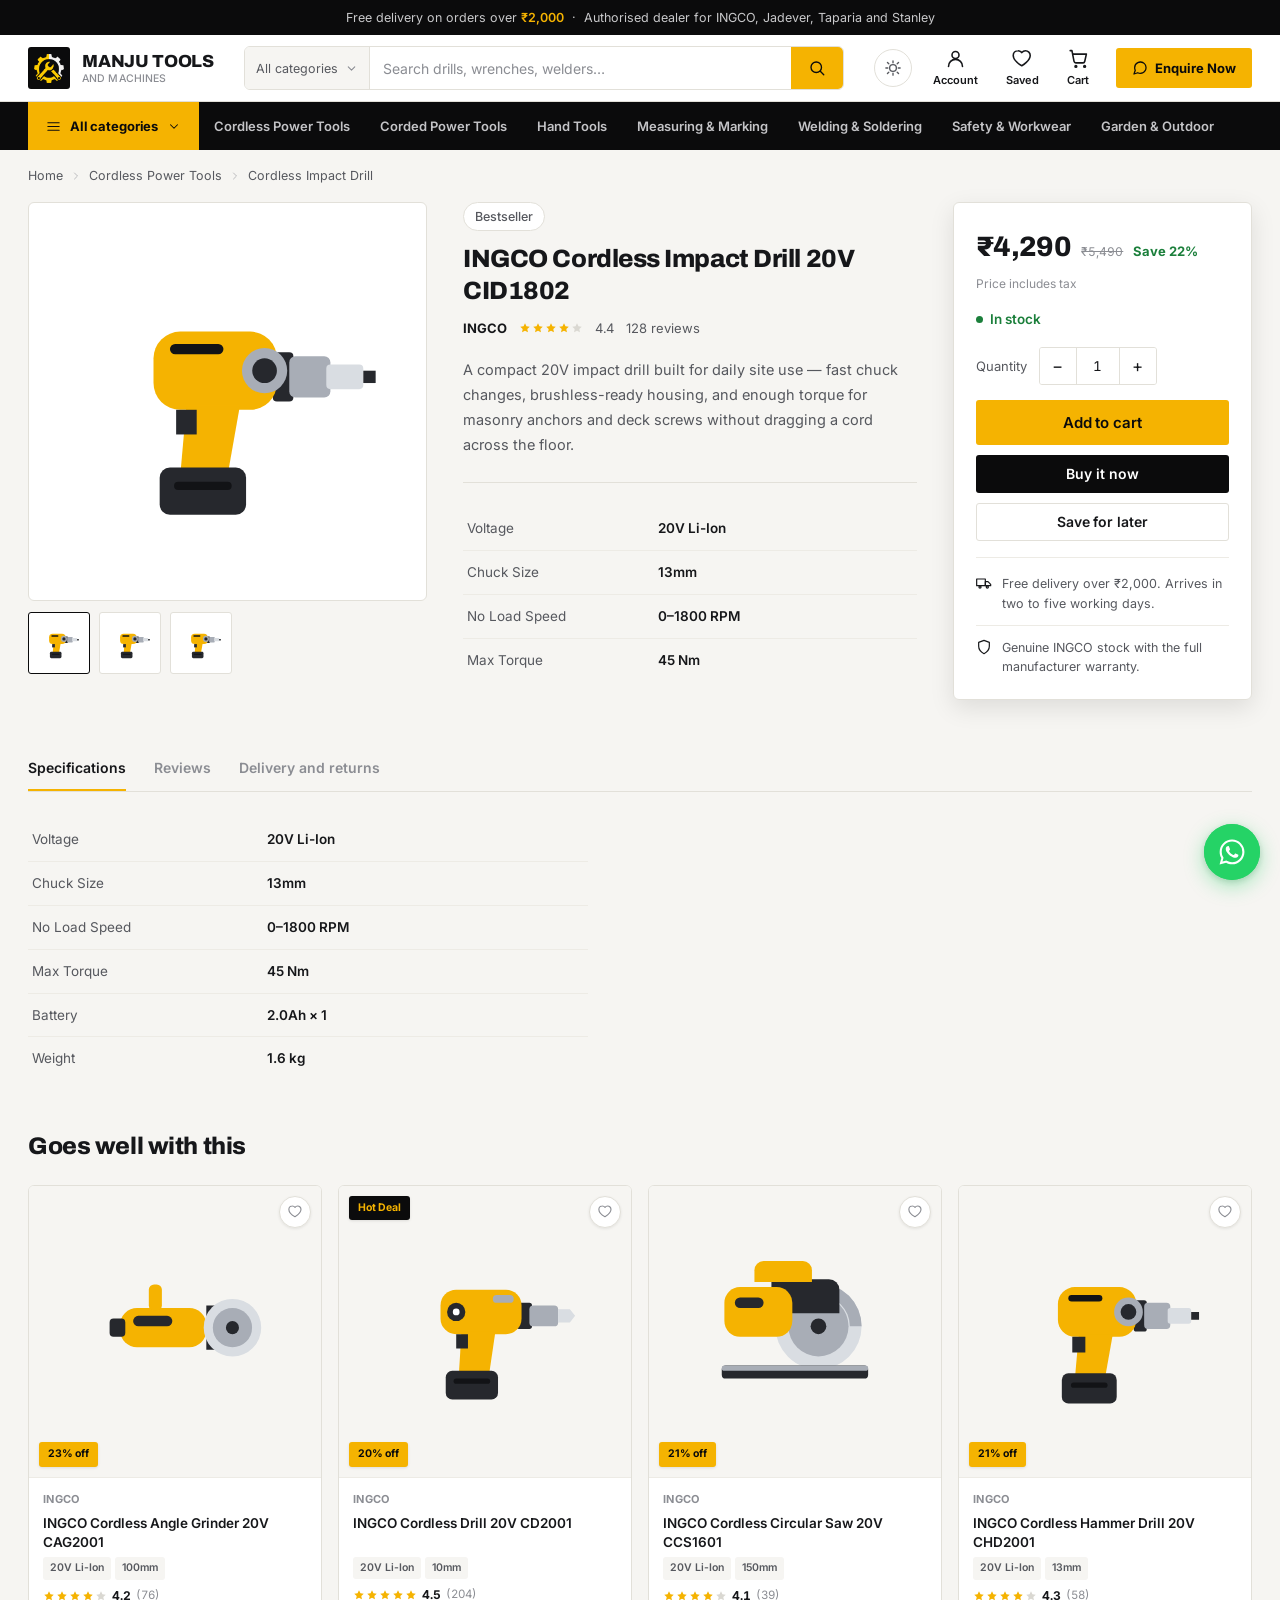
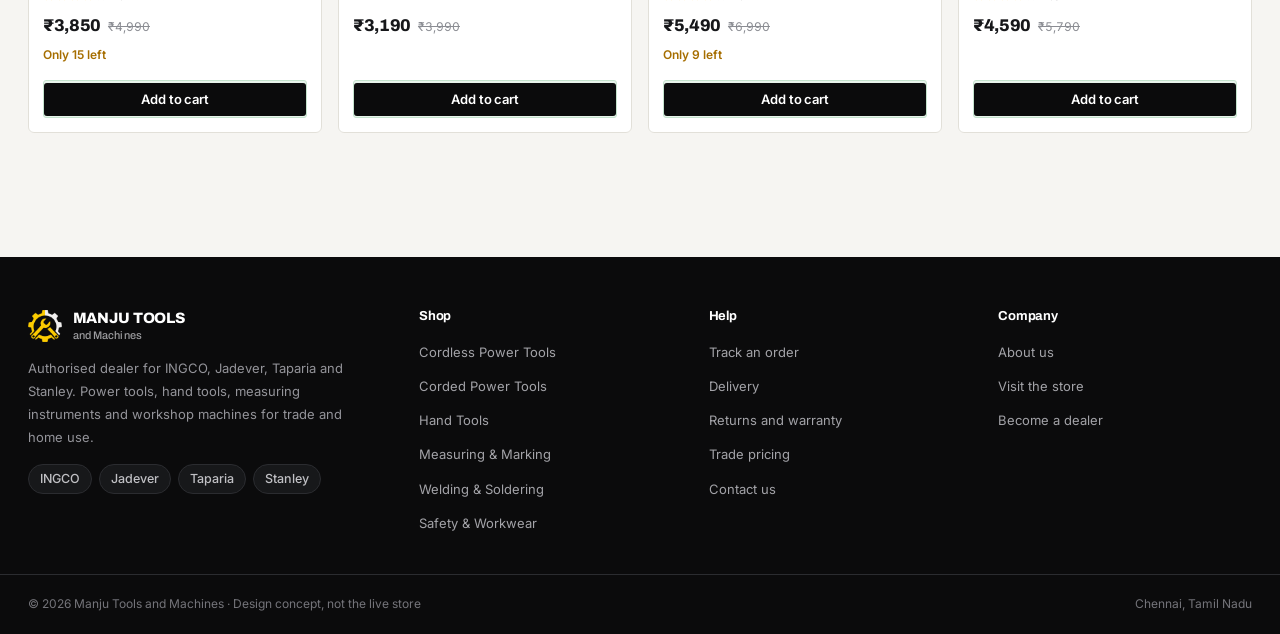
<file: product.html>
<!DOCTYPE html>
<html lang="en">
<head>
<meta charset="UTF-8">
<meta name="viewport" content="width=device-width, initial-scale=1.0">
<script>
  // Applied inline, before first paint, so switching themes never
  // flashes the wrong one for a frame. js/ui.js wires the toggle
  // itself and keeps this in sync on click.
  (function () {
    try {
      var saved = localStorage.getItem("mtm_theme");
      if (saved === "dark" || saved === "light") {
        document.documentElement.setAttribute("data-theme", saved);
      }
    } catch (e) {}
  })();
</script>
<title>Product — Manju Tools and Machines</title>
<meta name="description" content="Product details, specifications and reviews.">
<link rel="preconnect" href="https://fonts.googleapis.com">
<link rel="preconnect" href="https://fonts.gstatic.com" crossorigin>
<link href="https://fonts.googleapis.com/css2?family=Archivo:wght@600;700;800&family=Inter:wght@400;500;600;700&display=swap" rel="stylesheet">
<link rel="icon" href="images/logo-mark.png">
<link rel="stylesheet" href="css/base.css">
<link rel="stylesheet" href="css/layout.css">
<link rel="stylesheet" href="css/components.css">
</head>
<body>

<a href="#main" class="skip-link">Skip to content</a>

<div class="announce">Free delivery on orders over <strong>&#8377;2,000</strong> &nbsp;&#183;&nbsp; Authorised dealer for INGCO, Jadever, Taparia and Stanley</div>

<header class="site-header">
  <div class="container header-row">
    <button class="nav-toggle" id="navToggle" aria-label="Open menu" aria-controls="mobileDrawer">
      <svg viewBox="0 0 24 24" fill="none" stroke="currentColor" stroke-width="1.8" stroke-linecap="round"><path d="M3 6h18M3 12h18M3 18h18"/></svg>
    </button>

    <a href="index.html" class="logo" aria-label="Manju Tools and Machines, home">
      <span class="logo-mark"><img src="images/logo-mark.png" alt=""></span>
      <span class="logo-text">Manju Tools<span>and Machines</span></span>
    </a>

    <form class="search-form" id="siteSearchForm" role="search">
      <div class="search-select" id="searchScopeSelect" aria-label="Search within"></div>
      <input type="search" class="search-input" id="searchInput" placeholder="Search drills, wrenches, welders&#8230;" aria-label="Search products">
      <button type="submit" class="search-submit" aria-label="Search">
        <svg viewBox="0 0 24 24" fill="none" stroke="currentColor" stroke-width="1.8" stroke-linecap="round"><circle cx="11" cy="11" r="7"/><path d="M21 21l-4.3-4.3"/></svg>
      </button>
    </form>

    <div class="header-actions">
      <button type="button" class="theme-toggle" id="themeToggle" aria-label="Switch to dark mode" aria-pressed="false">
        <svg class="theme-icon-sun" viewBox="0 0 24 24" fill="none" stroke="currentColor" stroke-width="1.8" stroke-linecap="round" stroke-linejoin="round"><circle cx="12" cy="12" r="4.5"/><path d="M12 2.5v2.5M12 19v2.5M4.6 4.6l1.8 1.8M17.6 17.6l1.8 1.8M2.5 12h2.5M19 12h2.5M4.6 19.4l1.8-1.8M17.6 6.4l1.8-1.8"/></svg>
        <svg class="theme-icon-moon" viewBox="0 0 24 24" fill="none" stroke="currentColor" stroke-width="1.8" stroke-linecap="round" stroke-linejoin="round"><path d="M20 14.5A8.5 8.5 0 1 1 9.5 4a7 7 0 0 0 10.5 10.5z"/></svg>
      </button>
      <a href="#" class="header-action">
        <svg viewBox="0 0 24 24" fill="none" stroke="currentColor" stroke-width="1.8" stroke-linecap="round" stroke-linejoin="round"><circle cx="12" cy="8" r="4"/><path d="M4 21c0-4.4 3.6-8 8-8s8 3.6 8 8"/></svg>
        <span class="hide-mobile">Account</span>
      </a>
      <a href="wishlist.html" class="header-action">
        <span class="count-badge nums" data-wishlist-count>0</span>
        <svg viewBox="0 0 24 24" fill="none" stroke="currentColor" stroke-width="1.8" stroke-linecap="round" stroke-linejoin="round"><path d="M20.8 8.6c0-3-2.4-5.4-5.4-5.4-1.7 0-3.2.8-4.2 2.1A5.4 5.4 0 0 0 6.8 3.2c-3 0-5.4 2.4-5.4 5.4 0 6 8.9 11.2 9.8 11.7.9-.5 9.6-5.7 9.6-11.7Z"/></svg>
        <span class="hide-mobile">Saved</span>
      </a>
      <a href="cart.html" class="header-action">
        <span class="count-badge nums" data-cart-count>0</span>
        <svg viewBox="0 0 24 24" fill="none" stroke="currentColor" stroke-width="1.8" stroke-linecap="round" stroke-linejoin="round"><circle cx="9" cy="21" r="1"/><circle cx="19" cy="21" r="1"/><path d="M2.5 3h2l2.4 12.4a2 2 0 0 0 2 1.6h8.2a2 2 0 0 0 2-1.6L21 7H6"/></svg>
        <span class="hide-mobile">Cart</span>
      </a>
      <a href="contact.html" class="enquire-btn">
        <svg viewBox="0 0 24 24" fill="none" stroke="currentColor" stroke-width="1.9" stroke-linecap="round" stroke-linejoin="round"><path d="M21 11.5a8.4 8.4 0 0 1-.9 3.8 8.5 8.5 0 0 1-7.6 4.7 8.4 8.4 0 0 1-3.8-.9L3 21l1.9-5.7a8.4 8.4 0 0 1-.9-3.8 8.5 8.5 0 0 1 4.7-7.6 8.4 8.4 0 0 1 3.8-.9h.5a8.48 8.48 0 0 1 8 8v.5z"/></svg>
        Enquire Now
      </a>
    </div>
  </div>
</header>

<nav class="category-bar" aria-label="Product categories">
  <div class="container category-bar-inner">
    <button class="all-cats-trigger" id="allCatsTrigger" aria-expanded="false" aria-controls="megaMenu">
      <svg viewBox="0 0 24 24" fill="none" stroke="currentColor" stroke-width="1.8" stroke-linecap="round"><path d="M3 6h18M3 12h18M3 18h18"/></svg>
      All categories
      <span class="chev" style="display:flex;width:14px;height:14px;">
        <svg viewBox="0 0 24 24" fill="none" stroke="currentColor" stroke-width="1.8" stroke-linecap="round" stroke-linejoin="round"><path d="M6 9l6 6 6-6"/></svg>
      </span>
    </button>
    <div id="categoryBarLinks" style="display:flex;height:100%;"></div>
  </div>
  <div class="mega-menu" id="megaMenu"></div>
</nav>

<div class="mobile-drawer" id="mobileDrawer">
  <div class="mobile-drawer-backdrop"></div>
  <div class="mobile-drawer-panel">
    <div class="mobile-drawer-head">
      <span>Browse categories</span>
      <button id="mobileDrawerClose" aria-label="Close menu">
        <svg viewBox="0 0 24 24" fill="none" stroke="currentColor" stroke-width="1.8" stroke-linecap="round"><path d="M18 6 6 18M6 6l12 12"/></svg>
      </button>
    </div>
    <div id="mobileDrawerBody"></div>
  </div>
</div>

<main id="main">
  <div class="container">
    <nav class="breadcrumb" aria-label="Breadcrumb" id="breadcrumb"></nav>
    <div class="pdp-layout" id="pdpLayout"></div>

    <div class="tab-bar" role="tablist">
      <button class="tab-btn active" data-tab="specs" role="tab" aria-selected="true">Specifications</button>
      <button class="tab-btn" data-tab="reviews" role="tab" aria-selected="false">Reviews</button>
      <button class="tab-btn" data-tab="shipping" role="tab" aria-selected="false">Delivery and returns</button>
    </div>

    <div class="tab-panel active" id="tab-specs" role="tabpanel">
      <table class="spec-table" id="specTable"></table>
    </div>

    <div class="tab-panel" id="tab-reviews" role="tabpanel">
      <div class="review-summary" id="reviewSummary"></div>
      <div id="reviewList"></div>
    </div>

    <div class="tab-panel" id="tab-shipping" role="tabpanel">
      <div class="prose">
        <p><strong>Delivery.</strong> Orders placed before 4pm are dispatched the next working day. Delivery within Tamil Nadu takes two to five working days. Orders over &#8377;2,000 ship free.</p>
        <p><strong>Returns.</strong> Seven days to return anything unused and in its original box with all accessories. Manufacturing defects are swapped, not repaired.</p>
        <p><strong>Warranty.</strong> Every tool carries the manufacturer's warranty. Keep your invoice &#8212; it is what you need to make a claim.</p>
      </div>
    </div>

    <section class="section">
      <div class="section-head"><h2>Goes well with this</h2></div>
      <div class="product-grid" id="relatedGrid"></div>
    </section>
  </div>
</main>

<footer class="site-footer">
  <div class="container footer-top">
    <div>
      <div class="footer-brand-mark">
        <img src="images/logo-mark.png" alt="">
        <span>Manju Tools<span class="footer-brand-sub">and Machines</span></span>
      </div>
      <p class="footer-desc">Authorised dealer for INGCO, Jadever, Taparia and Stanley. Power tools, hand tools, measuring instruments and workshop machines for trade and home use.</p>
      <div class="footer-brands">
        <span class="chip">INGCO</span>
        <span class="chip">Jadever</span>
        <span class="chip">Taparia</span>
        <span class="chip">Stanley</span>
      </div>
    </div>
    <div class="footer-col">
      <h4>Shop</h4>
      <ul id="footerCatList"></ul>
    </div>
    <div class="footer-col">
      <h4>Help</h4>
      <ul>
        <li><a href="#">Track an order</a></li>
        <li><a href="#">Delivery</a></li>
        <li><a href="#">Returns and warranty</a></li>
        <li><a href="#">Trade pricing</a></li>
        <li><a href="contact.html">Contact us</a></li>
      </ul>
    </div>
    <div class="footer-col">
      <h4>Company</h4>
      <ul>
        <li><a href="#">About us</a></li>
        <li><a href="#">Visit the store</a></li>
        <li><a href="#">Become a dealer</a></li>
      </ul>
    </div>
  </div>
  <div class="container footer-bottom">
    <span>&#169; 2026 Manju Tools and Machines &#183; Design concept, not the live store</span>
    <span>Chennai, Tamil Nadu</span>
  </div>
</footer>

<script src="js/data.js"></script>
<script src="js/icons.js"></script>
<script src="js/store.js"></script>
<script src="js/ui.js"></script>
<script>

(function () {
  const params = new URLSearchParams(location.search);
  const product = getProduct(params.get("id")) || PRODUCTS[0];
  const brand = getBrand(product.brand);
  const category = getCategory(product.category);

  document.title = `${product.name} — Manju Tools and Machines`;

  const CHEV = '<svg viewBox="0 0 24 24" fill="none" stroke="currentColor" stroke-width="1.8" stroke-linecap="round"><path d="M9 6l6 6-6 6"/></svg>';
  document.getElementById("breadcrumb").innerHTML = `
    <a href="index.html">Home</a>${CHEV}
    <a href="category.html?cat=${category.id}">${category.name}</a>${CHEV}
    <a href="category.html?cat=${category.id}&sub=${encodeURIComponent(product.sub)}">${product.sub}</a>`;

  const off = discountPct(product.price, product.mrp);
  const out = product.stock === 0;
  const low = product.stock > 0 && product.stock <= 15;
  const stockClass = out ? "out" : (low ? "low" : "");
  const stockText = out ? "Out of stock" : (low ? `Only ${product.stock} left` : "In stock");

  document.getElementById("pdpLayout").innerHTML = `
    <div>
      <div class="pdp-gallery-main">${productArt(product)}</div>
      <div class="pdp-thumbs">
        <div class="pdp-thumb active">${productArt(product)}</div>
        <div class="pdp-thumb">${productArt(product)}</div>
        <div class="pdp-thumb">${productArt(product)}</div>
      </div>
    </div>

    <div class="pdp-title-block">
      ${product.badge ? `<span class="chip" style="margin-bottom:12px;">${product.badge}</span>` : ""}
      <h1>${product.name}</h1>
      <div class="pdp-meta-row">
        <span class="pdp-brand">${brand.name}</span>
        ${renderStars(product.rating)}
        <span class="nums">${product.rating}</span>
        <span>${product.reviews} reviews</span>
      </div>
      <p class="pdp-desc">${product.desc}</p>
      <table class="spec-table">
        ${Object.entries(product.specs).slice(0, 4).map(([k, v]) => `<tr><td>${k}</td><td>${v}</td></tr>`).join("")}
      </table>
    </div>

    <div class="buy-box-col">
      <div class="buy-box">
        <div class="buy-box-price-row">
          <span class="price-now nums">${formatINR(product.price)}</span>
          ${product.mrp ? `<span class="price-mrp nums">${formatINR(product.mrp)}</span>` : ""}
          ${off ? `<span class="price-off">Save ${off}%</span>` : ""}
        </div>
        <span class="buy-box-tax">Price includes tax</span>

        <div class="buy-box-stock ${stockClass}">
          <span class="stock-dot"></span>${stockText}
        </div>

        <div class="qty-row">
          <span class="qty-label">Quantity</span>
          <div class="qty-stepper">
            <button type="button" id="qtyMinus" aria-label="Reduce quantity">&#8722;</button>
            <input type="text" id="qtyInput" value="1" inputmode="numeric" aria-label="Quantity">
            <button type="button" id="qtyPlus" aria-label="Increase quantity">+</button>
          </div>
        </div>

        <div class="buy-box-actions">
          <button class="btn btn--primary btn--full btn--lg pdp-add-btn" id="pdpAddBtn"
                  ${out ? "disabled" : ""}>Add to cart</button>
          <button class="btn btn--dark btn--full" id="buyNowBtn" ${out ? "disabled" : ""}>Buy it now</button>
          <button class="btn btn--outline btn--full" id="wishBtn" data-wish-toggle="${product.id}">Save for later</button>
        </div>

        <div class="buy-box-note">
          <svg viewBox="0 0 24 24" fill="none" stroke="currentColor" stroke-width="1.8" stroke-linecap="round" stroke-linejoin="round"><rect x="1" y="6" width="13" height="10"/><path d="M14 10h4l4 4v2h-8z"/><circle cx="6" cy="18" r="1.6"/><circle cx="17" cy="18" r="1.6"/></svg>
          <span>Free delivery over &#8377;2,000. Arrives in two to five working days.</span>
        </div>
        <div class="buy-box-note">
          <svg viewBox="0 0 24 24" fill="none" stroke="currentColor" stroke-width="1.8" stroke-linecap="round" stroke-linejoin="round"><path d="M12 2 4 5v6c0 5 3.4 8.7 8 11 4.6-2.3 8-6 8-11V5z"/></svg>
          <span>Genuine ${brand.name} stock with the full manufacturer warranty.</span>
        </div>
      </div>
    </div>`;

  // Quantity — the stepper feeds the add button
  const qtyInput = document.getElementById("qtyInput");
  function clampQty(v) {
    const n = parseInt(v, 10);
    if (isNaN(n) || n < 1) return 1;
    return Math.min(n, Math.max(product.stock, 1));
  }
  document.getElementById("qtyMinus").addEventListener("click", () => {
    qtyInput.value = Math.max(1, clampQty(qtyInput.value) - 1);
  });
  document.getElementById("qtyPlus").addEventListener("click", () => {
    qtyInput.value = clampQty(clampQty(qtyInput.value) + 1);
  });
  qtyInput.addEventListener("change", () => { qtyInput.value = clampQty(qtyInput.value); });

  // Override the generic add handler so it respects the chosen quantity
  const addBtn = document.getElementById("pdpAddBtn");
  function syncAddBtnLabel() {
    const inCart = Store.cartQty(product.id);
    addBtn.textContent = inCart > 0 ? `Add another (${inCart} in cart)` : "Add to cart";
  }
  addBtn.addEventListener("click", () => {
    Store.addToCart(product.id, clampQty(qtyInput.value));
    addBtn.classList.add("just-added");
    setTimeout(() => addBtn.classList.remove("just-added"), 260);
  });
  Store.onChange(syncAddBtnLabel);
  syncAddBtnLabel();

  document.getElementById("buyNowBtn").addEventListener("click", () => {
    Store.addToCart(product.id, clampQty(qtyInput.value));
    window.location.href = "cart.html";
  });

  const wishBtn = document.getElementById("wishBtn");
  function syncWishLabel() {
    wishBtn.textContent = Store.isWishlisted(product.id) ? "Saved" : "Save for later";
  }
  Store.onChange(syncWishLabel);
  syncWishLabel();

  // Specs
  document.getElementById("specTable").innerHTML = Object.entries(product.specs)
    .map(([k, v]) => `<tr><td>${k}</td><td>${v}</td></tr>`).join("");

  // Reviews
  const reviews = [
    { name: "Rajesh K.", date: "3 weeks ago", stars: 5, text: "Used it through a full week of site work with no complaints. Build feels solid and it holds charge better than the one it replaced." },
    { name: "Vignesh M.", date: "1 month ago", stars: 4, text: "Does the job well. Only wish a spare battery came in the box at this price, otherwise no issues so far." },
    { name: "Priya S.", date: "2 months ago", stars: 5, text: "Ordered for the workshop and it arrived in two days, properly packed. Shop answered my questions on the phone before I bought." },
  ];
  const dist = [65, 20, 8, 4, 3];
  document.getElementById("reviewSummary").innerHTML = `
    <div class="review-score">
      <b class="nums">${product.rating}</b>
      ${renderStars(product.rating)}
      <div class="review-score-count nums">${product.reviews} reviews</div>
    </div>
    <div class="review-bars">
      ${[5,4,3,2,1].map((n, i) => `
        <div class="review-bar-row">
          <span class="nums">${n}</span>
          <div class="review-bar-track"><div class="review-bar-fill" style="width:${dist[i]}%"></div></div>
          <span class="nums">${dist[i]}%</span>
        </div>`).join("")}
    </div>`;

  document.getElementById("reviewList").innerHTML = reviews.map(r => `
    <div class="review-item">
      <div class="review-item-head">
        <span class="review-item-name">${r.name}</span>
        <span class="review-item-date">${r.date}</span>
      </div>
      ${renderStars(r.stars)}
      <p>${r.text}</p>
    </div>`).join("");

  // Tabs
  document.querySelectorAll(".tab-btn").forEach(btn => {
    btn.addEventListener("click", () => {
      document.querySelectorAll(".tab-btn").forEach(b => {
        b.classList.remove("active");
        b.setAttribute("aria-selected", "false");
      });
      document.querySelectorAll(".tab-panel").forEach(p => p.classList.remove("active"));
      btn.classList.add("active");
      btn.setAttribute("aria-selected", "true");
      document.getElementById("tab-" + btn.dataset.tab).classList.add("active");
    });
  });

  // Related
  let related = PRODUCTS.filter(p => p.category === product.category && p.id !== product.id);
  if (related.length < 4) {
    related = related.concat(PRODUCTS.filter(p => p.brand === product.brand && p.id !== product.id));
  }
  related = related.filter((p, i, arr) => arr.findIndex(x => x.id === p.id) === i).slice(0, 4);
  renderProductGrid(document.getElementById("relatedGrid"), related);

  syncCartButtons();
  syncWishlistButtons();
})();

</script>

<a href="contact.html" class="enquire-fab" aria-label="Enquire now">
  <svg viewBox="0 0 24 24" fill="none" stroke="currentColor" stroke-width="1.9" stroke-linecap="round" stroke-linejoin="round"><path d="M21 11.5a8.4 8.4 0 0 1-.9 3.8 8.5 8.5 0 0 1-7.6 4.7 8.4 8.4 0 0 1-3.8-.9L3 21l1.9-5.7a8.4 8.4 0 0 1-.9-3.8 8.5 8.5 0 0 1 4.7-7.6 8.4 8.4 0 0 1 3.8-.9h.5a8.48 8.48 0 0 1 8 8v.5z"/></svg>
</a>
<a href="https://wa.me/919629885790?text=Hi%2C%20I%27d%20like%20to%20ask%20about%20a%20tool%20on%20your%20site."
   class="whatsapp-fab" target="_blank" rel="noopener" aria-label="Chat with us on WhatsApp">
  <svg viewBox="0 0 24 24" fill="currentColor"><path d="M12.04 2C6.58 2 2.13 6.45 2.13 11.91c0 1.75.46 3.45 1.32 4.95L2.05 22l5.25-1.38c1.45.79 3.08 1.21 4.74 1.21h.01c5.46 0 9.91-4.45 9.91-9.91 0-2.65-1.03-5.14-2.9-7.01A9.82 9.82 0 0 0 12.04 2m0 1.67c2.2 0 4.26.86 5.82 2.42a8.2 8.2 0 0 1 2.41 5.82c0 4.54-3.7 8.24-8.24 8.24-1.48 0-2.93-.4-4.2-1.15l-.3-.18-3.12.82.83-3.04-.2-.31a8.18 8.18 0 0 1-1.25-4.38c0-4.54 3.7-8.24 8.25-8.24M8.53 7.33c-.16 0-.43.06-.66.31s-.87.86-.87 2.07.89 2.4 1.02 2.57c.12.16 1.75 2.67 4.25 3.74.59.26 1.06.41 1.42.52.6.19 1.14.16 1.57.1.48-.07 1.47-.6 1.68-1.18s.21-1.07.14-1.18c-.06-.1-.23-.16-.48-.28s-1.47-.72-1.7-.81-.4-.13-.56.13-.64.81-.78.97-.29.19-.53.06a6.7 6.7 0 0 1-1.98-1.22 7.45 7.45 0 0 1-1.37-1.71c-.14-.25-.01-.38.11-.5.11-.11.25-.29.37-.44.12-.14.16-.25.24-.41.08-.16.04-.31-.02-.44-.06-.13-.56-1.4-.78-1.91-.2-.5-.41-.43-.56-.43z"/></svg>
</a>

</body>
</html>
</file>
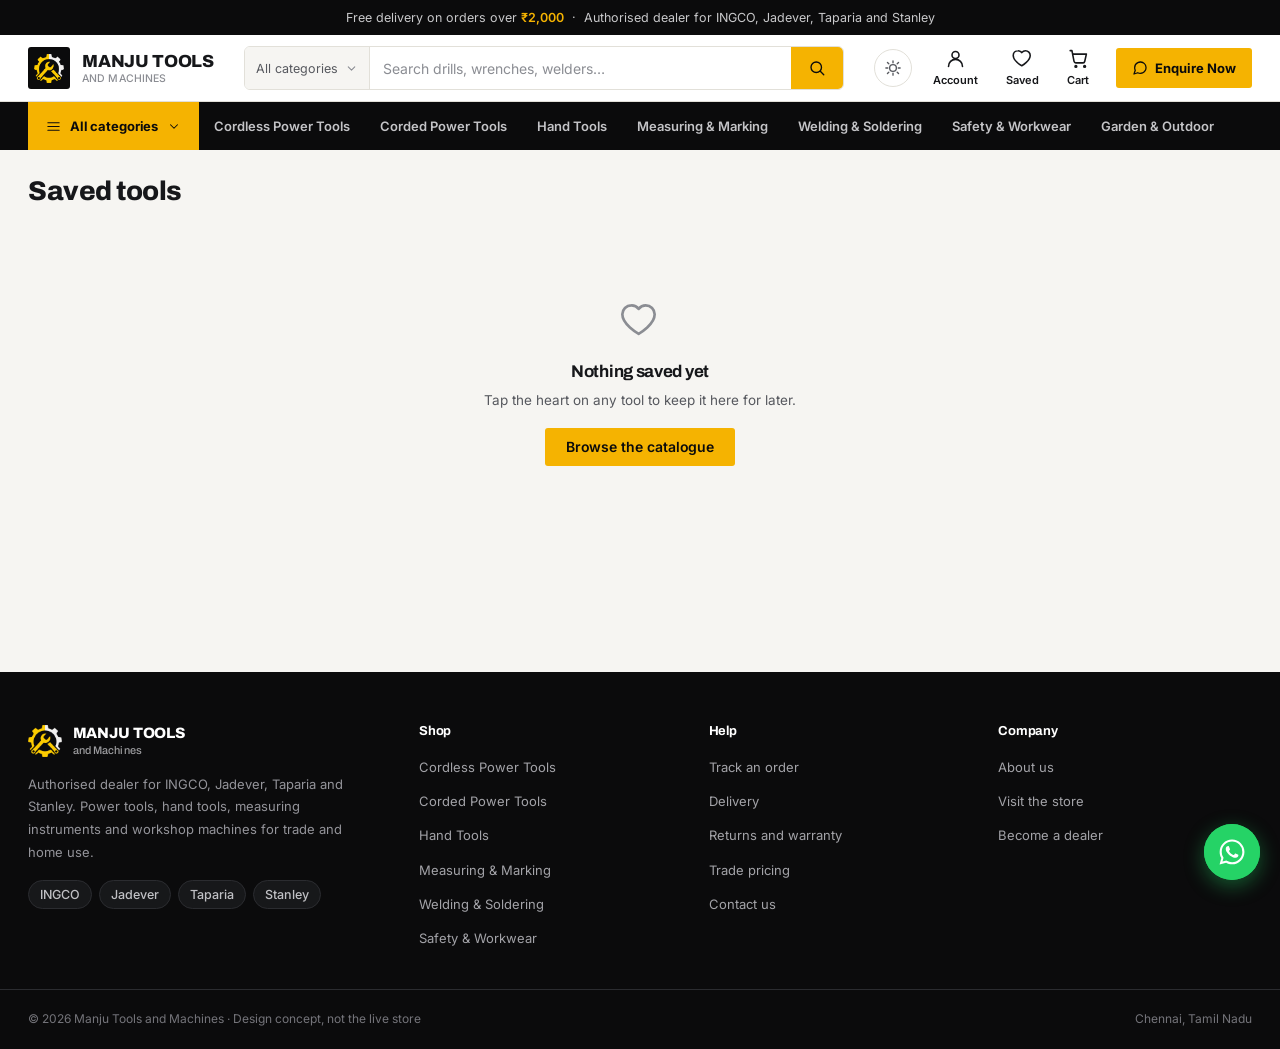
<file: wishlist.html>
<!DOCTYPE html>
<html lang="en">
<head>
<meta charset="UTF-8">
<meta name="viewport" content="width=device-width, initial-scale=1.0">
<script>
  // Applied inline, before first paint, so switching themes never
  // flashes the wrong one for a frame. js/ui.js wires the toggle
  // itself and keeps this in sync on click.
  (function () {
    try {
      var saved = localStorage.getItem("mtm_theme");
      if (saved === "dark" || saved === "light") {
        document.documentElement.setAttribute("data-theme", saved);
      }
    } catch (e) {}
  })();
</script>
<title>Saved tools — Manju Tools and Machines</title>
<meta name="description" content="Tools you have saved for later.">
<link rel="preconnect" href="https://fonts.googleapis.com">
<link rel="preconnect" href="https://fonts.gstatic.com" crossorigin>
<link href="https://fonts.googleapis.com/css2?family=Archivo:wght@600;700;800&family=Inter:wght@400;500;600;700&display=swap" rel="stylesheet">
<link rel="icon" href="images/logo-mark.png">
<link rel="stylesheet" href="css/base.css">
<link rel="stylesheet" href="css/layout.css">
<link rel="stylesheet" href="css/components.css">
</head>
<body>

<a href="#main" class="skip-link">Skip to content</a>

<div class="announce">Free delivery on orders over <strong>&#8377;2,000</strong> &nbsp;&#183;&nbsp; Authorised dealer for INGCO, Jadever, Taparia and Stanley</div>

<header class="site-header">
  <div class="container header-row">
    <button class="nav-toggle" id="navToggle" aria-label="Open menu" aria-controls="mobileDrawer">
      <svg viewBox="0 0 24 24" fill="none" stroke="currentColor" stroke-width="1.8" stroke-linecap="round"><path d="M3 6h18M3 12h18M3 18h18"/></svg>
    </button>

    <a href="index.html" class="logo" aria-label="Manju Tools and Machines, home">
      <span class="logo-mark"><img src="images/logo-mark.png" alt=""></span>
      <span class="logo-text">Manju Tools<span>and Machines</span></span>
    </a>

    <form class="search-form" id="siteSearchForm" role="search">
      <div class="search-select" id="searchScopeSelect" aria-label="Search within"></div>
      <input type="search" class="search-input" id="searchInput" placeholder="Search drills, wrenches, welders&#8230;" aria-label="Search products">
      <button type="submit" class="search-submit" aria-label="Search">
        <svg viewBox="0 0 24 24" fill="none" stroke="currentColor" stroke-width="1.8" stroke-linecap="round"><circle cx="11" cy="11" r="7"/><path d="M21 21l-4.3-4.3"/></svg>
      </button>
    </form>

    <div class="header-actions">
      <button type="button" class="theme-toggle" id="themeToggle" aria-label="Switch to dark mode" aria-pressed="false">
        <svg class="theme-icon-sun" viewBox="0 0 24 24" fill="none" stroke="currentColor" stroke-width="1.8" stroke-linecap="round" stroke-linejoin="round"><circle cx="12" cy="12" r="4.5"/><path d="M12 2.5v2.5M12 19v2.5M4.6 4.6l1.8 1.8M17.6 17.6l1.8 1.8M2.5 12h2.5M19 12h2.5M4.6 19.4l1.8-1.8M17.6 6.4l1.8-1.8"/></svg>
        <svg class="theme-icon-moon" viewBox="0 0 24 24" fill="none" stroke="currentColor" stroke-width="1.8" stroke-linecap="round" stroke-linejoin="round"><path d="M20 14.5A8.5 8.5 0 1 1 9.5 4a7 7 0 0 0 10.5 10.5z"/></svg>
      </button>
      <a href="#" class="header-action">
        <svg viewBox="0 0 24 24" fill="none" stroke="currentColor" stroke-width="1.8" stroke-linecap="round" stroke-linejoin="round"><circle cx="12" cy="8" r="4"/><path d="M4 21c0-4.4 3.6-8 8-8s8 3.6 8 8"/></svg>
        <span class="hide-mobile">Account</span>
      </a>
      <a href="wishlist.html" class="header-action">
        <span class="count-badge nums" data-wishlist-count>0</span>
        <svg viewBox="0 0 24 24" fill="none" stroke="currentColor" stroke-width="1.8" stroke-linecap="round" stroke-linejoin="round"><path d="M20.8 8.6c0-3-2.4-5.4-5.4-5.4-1.7 0-3.2.8-4.2 2.1A5.4 5.4 0 0 0 6.8 3.2c-3 0-5.4 2.4-5.4 5.4 0 6 8.9 11.2 9.8 11.7.9-.5 9.6-5.7 9.6-11.7Z"/></svg>
        <span class="hide-mobile">Saved</span>
      </a>
      <a href="cart.html" class="header-action">
        <span class="count-badge nums" data-cart-count>0</span>
        <svg viewBox="0 0 24 24" fill="none" stroke="currentColor" stroke-width="1.8" stroke-linecap="round" stroke-linejoin="round"><circle cx="9" cy="21" r="1"/><circle cx="19" cy="21" r="1"/><path d="M2.5 3h2l2.4 12.4a2 2 0 0 0 2 1.6h8.2a2 2 0 0 0 2-1.6L21 7H6"/></svg>
        <span class="hide-mobile">Cart</span>
      </a>
      <a href="contact.html" class="enquire-btn">
        <svg viewBox="0 0 24 24" fill="none" stroke="currentColor" stroke-width="1.9" stroke-linecap="round" stroke-linejoin="round"><path d="M21 11.5a8.4 8.4 0 0 1-.9 3.8 8.5 8.5 0 0 1-7.6 4.7 8.4 8.4 0 0 1-3.8-.9L3 21l1.9-5.7a8.4 8.4 0 0 1-.9-3.8 8.5 8.5 0 0 1 4.7-7.6 8.4 8.4 0 0 1 3.8-.9h.5a8.48 8.48 0 0 1 8 8v.5z"/></svg>
        Enquire Now
      </a>
    </div>
  </div>
</header>

<nav class="category-bar" aria-label="Product categories">
  <div class="container category-bar-inner">
    <button class="all-cats-trigger" id="allCatsTrigger" aria-expanded="false" aria-controls="megaMenu">
      <svg viewBox="0 0 24 24" fill="none" stroke="currentColor" stroke-width="1.8" stroke-linecap="round"><path d="M3 6h18M3 12h18M3 18h18"/></svg>
      All categories
      <span class="chev" style="display:flex;width:14px;height:14px;">
        <svg viewBox="0 0 24 24" fill="none" stroke="currentColor" stroke-width="1.8" stroke-linecap="round" stroke-linejoin="round"><path d="M6 9l6 6 6-6"/></svg>
      </span>
    </button>
    <div id="categoryBarLinks" style="display:flex;height:100%;"></div>
  </div>
  <div class="mega-menu" id="megaMenu"></div>
</nav>

<div class="mobile-drawer" id="mobileDrawer">
  <div class="mobile-drawer-backdrop"></div>
  <div class="mobile-drawer-panel">
    <div class="mobile-drawer-head">
      <span>Browse categories</span>
      <button id="mobileDrawerClose" aria-label="Close menu">
        <svg viewBox="0 0 24 24" fill="none" stroke="currentColor" stroke-width="1.8" stroke-linecap="round"><path d="M18 6 6 18M6 6l12 12"/></svg>
      </button>
    </div>
    <div id="mobileDrawerBody"></div>
  </div>
</div>

<main id="main">
  <div class="container" style="padding-top:26px;padding-bottom:64px;">
    <div class="page-head"><h1>Saved tools</h1></div>

    <div id="wishEmptyState" class="empty-state" style="display:none;">
      <svg viewBox="0 0 24 24" fill="none" stroke="currentColor" stroke-width="1.6" stroke-linecap="round" stroke-linejoin="round"><path d="M20.8 8.6c0-3-2.4-5.4-5.4-5.4-1.7 0-3.2.8-4.2 2.1A5.4 5.4 0 0 0 6.8 3.2c-3 0-5.4 2.4-5.4 5.4 0 6 8.9 11.2 9.8 11.7.9-.5 9.6-5.7 9.6-11.7Z"/></svg>
      <h3>Nothing saved yet</h3>
      <p>Tap the heart on any tool to keep it here for later.</p>
      <a href="category.html" class="btn btn--primary" style="margin-top:18px;">Browse the catalogue</a>
    </div>

    <div class="product-grid" id="wishGrid"></div>
  </div>
</main>

<footer class="site-footer">
  <div class="container footer-top">
    <div>
      <div class="footer-brand-mark">
        <img src="images/logo-mark.png" alt="">
        <span>Manju Tools<span class="footer-brand-sub">and Machines</span></span>
      </div>
      <p class="footer-desc">Authorised dealer for INGCO, Jadever, Taparia and Stanley. Power tools, hand tools, measuring instruments and workshop machines for trade and home use.</p>
      <div class="footer-brands">
        <span class="chip">INGCO</span>
        <span class="chip">Jadever</span>
        <span class="chip">Taparia</span>
        <span class="chip">Stanley</span>
      </div>
    </div>
    <div class="footer-col">
      <h4>Shop</h4>
      <ul id="footerCatList"></ul>
    </div>
    <div class="footer-col">
      <h4>Help</h4>
      <ul>
        <li><a href="#">Track an order</a></li>
        <li><a href="#">Delivery</a></li>
        <li><a href="#">Returns and warranty</a></li>
        <li><a href="#">Trade pricing</a></li>
        <li><a href="contact.html">Contact us</a></li>
      </ul>
    </div>
    <div class="footer-col">
      <h4>Company</h4>
      <ul>
        <li><a href="#">About us</a></li>
        <li><a href="#">Visit the store</a></li>
        <li><a href="#">Become a dealer</a></li>
      </ul>
    </div>
  </div>
  <div class="container footer-bottom">
    <span>&#169; 2026 Manju Tools and Machines &#183; Design concept, not the live store</span>
    <span>Chennai, Tamil Nadu</span>
  </div>
</footer>

<script src="js/data.js"></script>
<script src="js/icons.js"></script>
<script src="js/store.js"></script>
<script src="js/ui.js"></script>
<script>

(function () {
  function render() {
    const items = Store.wishlistItems();
    const empty = document.getElementById("wishEmptyState");
    const grid = document.getElementById("wishGrid");
    if (!items.length) {
      empty.style.display = "block";
      grid.style.display = "none";
      return;
    }
    empty.style.display = "none";
    grid.style.display = "grid";
    renderProductGrid(grid, items);
  }
  Store.onChange(render);
  render();
})();

</script>

<a href="contact.html" class="enquire-fab" aria-label="Enquire now">
  <svg viewBox="0 0 24 24" fill="none" stroke="currentColor" stroke-width="1.9" stroke-linecap="round" stroke-linejoin="round"><path d="M21 11.5a8.4 8.4 0 0 1-.9 3.8 8.5 8.5 0 0 1-7.6 4.7 8.4 8.4 0 0 1-3.8-.9L3 21l1.9-5.7a8.4 8.4 0 0 1-.9-3.8 8.5 8.5 0 0 1 4.7-7.6 8.4 8.4 0 0 1 3.8-.9h.5a8.48 8.48 0 0 1 8 8v.5z"/></svg>
</a>
<a href="https://wa.me/919629885790?text=Hi%2C%20I%27d%20like%20to%20ask%20about%20a%20tool%20on%20your%20site."
   class="whatsapp-fab" target="_blank" rel="noopener" aria-label="Chat with us on WhatsApp">
  <svg viewBox="0 0 24 24" fill="currentColor"><path d="M12.04 2C6.58 2 2.13 6.45 2.13 11.91c0 1.75.46 3.45 1.32 4.95L2.05 22l5.25-1.38c1.45.79 3.08 1.21 4.74 1.21h.01c5.46 0 9.91-4.45 9.91-9.91 0-2.65-1.03-5.14-2.9-7.01A9.82 9.82 0 0 0 12.04 2m0 1.67c2.2 0 4.26.86 5.82 2.42a8.2 8.2 0 0 1 2.41 5.82c0 4.54-3.7 8.24-8.24 8.24-1.48 0-2.93-.4-4.2-1.15l-.3-.18-3.12.82.83-3.04-.2-.31a8.18 8.18 0 0 1-1.25-4.38c0-4.54 3.7-8.24 8.25-8.24M8.53 7.33c-.16 0-.43.06-.66.31s-.87.86-.87 2.07.89 2.4 1.02 2.57c.12.16 1.75 2.67 4.25 3.74.59.26 1.06.41 1.42.52.6.19 1.14.16 1.57.1.48-.07 1.47-.6 1.68-1.18s.21-1.07.14-1.18c-.06-.1-.23-.16-.48-.28s-1.47-.72-1.7-.81-.4-.13-.56.13-.64.81-.78.97-.29.19-.53.06a6.7 6.7 0 0 1-1.98-1.22 7.45 7.45 0 0 1-1.37-1.71c-.14-.25-.01-.38.11-.5.11-.11.25-.29.37-.44.12-.14.16-.25.24-.41.08-.16.04-.31-.02-.44-.06-.13-.56-1.4-.78-1.91-.2-.5-.41-.43-.56-.43z"/></svg>
</a>

</body>
</html>
</file>
<file: css/base.css>
/* =========================================================
   Manju Tools and Machines — Design Tokens & Base
   ========================================================= */

:root {
  /* Brand — taken from the Manju Tools gear + wrench mark */
  --gold: #F5B301;
  --gold-hi: #FFC734;
  --gold-dark: #B88500;
  --ink: #0B0B0C;
  --panel: #17181A;
  --panel-2: #212226;

  --paper: #F6F5F2;
  --paper-2: #EFEDE8;
  --white: #FFFFFF;
  --line: #E2E0D9;
  --line-soft: #EDEBE5;
  --line-dark: #2B2C30;
  /* Foreground color for elements that are always dark regardless of
     site theme (header nav bar, footer, hero, dark buttons/banners).
     Deliberately NOT theme-dependent -- kept separate from --white,
     which does change with theme (it's the card/surface color). */
  --on-dark: #FFFFFF;
  --on-dark-soft: #ADADB2;

  --text: #16171A;
  --text-soft: #56585E;
  --text-faint: #8B8D93;

  --green: #1B7F3B;
  --green-bg: #E8F4EB;
  --amber: #A66E00;
  --red: #BE3227;

  /* Illustration palette */
  --art-gold: #F5B301;
  --art-dark: #26282D;
  --art-metal: #A8ADB6;
  --art-light: #D9DDE2;
  --art-black: #121316;

  --r-sm: 3px;
  --r: 6px;
  --r-lg: 12px;

  --sh-1: 0 1px 2px rgba(11,11,12,.05);
  --sh-2: 0 2px 6px rgba(11,11,12,.07), 0 1px 2px rgba(11,11,12,.05);
  --sh-3: 0 8px 24px rgba(11,11,12,.10);
  --sh-pop: 0 16px 44px rgba(11,11,12,.20);

  --font-display: 'Archivo', system-ui, sans-serif;
  --font-body: 'Inter', system-ui, sans-serif;

  --header-h: 66px;
  --ease: cubic-bezier(.4, 0, .2, 1);
}

/* ---------- Dark theme ----------
   Not an inversion: the dark background is a warm near-black (not
   pure #000, easier on the eyes at night), cards become a raised
   dark panel rather than staying white, and the illustration palette
   gets its own values since --art-light was tuned to read against a
   light card and would wash out against a dark one unchanged. Gold
   stays gold — it already has strong contrast on dark and is the
   brand color either way.
------------------------------------------------------------------ */
:root[data-theme="dark"] {
  --gold: #F5B301;
  --gold-hi: #FFCB47;
  --gold-dark: #D89A00;
  --ink: #0B0B0C;
  --panel: #1C1D20;
  --panel-2: #26272B;

  --paper: #131315;
  --paper-2: #1A1B1E;
  --white: #1E1F22;
  --line: #313236;
  --line-soft: #26272A;
  --line-dark: #37383C;

  --text: #EEEDEB;
  --text-soft: #ACADB2;
  --text-faint: #797B81;

  --green: #3CB86A;
  --green-bg: #163024;
  --amber: #E0A421;
  --red: #E5564A;

  --art-gold: #F5B301;
  --art-dark: #3A3C42;
  --art-metal: #8A8F98;
  --art-light: #C4C8CE;
  --art-black: #0A0A0B;

  --sh-1: 0 1px 2px rgba(0,0,0,.3);
  --sh-2: 0 2px 8px rgba(0,0,0,.35), 0 1px 2px rgba(0,0,0,.25);
  --sh-3: 0 8px 28px rgba(0,0,0,.45);
  --sh-pop: 0 16px 48px rgba(0,0,0,.55);
}
/* Hero already sits on a dark photo+gradient in both themes, so its
   panel-based fallback colors don't need separate dark-mode values;
   the same is true of the site header nav bar and footer, which are
   --ink in both themes by design. */


* {
  box-sizing: border-box;
  -webkit-tap-highlight-color: transparent;
}
html { -webkit-text-size-adjust: 100%; }
body {
  margin: 0;
  font-family: var(--font-body);
  color: var(--text);
  background: var(--paper);
  font-size: 15px;
  line-height: 1.55;
  -webkit-font-smoothing: antialiased;
  text-rendering: optimizeLegibility;
}

h1, h2, h3, h4 {
  font-family: var(--font-display);
  margin: 0;
  color: var(--text);
  letter-spacing: -0.018em;
  line-height: 1.18;
}
p { margin: 0; }
a { color: inherit; text-decoration: none; }
img { max-width: 100%; display: block; }
button { font-family: inherit; cursor: pointer; }
input, select { font-family: inherit; }
ul { margin: 0; padding: 0; list-style: none; }
summary { cursor: pointer; list-style: none; }
summary::-webkit-details-marker { display: none; }

:focus-visible {
  outline: 2px solid var(--ink);
  outline-offset: 2px;
  border-radius: 2px;
}

@media (prefers-reduced-motion: reduce) {
  *, *::before, *::after {
    animation-duration: .001ms !important;
    transition-duration: .001ms !important;
    scroll-behavior: auto !important;
  }
}

.container {
  max-width: 1300px;
  margin: 0 auto;
  padding: 0 28px;
}

.nums { font-variant-numeric: tabular-nums; }

/* ---------- Tool illustrations ---------- */
.tool-svg { width: 100%; height: 100%; display: block; }
.tool-svg .g { fill: var(--art-gold); }
.tool-svg .d { fill: var(--art-dark); }
.tool-svg .m { fill: var(--art-metal); }
.tool-svg .l { fill: var(--art-light); }
.tool-svg .k { fill: var(--art-black); }
.tool-svg .w { fill: #FFFFFF; }

/* ---------- Buttons ---------- */
.btn {
  display: inline-flex;
  align-items: center;
  justify-content: center;
  gap: 7px;
  padding: 11px 20px;
  border-radius: var(--r-sm);
  border: 1px solid transparent;
  font-size: 14px;
  font-weight: 600;
  line-height: 1;
  letter-spacing: -0.005em;
  transition: background .16s var(--ease), border-color .16s var(--ease),
              color .16s var(--ease), transform .08s var(--ease);
  white-space: nowrap;
}
.btn:active { transform: translateY(1px); }
.btn--primary { background: var(--gold); color: var(--ink); }
.btn--primary:hover { background: var(--gold-hi); }
.btn--dark { background: var(--ink); color: var(--on-dark); }
.btn--dark:hover { background: #2A2B2F; }
.btn--outline { background: transparent; border-color: var(--line); color: var(--text); }
.btn--outline:hover { border-color: var(--ink); background: var(--white); }
.btn--ghost-light { background: transparent; border-color: var(--line-dark); color: var(--on-dark); }
.btn--ghost-light:hover { border-color: #565860; background: rgba(255,255,255,.04); }
.btn--full { width: 100%; }
.btn--lg { padding: 14px 24px; font-size: 15px; }
.btn--sm { padding: 9px 14px; font-size: 13px; }
.btn:disabled { opacity: .42; cursor: not-allowed; }
.btn:disabled:active { transform: none; }

.btn-ico {
  display: inline-flex;
  width: 14px;
  height: 14px;
  flex-shrink: 0;
}
.btn-ico svg { width: 100%; height: 100%; }

/* Cart control on product cards: a single "Add to cart" button that
   swaps for a compact quantity stepper once the item is in the cart,
   so quantity can go up or down straight from the card. */
.cart-stepper {
  display: flex;
  align-items: center;
  justify-content: space-between;
  background: var(--green-bg);
  border: 1px solid #C4E3CD;
  border-radius: var(--r-sm);
  height: 38px;
  overflow: hidden;
}
.cart-stepper-btn {
  width: 38px;
  height: 100%;
  flex-shrink: 0;
  background: none;
  border: none;
  color: var(--green);
  font-size: 17px;
  font-weight: 600;
  display: flex;
  align-items: center;
  justify-content: center;
  transition: background .14s var(--ease);
}
.cart-stepper-btn:hover { background: #D3EEDA; }
.cart-stepper-btn:active { background: #C4E3CD; }
.cart-stepper-qty {
  flex: 1;
  text-align: center;
  font-size: 12.5px;
  font-weight: 700;
  color: var(--green);
  white-space: nowrap;
  overflow: hidden;
  text-overflow: ellipsis;
  padding: 0 2px;
}

.buy-box .cart-stepper { height: 44px; }
.pdp-add-btn.just-added { transform: scale(.98); }

/* ---------- Tags, chips, meta ---------- */
.tag {
  position: absolute;
  z-index: 2;
  padding: 4px 9px;
  border-radius: var(--r-sm);
  font-size: 10.5px;
  font-weight: 700;
  letter-spacing: -0.005em;
  box-shadow: 0 1px 3px rgba(11,11,12,.1);
}
.tag--badge { top: 10px; left: 10px; background: var(--ink); color: var(--gold); }
.tag--off { bottom: 10px; left: 10px; background: var(--gold); color: var(--ink); }

.chip {
  display: inline-flex;
  align-items: center;
  gap: 5px;
  padding: 4px 11px;
  border-radius: 100px;
  font-size: 12.5px;
  font-weight: 500;
  background: var(--white);
  border: 1px solid var(--line);
  color: var(--text-soft);
}

.stars { display: inline-flex; gap: 1px; }
.stars span { width: 12px; height: 12px; display: inline-flex; }
.stars svg { width: 100%; height: 100%; }
.stars .on { color: var(--gold); }
.stars .off { color: #DAD8D2; }

.stock-note { font-size: 12px; font-weight: 600; }
.stock-note.low { color: var(--amber); }

/* ---------- Toast ---------- */
.toast {
  position: fixed;
  left: 50%;
  bottom: 30px;
  transform: translate(-50%, 14px);
  background: var(--ink);
  color: var(--on-dark);
  padding: 13px 22px;
  border-radius: var(--r);
  font-size: 13.5px;
  font-weight: 500;
  opacity: 0;
  pointer-events: none;
  transition: opacity .2s var(--ease), transform .2s var(--ease);
  z-index: 900;
  box-shadow: var(--sh-pop);
  max-width: min(90vw, 340px);
  text-align: center;
}
.toast--visible { opacity: 1; transform: translate(-50%, 0); }

/* ---------- Skip link ---------- */
.skip-link {
  position: absolute;
  left: -9999px;
  top: 0;
  background: var(--gold);
  color: var(--ink);
  padding: 11px 18px;
  z-index: 2000;
  font-weight: 600;
  border-radius: 0 0 var(--r) 0;
}
.skip-link:focus { left: 0; }

/* ---------- Floating WhatsApp button ---------- */
.whatsapp-fab {
  position: fixed;
  right: 20px;
  bottom: 20px;
  width: 56px;
  height: 56px;
  border-radius: 50%;
  background: #25D366;
  color: #FFFFFF;
  display: flex;
  align-items: center;
  justify-content: center;
  box-shadow: 0 6px 20px rgba(37,211,102,.4), 0 2px 6px rgba(11,11,12,.15);
  z-index: 800;
  transition: transform .16s var(--ease), box-shadow .16s var(--ease);
}
.whatsapp-fab::before {
  content: "";
  position: absolute;
  inset: 0;
  border-radius: 50%;
  background: #25D366;
  z-index: -1;
  animation: fabShockwave 2.4s ease-out infinite;
}
.whatsapp-fab svg { width: 30px; height: 30px; }
.whatsapp-fab:hover { transform: scale(1.06); box-shadow: 0 8px 26px rgba(37,211,102,.5), 0 2px 6px rgba(11,11,12,.15); }
.whatsapp-fab:active { transform: scale(.97); }

@keyframes fabShockwave {
  0% { transform: scale(1); opacity: .55; }
  70% { transform: scale(1.9); opacity: 0; }
  100% { transform: scale(1.9); opacity: 0; }
}

/* Enquire fab: hidden on desktop (the header button covers it there).
   On mobile it sits as a circular icon button beside the WhatsApp
   circle — same row, not stacked — so it never competes for space
   with the category page's centered Filters pill. */
.enquire-fab {
  display: none;
  position: fixed;
  z-index: 800;
  align-items: center;
  justify-content: center;
  background: var(--ink);
  color: var(--gold);
  border-radius: 50%;
  box-shadow: var(--sh-pop);
  transition: transform .14s var(--ease);
}
.enquire-fab::before {
  content: "";
  position: absolute;
  inset: 0;
  border-radius: 50%;
  background: var(--ink);
  z-index: -1;
  animation: fabShockwave 2.4s ease-out infinite;
  animation-delay: 1.2s;
}
.enquire-fab svg { width: 22px; height: 22px; }
.enquire-fab:active { transform: scale(.94); }

@media (max-width: 780px) {
  .whatsapp-fab { right: 16px; bottom: 16px; width: 52px; height: 52px; }
  .whatsapp-fab svg { width: 27px; height: 27px; }
  .enquire-fab { display: flex; right: 16px; bottom: 84px; width: 52px; height: 52px; }
}

@media (max-width: 760px) {
  .container { padding: 0 18px; }
  body { font-size: 14.5px; }
}
</file>
<file: css/layout.css>
/* =========================================================
   Manju Tools and Machines — Header / Nav / Footer
   ========================================================= */

/* ---------- Announcement ---------- */
.announce {
  background: var(--ink);
  color: #C9C9CB;
  font-size: 12.5px;
  text-align: center;
  padding: 8px 18px;
}
.announce strong { color: var(--gold); font-weight: 600; }

/* ---------- Header ---------- */
.site-header {
  position: sticky;
  top: 0;
  z-index: 500;
  background: var(--white);
  border-bottom: 1px solid var(--line);
}
.header-row {
  display: flex;
  align-items: center;
  gap: 30px;
  height: var(--header-h);
}
.logo { display: flex; align-items: center; gap: 12px; flex-shrink: 0; }
.logo-mark {
  display: flex;
  align-items: center;
  justify-content: center;
  width: 42px;
  height: 42px;
  background: var(--ink);
  border-radius: var(--r-sm);
  padding: 6px;
  flex-shrink: 0;
}
.logo-mark img { height: 100%; width: 100%; object-fit: contain; }
.logo-text {
  font-family: var(--font-display);
  font-weight: 800;
  font-size: 17.5px;
  line-height: 1.05;
  color: var(--text);
  letter-spacing: -0.01em;
  text-transform: uppercase;
}
.logo-text span {
  display: block;
  font-family: var(--font-body);
  font-weight: 500;
  font-size: 10.5px;
  color: var(--text-faint);
  letter-spacing: 0.01em;
  margin-top: 1px;
}

.nav-toggle {
  display: none;
  background: none;
  border: none;
  padding: 8px;
  color: var(--text);
  margin-left: -8px;
}
.nav-toggle svg { width: 22px; height: 22px; }

/* Search */
.search-form {
  flex: 1 1 auto;
  max-width: 620px;
  display: flex;
  align-items: stretch;
  height: 44px;
  border: 1.5px solid var(--line);
  border-radius: var(--r);
  overflow: hidden;
  background: var(--white);
  transition: border-color .16s var(--ease);
}
.search-form:focus-within { border-color: var(--ink); }

/* ---------- Custom dropdown (replaces native <select>) ----------
   Used for the search-category picker and, via the same JS component,
   the sort dropdown on the category page. A native <select>'s open
   list is OS-rendered chrome that CSS cannot restyle, so this button
   + absolutely-positioned panel stands in for it.
------------------------------------------------------------------ */
.dd {
  position: relative;
}
.dd-trigger {
  display: flex;
  align-items: center;
  gap: 7px;
  background: var(--paper);
  border: none;
  font-size: 12.5px;
  color: var(--text-soft);
  font-family: inherit;
  cursor: pointer;
  white-space: nowrap;
}
.dd-trigger svg {
  width: 13px;
  height: 13px;
  flex-shrink: 0;
  transition: transform .16s var(--ease);
  color: var(--text-faint);
}
.dd.open .dd-trigger svg { transform: rotate(180deg); }
.dd-panel {
  position: fixed;
  background: var(--white);
  border: 1px solid var(--line);
  border-radius: var(--r);
  box-shadow: var(--sh-3);
  padding: 6px;
  z-index: 1000;
  display: none;
}
.dd-panel.open { display: block; }
.dd-option {
  display: block;
  width: 100%;
  text-align: left;
  padding: 9px 12px;
  border: none;
  background: none;
  font-size: 13px;
  color: var(--text);
  border-radius: var(--r-sm);
  cursor: pointer;
  white-space: nowrap;
  font-family: inherit;
}
.dd-option:hover { background: var(--paper); }
.dd-option.selected { background: var(--ink); color: var(--on-dark); font-weight: 600; }

/* Search-category dropdown: sits inside the search bar, borders match */
.search-select.dd { border-right: 1px solid var(--line); }
.search-select .dd-trigger { padding: 0 11px; height: 100%; }

/* Sort dropdown: standalone control on the category toolbar */
.sort-select.dd .dd-trigger {
  background: var(--white);
  border: 1px solid var(--line);
  border-radius: var(--r-sm);
  padding: 9px 12px;
  font-size: 13px;
  color: var(--text);
}
.sort-select.dd .dd-trigger:hover { border-color: var(--text-faint); }
.sort-select.dd.open .dd-trigger { border-color: var(--ink); }
.search-select:focus { outline: none; }
.search-input {
  flex: 1;
  border: none;
  padding: 0 13px;
  font-size: 14px;
  min-width: 0;
  color: var(--text);
}
.search-input:focus { outline: none; }
.search-input::placeholder { color: var(--text-faint); }
.search-submit {
  border: none;
  background: var(--gold);
  padding: 0 17px;
  color: var(--ink);
  display: flex;
  align-items: center;
  justify-content: center;
  transition: background .16s var(--ease);
}
.search-submit svg { width: 18px; height: 18px; }
.search-submit:hover { background: var(--gold-hi); }

/* Header actions */
.header-actions { display: flex; align-items: center; gap: 2px; flex-shrink: 0; }

.theme-toggle {
  position: relative;
  display: flex;
  align-items: center;
  justify-content: center;
  width: 38px;
  height: 38px;
  border-radius: 50%;
  border: 1px solid var(--line);
  background: var(--white);
  color: var(--text-soft);
  flex-shrink: 0;
  margin-right: 6px;
  transition: background .16s var(--ease), border-color .16s var(--ease), color .16s var(--ease);
}
.theme-toggle:hover { border-color: var(--text-faint); color: var(--text); }
.theme-toggle svg {
  position: absolute;
  width: 18px;
  height: 18px;
  transition: opacity .18s var(--ease), transform .22s var(--ease);
}
.theme-icon-moon { opacity: 0; transform: rotate(-40deg) scale(.6); }
.theme-icon-sun { opacity: 1; transform: rotate(0) scale(1); }
:root[data-theme="dark"] .theme-icon-sun { opacity: 0; transform: rotate(40deg) scale(.6); }
:root[data-theme="dark"] .theme-icon-moon { opacity: 1; transform: rotate(0) scale(1); }


.enquire-btn {
  display: flex;
  align-items: center;
  gap: 7px;
  background: var(--gold);
  color: var(--ink);
  font-size: 13px;
  font-weight: 700;
  padding: 10px 16px;
  border-radius: var(--r-sm);
  margin-left: 12px;
  white-space: nowrap;
  transition: background .14s var(--ease), transform .1s var(--ease);
  flex-shrink: 0;
}
.enquire-btn svg { width: 16px; height: 16px; }
.enquire-btn:hover { background: var(--gold-hi); }
.enquire-btn:active { transform: scale(.97); }

.header-action {
  position: relative;
  display: flex;
  flex-direction: column;
  align-items: center;
  gap: 3px;
  padding: 8px 13px;
  border-radius: var(--r-sm);
  color: var(--text);
  font-size: 11px;
  font-weight: 600;
  transition: background .14s var(--ease);
}
.header-action:hover { background: var(--paper); }
.header-action svg { width: 21px; height: 21px; }
.count-badge {
  position: absolute;
  top: 2px;
  right: 6px;
  background: var(--gold);
  color: var(--ink);
  font-size: 10px;
  font-weight: 700;
  min-width: 17px;
  height: 17px;
  border-radius: 100px;
  display: none;
  align-items: center;
  justify-content: center;
  padding: 0 4px;
  border: 2px solid var(--white);
  font-variant-numeric: tabular-nums;
}

/* ---------- Category bar ---------- */
.category-bar { background: var(--ink); position: relative; z-index: 400; }
.category-bar-inner {
  display: flex;
  align-items: center;
  height: 48px;
  overflow-x: auto;
  scrollbar-width: none;
  position: relative;
}
.category-bar-inner::-webkit-scrollbar { display: none; }

.all-cats-trigger {
  display: flex;
  align-items: center;
  gap: 9px;
  background: var(--gold);
  color: var(--ink);
  height: 100%;
  padding: 0 18px;
  font-weight: 700;
  font-size: 13px;
  flex-shrink: 0;
  white-space: nowrap;
  letter-spacing: -0.01em;
  border: none;
  cursor: pointer;
  font-family: inherit;
  transition: background .14s var(--ease);
}
.all-cats-trigger:hover { background: var(--gold-hi); }
.all-cats-trigger svg { width: 15px; height: 15px; }
.all-cats-trigger .chev { transition: transform .18s var(--ease); }
.all-cats-trigger[aria-expanded="true"] .chev { transform: rotate(180deg); }

.cat-link {
  color: #C4C4C7;
  font-size: 13px;
  font-weight: 600;
  padding: 0 15px;
  height: 100%;
  display: flex;
  align-items: center;
  white-space: nowrap;
  flex-shrink: 0;
  position: relative;
  transition: color .14s var(--ease), background .14s var(--ease);
}
.cat-link::after {
  content: "";
  position: absolute;
  left: 15px;
  right: 15px;
  bottom: 0;
  height: 2px;
  background: var(--gold);
  transform: scaleX(0);
  transform-origin: center;
  transition: transform .16s var(--ease);
}
.cat-link:hover { color: var(--on-dark); background: rgba(255,255,255,.06); }
.cat-link:hover::after { transform: scaleX(1); }
.cat-link.active { color: var(--gold); }
.cat-link.active::after { transform: scaleX(1); }

/* Mega menu */
.mega-menu {
  position: absolute;
  top: 100%;
  left: 0;
  right: 0;
  background: var(--white);
  border-bottom: 1px solid var(--line);
  box-shadow: var(--sh-3);
  display: none;
  z-index: 450;
}
.mega-menu.open { display: block; }
.mega-menu-inner {
  max-width: 1300px;
  margin: 0 auto;
  padding: 30px 28px 34px;
  display: grid;
  grid-template-columns: repeat(4, 1fr);
  gap: 30px 26px;
}
.mega-col-title {
  display: block;
  font-family: var(--font-display);
  font-weight: 700;
  font-size: 13.5px;
  color: var(--text);
  margin-bottom: 11px;
  padding-bottom: 9px;
  border-bottom: 1px solid var(--line);
  transition: color .14s var(--ease);
}
.mega-col-title:hover { color: var(--gold-dark); }
.mega-col ul { display: flex; flex-direction: column; gap: 8px; }
.mega-col a { font-size: 13px; color: var(--text-soft); transition: color .14s var(--ease); }
.mega-col a:hover { color: var(--ink); }
.mega-more { color: var(--gold-dark) !important; font-weight: 600; }

/* ---------- Mobile drawer ---------- */
.mobile-drawer { position: fixed; inset: 0; z-index: 900; display: none; }
.mobile-drawer.open { display: block; }
.mobile-drawer-backdrop { position: absolute; inset: 0; background: rgba(11,11,12,.55); }
.mobile-drawer-panel {
  position: absolute;
  top: 0; left: 0; bottom: 0;
  width: min(330px, 88vw);
  background: var(--white);
  overflow-y: auto;
  overscroll-behavior: contain;
  padding-bottom: 48px;
}
.mobile-drawer-head {
  background: var(--ink);
  color: var(--on-dark);
  padding: 17px 20px;
  font-weight: 700;
  font-family: var(--font-display);
  display: flex;
  justify-content: space-between;
  align-items: center;
  position: sticky;
  top: 0;
  z-index: 2;
}
.mobile-drawer-head button {
  background: none;
  border: none;
  color: var(--on-dark);
  display: flex;
  padding: 4px;
}
.mobile-drawer-head svg { width: 20px; height: 20px; }

.mobile-cat-group { border-bottom: 1px solid var(--line-soft); }
.mobile-cat-title {
  padding: 15px 20px;
  font-weight: 600;
  font-size: 14.5px;
  display: flex;
  justify-content: space-between;
  align-items: center;
  color: var(--text);
}
.mobile-cat-chev { display: flex; width: 17px; height: 17px; color: var(--text-faint); transition: transform .18s var(--ease); }
.mobile-cat-group[open] .mobile-cat-chev { transform: rotate(180deg); }
.mobile-cat-sub {
  padding: 2px 20px 16px;
  display: flex;
  flex-direction: column;
  gap: 11px;
  background: var(--paper);
}
.mobile-cat-sub a { font-size: 13.5px; color: var(--text-soft); }
.mobile-cat-all { color: var(--gold-dark) !important; font-weight: 600; }

/* ---------- Breadcrumb ---------- */
.breadcrumb {
  display: flex;
  flex-wrap: wrap;
  align-items: center;
  gap: 7px;
  font-size: 12.5px;
  color: var(--text-faint);
  padding: 16px 0;
}
.breadcrumb a { color: var(--text-soft); }
.breadcrumb a:hover { color: var(--ink); text-decoration: underline; }
.breadcrumb svg { width: 12px; height: 12px; opacity: .6; }

/* ---------- Footer ---------- */
.site-footer { background: var(--ink); color: #B9B9BC; margin-top: 72px; }
.footer-top {
  padding-top: 52px;
  padding-bottom: 40px;
  display: grid;
  grid-template-columns: 1.4fr repeat(3, 1fr);
  gap: 36px;
}
.footer-brand-mark { display: flex; align-items: center; gap: 11px; margin-bottom: 15px; }
.footer-brand-mark img { height: 32px; }
.footer-brand-mark span {
  font-family: var(--font-display);
  font-weight: 800;
  color: var(--on-dark);
  font-size: 15px;
  letter-spacing: -0.01em;
  line-height: 1.2;
  text-transform: uppercase;
}
.footer-brand-mark span.footer-brand-sub {
  display: block;
  font-weight: 500;
  font-size: 11px;
  color: #9C9C9F;
  text-transform: none;
  letter-spacing: 0.01em;
  margin-top: 2px;
}
.footer-desc { font-size: 13px; line-height: 1.75; color: #94949A; max-width: 330px; }
.footer-col h4 {
  color: var(--on-dark);
  font-size: 13px;
  margin-bottom: 15px;
  font-weight: 700;
}
.footer-col ul { display: flex; flex-direction: column; gap: 11px; }
.footer-col a { font-size: 13px; color: #A3A3A8; transition: color .14s var(--ease); }
.footer-col a:hover { color: var(--gold); }
.footer-brands { display: flex; flex-wrap: wrap; gap: 7px; margin-top: 16px; }
.footer-brands .chip { background: var(--panel); border-color: var(--line-dark); color: #C0C0C4; }
.footer-bottom {
  border-top: 1px solid var(--line-dark);
  padding-top: 20px;
  padding-bottom: 20px;
  display: flex;
  justify-content: space-between;
  align-items: center;
  font-size: 12px;
  color: #74747A;
  flex-wrap: wrap;
  gap: 10px;
}

/* ---------- Responsive ---------- */
@media (max-width: 1000px) {
  .search-select { display: none; }
  .footer-top { grid-template-columns: 1fr 1fr; }
  .mega-menu-inner { grid-template-columns: repeat(2, 1fr); }
}
@media (max-width: 780px) {
  .mega-menu { display: none !important; }
  :root { --header-h: auto; }
  .announce { font-size: 11.5px; padding: 7px 14px; }
  .header-row { flex-wrap: wrap; gap: 12px; padding-top: 11px; padding-bottom: 12px; height: auto; }
  .nav-toggle { display: flex; }
  .logo { flex: 1; }
  .logo img { height: 30px; }
  .logo-text { font-size: 15px; }
  .logo-text span { font-size: 9.5px; }
  .search-form { order: 3; flex-basis: 100%; height: 42px; }
  .header-action { padding: 6px 9px; }
  .header-action span.hide-mobile { display: none; }
  .enquire-btn { display: none; }
  .category-bar { display: none; }
  .footer-top { grid-template-columns: 1fr; padding-top: 40px; padding-bottom: 28px; gap: 30px; }
  .site-footer { margin-top: 48px; }
}
</file>
<file: css/components.css>
/* =========================================================
   Manju Tools and Machines — Components
   ========================================================= */

/* ---------- Sections ---------- */
.section { padding-top: 52px; padding-bottom: 52px; }
.section--tight { padding-top: 34px; padding-bottom: 34px; }
.section-head {
  display: flex;
  justify-content: space-between;
  align-items: flex-end;
  margin-bottom: 24px;
  gap: 18px;
}
.section-head h2 { font-size: 24px; font-weight: 800; }
.section-sub { font-size: 14px; color: var(--text-soft); margin-top: 5px; }
.section-link {
  font-size: 13.5px;
  font-weight: 600;
  color: var(--text);
  flex-shrink: 0;
  border-bottom: 1.5px solid var(--gold);
  padding-bottom: 2px;
  transition: color .14s var(--ease);
}
.section-link:hover { color: var(--gold-dark); }

/* ---------- Hero ----------
   The hero leads with the catalogue itself rather than a stat block:
   a headline, a plain-language promise, and a real photo of the
   kind of tool wall this shop actually stocks.
------------------------------------------------- */
.hero {
  position: relative;
  color: var(--on-dark);
  overflow: hidden;
  min-height: 460px;
  display: flex;
  align-items: center;
}
.hero-bg {
  position: absolute;
  inset: 0;
  background-image:
    linear-gradient(100deg, rgba(11,11,12,.96) 0%, rgba(11,11,12,.88) 32%, rgba(11,11,12,.55) 62%, rgba(11,11,12,.32) 100%),
    linear-gradient(0deg, rgba(11,11,12,.55) 0%, rgba(11,11,12,0) 40%),
    url("../images/hero-bg.jpg");
  background-size: cover;
  background-position: center 38%;
  z-index: 0;
}
.hero-inner {
  position: relative;
  z-index: 1;
  padding: 76px 28px 80px;
  width: 100%;
}
.hero-content { max-width: 620px; }
.hero h1 {
  font-size: clamp(30px, 4vw, 46px);
  font-weight: 800;
  line-height: 1.06;
  letter-spacing: -0.028em;
  color: var(--on-dark);
  max-width: 15ch;
  text-shadow: 0 2px 16px rgba(0,0,0,.35);
}
.hero p.lead {
  margin-top: 20px;
  font-size: 16px;
  color: #D8D8DB;
  max-width: 46ch;
  line-height: 1.65;
  text-shadow: 0 1px 8px rgba(0,0,0,.3);
}
.hero-cta-row { display: flex; gap: 12px; margin-top: 30px; flex-wrap: wrap; }

.hero-assurances {
  display: flex;
  flex-wrap: wrap;
  gap: 10px 26px;
  margin-top: 36px;
  padding-top: 26px;
  border-top: 1px solid rgba(255,255,255,.16);
}
.hero-assurance {
  display: flex;
  align-items: center;
  gap: 9px;
  font-size: 13px;
  color: #E4E4E6;
  text-shadow: 0 1px 6px rgba(0,0,0,.3);
}
.hero-assurance svg { width: 16px; height: 16px; color: var(--gold); flex-shrink: 0; }

/* ---------- Brand strip ---------- */
.brand-strip { background: var(--ink); }
.brand-strip-inner { padding-top: 30px; padding-bottom: 30px; }
.brand-strip-head {
  display: flex;
  align-items: baseline;
  justify-content: space-between;
  margin-bottom: 18px;
  gap: 12px;
  flex-wrap: wrap;
}
.brand-strip-title {
  font-family: var(--font-display);
  font-weight: 800;
  font-size: 16px;
  color: var(--on-dark);
  letter-spacing: -0.01em;
}
.brand-strip-sub { font-size: 12.5px; color: #8E8E93; }
.brand-grid {
  display: grid;
  grid-template-columns: repeat(4, 1fr);
  gap: 12px;
}
.brand-card {
  background: var(--white);
  border: 1px solid transparent;
  border-radius: var(--r);
  padding: 16px 22px;
  display: flex;
  align-items: center;
  justify-content: center;
  min-height: 76px;
  transition: transform .14s var(--ease), box-shadow .14s var(--ease);
}
.brand-card:hover { transform: translateY(-3px); box-shadow: var(--sh-3); }
.brand-card img {
  max-height: 38px;
  max-width: 100%;
  width: auto;
  object-fit: contain;
}
.brand-card img.is-square-mark { max-height: 54px; }
.brand-card-text {
  font-family: var(--font-display);
  font-weight: 800;
  font-size: 17px;
  color: var(--text);
  letter-spacing: -0.02em;
}

/* ---------- Category grid ---------- */
.cat-grid { display: grid; grid-template-columns: repeat(4, 1fr); gap: 14px; }
.cat-card {
  background: var(--white);
  border: 1px solid var(--line);
  border-radius: var(--r);
  padding: 20px 16px;
  display: flex;
  flex-direction: column;
  align-items: flex-start;
  gap: 12px;
  transition: border-color .16s var(--ease), box-shadow .16s var(--ease), transform .12s var(--ease);
}
.cat-card:hover { border-color: var(--ink); box-shadow: var(--sh-2); transform: translateY(-2px); }
.cat-card-icon {
  width: 80px;
  height: 80px;
  border-radius: var(--r);
  background: var(--paper);
  flex-shrink: 0;
  padding: 12px;
  display: flex;
  align-items: center;
  justify-content: center;
}
.cat-card-text { display: flex; flex-direction: column; gap: 3px; width: 100%; }
.cat-card-name {
  font-weight: 700;
  font-size: 13.5px;
  letter-spacing: -0.01em;
  line-height: 1.3;
}
.cat-card-count { font-size: 12px; color: var(--text-faint); }

/* ---------- Product card ---------- */
.product-grid { display: grid; grid-template-columns: repeat(4, 1fr); gap: 16px; }
.product-card {
  background: var(--white);
  border: 1px solid var(--line);
  border-radius: var(--r);
  overflow: hidden;
  display: flex;
  flex-direction: column;
  position: relative;
  transition: box-shadow .18s var(--ease), border-color .18s var(--ease), transform .12s var(--ease);
}
.product-card:hover { box-shadow: var(--sh-2); border-color: #D2CFC7; transform: translateY(-2px); }

.product-card-media {
  aspect-ratio: 1;
  background: var(--paper);
  position: relative;
  display: flex;
  align-items: center;
  justify-content: center;
  padding: 18px;
  border-bottom: 1px solid var(--line-soft);
  transition: background .18s var(--ease);
}
.product-card:hover .product-card-media { background: var(--paper-2); }
.product-card-media .tool-svg {
  transition: transform .25s var(--ease);
  width: 82%;
  height: 82%;
}
.product-card:hover .tool-svg { transform: scale(1.04); }

.wishlist-btn {
  position: absolute;
  top: 10px;
  right: 10px;
  width: 32px;
  height: 32px;
  border-radius: 100px;
  background: var(--white);
  border: 1px solid var(--line);
  display: flex;
  align-items: center;
  justify-content: center;
  color: var(--text-faint);
  transition: color .14s var(--ease), border-color .14s var(--ease);
  z-index: 3;
  box-shadow: 0 1px 3px rgba(11,11,12,.08);
}
.wishlist-btn svg { width: 15px; height: 15px; }
.wishlist-btn:hover { border-color: var(--red); color: var(--red); }
.wishlist-btn.active { color: var(--red); border-color: var(--red); }
.wishlist-btn.active svg { fill: var(--red); }

.product-card-body {
  padding: 13px 14px 14px;
  display: flex;
  flex-direction: column;
  gap: 6px;
  flex: 1;
}
.product-card-brand {
  font-size: 11px;
  font-weight: 700;
  color: var(--text-faint);
  text-transform: uppercase;
  letter-spacing: 0.03em;
}
.product-card-name {
  font-size: 13.5px;
  font-weight: 600;
  color: var(--text);
  line-height: 1.4;
  display: -webkit-box;
  -webkit-line-clamp: 2;
  -webkit-box-orient: vertical;
  overflow: hidden;
  min-height: 37px;
  transition: color .14s var(--ease);
}
.product-card-name:hover { color: var(--gold-dark); }

.product-card-specs { display: flex; flex-wrap: wrap; gap: 4px; }
.spec-chip {
  font-size: 10.5px;
  padding: 3px 7px;
  background: var(--paper);
  border-radius: 3px;
  color: var(--text-soft);
  font-weight: 600;
  white-space: nowrap;
  overflow: hidden;
  text-overflow: ellipsis;
  max-width: 100%;
}

.product-card-rating { display: flex; align-items: center; gap: 5px; margin-top: 1px; }
.rating-num { font-size: 12px; font-weight: 700; color: var(--text); }
.rating-count { font-size: 11.5px; color: var(--text-faint); }

.product-card-price-row { display: flex; align-items: baseline; gap: 7px; margin-top: 2px; flex-wrap: wrap; }
.price-now {
  font-family: var(--font-display);
  font-weight: 800;
  font-size: 17px;
  color: var(--text);
  letter-spacing: -0.02em;
}
.price-mrp { font-size: 12px; color: var(--text-faint); text-decoration: line-through; }
.product-card-actions { margin-top: auto; padding-top: 10px; }

/* ---------- Rail ---------- */
.rail-wrap { position: relative; }
.rail {
  display: flex;
  gap: 16px;
  overflow-x: auto;
  padding-bottom: 8px;
  scroll-snap-type: x proximity;
  scroll-behavior: smooth;
}
.rail::-webkit-scrollbar { height: 5px; }
.rail::-webkit-scrollbar-track { background: var(--line-soft); border-radius: 4px; }
.rail::-webkit-scrollbar-thumb { background: #C9C6BE; border-radius: 4px; }
.rail .product-card { min-width: 238px; max-width: 238px; scroll-snap-align: start; }

.rail-nav {
  position: absolute;
  top: 40%;
  transform: translateY(-50%);
  width: 40px;
  height: 40px;
  border-radius: 50%;
  background: var(--white);
  border: 1px solid var(--line);
  box-shadow: var(--sh-3);
  display: flex;
  align-items: center;
  justify-content: center;
  color: var(--text);
  z-index: 5;
  transition: opacity .16s var(--ease), transform .12s var(--ease), border-color .16s var(--ease);
}
.rail-nav:hover { border-color: var(--ink); transform: translateY(-50%) scale(1.05); }
.rail-nav:active { transform: translateY(-50%) scale(.96); }
.rail-nav svg { width: 18px; height: 18px; }
.rail-nav--prev { left: -18px; }
.rail-nav--next { right: -18px; }
.rail-nav[hidden] { display: none; }

@media (max-width: 1360px) {
  .rail-nav--prev { left: 4px; }
  .rail-nav--next { right: 4px; }
}
@media (max-width: 780px) {
  .rail-nav { display: none !important; }
}

/* ---------- Promo banners ---------- */
.promo-row { display: grid; grid-template-columns: 1fr 1fr; gap: 16px; }
.promo-banner {
  border-radius: var(--r);
  padding: 32px;
  display: flex;
  flex-direction: column;
  justify-content: center;
  gap: 9px;
  min-height: 170px;
  position: relative;
  overflow: hidden;
}
.promo-banner--gold { background: var(--gold); color: var(--ink); }
.promo-banner--dark { background: var(--ink); color: var(--on-dark); }
.promo-banner h3 { font-size: 21px; font-weight: 800; }
.promo-banner--dark h3 { color: var(--on-dark); }
.promo-banner p { font-size: 13.5px; opacity: .82; max-width: 34ch; line-height: 1.6; }
.promo-banner .btn { margin-top: 12px; align-self: flex-start; }
.promo-art {
  position: absolute;
  right: -10px;
  bottom: -14px;
  width: 150px;
  opacity: .16;
  pointer-events: none;
}

/* ---------- Assurance strip ---------- */
/* ---------- Services ---------- */
.section--services { background: var(--paper-2); }
.service-grid {
  display: grid;
  grid-template-columns: repeat(4, 1fr);
  gap: 16px;
}
.service-card {
  background: var(--white);
  border: 1px solid var(--line);
  border-radius: var(--r);
  padding: 22px 20px;
}
.service-card-icon {
  width: 44px;
  height: 44px;
  border-radius: var(--r-sm);
  background: var(--ink);
  color: var(--gold);
  display: flex;
  align-items: center;
  justify-content: center;
  margin-bottom: 16px;
}
.service-card-icon svg { width: 22px; height: 22px; }
.service-card h3 { font-size: 15px; font-weight: 700; margin-bottom: 8px; }
.service-card p { font-size: 13px; color: var(--text-soft); line-height: 1.6; }

/* ---------- Homepage contact card ---------- */
.section--contact { padding-top: 8px; }
.contact-card {
  background: var(--ink);
  border-radius: var(--r-lg);
  display: grid;
  grid-template-columns: 1.3fr 1fr;
  overflow: hidden;
}
.contact-card-main { padding: 40px; }
.contact-card-main h2 { color: var(--on-dark); font-size: 24px; font-weight: 800; margin-bottom: 12px; }
.contact-card-main > p { color: var(--on-dark-soft); font-size: 14px; line-height: 1.65; max-width: 46ch; margin-bottom: 26px; }
.contact-quick-row { display: flex; gap: 12px; flex-wrap: wrap; margin-bottom: 22px; }
.contact-quick-item {
  display: flex;
  align-items: center;
  gap: 12px;
  background: var(--panel);
  border: 1px solid var(--line-dark);
  border-radius: var(--r);
  padding: 14px 18px;
  transition: border-color .14s var(--ease), background .14s var(--ease);
  flex: 1;
  min-width: 200px;
}
.contact-quick-item:hover { border-color: var(--gold); background: var(--panel-2); }
.contact-quick-item b { display: block; color: var(--on-dark); font-size: 14px; font-weight: 700; }
.contact-quick-item span span { display: block; color: #8E8E93; font-size: 12px; margin-top: 2px; }
.contact-quick-icon {
  width: 38px;
  height: 38px;
  border-radius: 50%;
  background: var(--gold);
  color: var(--ink);
  display: flex;
  align-items: center;
  justify-content: center;
  flex-shrink: 0;
}
.contact-quick-icon svg { width: 19px; height: 19px; }
.contact-quick-icon--whatsapp { background: #25D366; color: var(--on-dark); }

.contact-card-service {
  background: var(--panel);
  padding: 40px 36px;
  border-left: 1px solid var(--line-dark);
}
.contact-card-service h3 { color: var(--on-dark); font-size: 16px; font-weight: 700; margin-bottom: 10px; }
.contact-card-service > p { color: #9C9C9F; font-size: 13px; line-height: 1.65; margin-bottom: 18px; }
.contact-service-list { display: flex; flex-direction: column; gap: 10px; }
.contact-service-list li {
  font-size: 12.5px;
  color: #C7C7C9;
  padding-left: 18px;
  position: relative;
}
.contact-service-list li::before {
  content: "";
  position: absolute;
  left: 0;
  top: 7px;
  width: 6px;
  height: 6px;
  border-radius: 50%;
  background: var(--gold);
}

/* ---------- Contact page ---------- */
.contact-layout {
  display: grid;
  grid-template-columns: 1.2fr .8fr;
  gap: 40px;
  padding-bottom: 8px;
}
.contact-info-col { display: flex; flex-direction: column; gap: 26px; }
.contact-info-block { display: flex; gap: 16px; align-items: flex-start; }
.contact-info-icon {
  width: 46px;
  height: 46px;
  border-radius: 50%;
  background: var(--ink);
  color: var(--gold);
  display: flex;
  align-items: center;
  justify-content: center;
  flex-shrink: 0;
}
.contact-info-icon svg { width: 22px; height: 22px; }
.contact-info-icon--whatsapp { background: #25D366; color: var(--on-dark); }
.contact-info-block h3 { font-size: 13px; font-weight: 700; color: var(--text-faint); text-transform: none; margin-bottom: 4px; }
.contact-info-value { display: block; font-size: 15.5px; font-weight: 700; color: var(--text); margin-bottom: 3px; }
a.contact-info-value:hover { color: var(--gold-dark); }
.contact-info-block p { font-size: 12.5px; color: var(--text-soft); line-height: 1.5; }

.contact-form-card {
  background: var(--white);
  border: 1px solid var(--line);
  border-radius: var(--r);
  padding: 32px;
}
.contact-form-card h2 { font-size: 19px; font-weight: 800; margin-bottom: 6px; }
.contact-form-sub { font-size: 13px; color: var(--text-soft); margin-bottom: 22px; }
.form-row { display: grid; grid-template-columns: 1fr 1fr; gap: 14px; margin-bottom: 14px; }
.form-row-single { display: block; margin-bottom: 14px; }
.contact-form-card label,
.form-label {
  display: flex;
  flex-direction: column;
  gap: 6px;
  font-size: 12.5px;
  font-weight: 600;
  color: var(--text-soft);
  margin-bottom: 6px;
}
.contact-form-card input,
.contact-form-card textarea {
  border: 1px solid var(--line);
  border-radius: var(--r-sm);
  padding: 10px 12px;
  font-size: 13.5px;
  font-family: inherit;
  color: var(--text);
  background: var(--white);
  resize: vertical;
  width: 100%;
}
.contact-form-card input:focus,
.contact-form-card textarea:focus { outline: none; border-color: var(--ink); }
.contact-form-note { font-size: 11.5px; color: var(--text-faint); margin-top: 12px; text-align: center; }

/* Enquiry topic dropdown: same bordered-field look as the rest of
   the form, rather than the pill style used in the header/toolbar. */
#enquiryTopicSelect.dd { width: 100%; }
#enquiryTopicSelect .dd-trigger {
  width: 100%;
  justify-content: space-between;
  border: 1px solid var(--line);
  border-radius: var(--r-sm);
  padding: 10px 12px;
  font-size: 13.5px;
  color: var(--text);
  background: var(--white);
  font-family: inherit;
}
#enquiryTopicSelect .dd-trigger:hover { border-color: var(--text-faint); }
#enquiryTopicSelect.open .dd-trigger { border-color: var(--ink); }
#enquiryTopicSelect .dd-panel { min-width: 100%; }

.service-enquiry-banner {
  background: var(--paper-2);
  border-radius: var(--r-lg);
  padding: 36px 40px;
  display: grid;
  grid-template-columns: 1.4fr auto;
  gap: 28px;
  align-items: center;
}
.service-enquiry-banner h2 { font-size: 20px; font-weight: 800; margin-bottom: 10px; }
.service-enquiry-banner p { font-size: 13.5px; color: var(--text-soft); line-height: 1.65; max-width: 60ch; }
.service-enquiry-banner .btn { white-space: nowrap; }

@media (max-width: 900px) {
  .contact-layout { grid-template-columns: 1fr; }
  .service-enquiry-banner { grid-template-columns: 1fr; text-align: left; }
}
@media (max-width: 560px) {
  .form-row { grid-template-columns: 1fr; }
  .contact-form-card { padding: 22px; }
  .service-enquiry-banner { padding: 26px 22px; }
}

.trust-strip {
  display: grid;
  grid-template-columns: repeat(4, 1fr);
  gap: 20px;
  padding: 32px 0;
  border-top: 1px solid var(--line);
}
.trust-item { display: flex; gap: 13px; align-items: flex-start; }
.trust-item svg { width: 24px; height: 24px; color: var(--text); flex-shrink: 0; margin-top: 1px; }
.trust-item b { display: block; font-size: 13.5px; margin-bottom: 3px; }
.trust-item span { font-size: 12.5px; color: var(--text-soft); line-height: 1.5; }

/* ---------- Shop layout ---------- */
.shop-layout {
  display: grid;
  grid-template-columns: 252px 1fr;
  gap: 30px;
  align-items: start;
}
.filter-panel {
  background: var(--white);
  border: 1px solid var(--line);
  border-radius: var(--r);
  position: sticky;
  top: 90px;
  max-height: calc(100vh - 110px);
  overflow-y: auto;
  overscroll-behavior: contain;
}
.filter-panel::-webkit-scrollbar { width: 6px; }
.filter-panel::-webkit-scrollbar-track { background: transparent; }
.filter-panel::-webkit-scrollbar-thumb { background: var(--line); border-radius: 4px; }
.filter-panel::-webkit-scrollbar-thumb:hover { background: #C9C6BE; }
.filter-group { padding: 17px; border-bottom: 1px solid var(--line-soft); }
.filter-group:last-child { border-bottom: none; }
.filter-group:first-child {
  position: sticky;
  top: 0;
  background: var(--white);
  z-index: 1;
  border-bottom: 1px solid var(--line);
}
.filter-group h4 {
  font-size: 13px;
  font-weight: 700;
  margin-bottom: 13px;
  display: flex;
  justify-content: space-between;
  align-items: center;
}
.filter-option {
  display: flex;
  align-items: center;
  gap: 10px;
  font-size: 13px;
  color: var(--text-soft);
  padding: 6px 0;
  cursor: pointer;
  transition: color .14s var(--ease);
}
.filter-option:hover { color: var(--text); }
.filter-option input { accent-color: var(--ink); width: 15px; height: 15px; flex-shrink: 0; }
.filter-option .count { color: var(--text-faint); margin-left: auto; font-size: 11.5px; }
.price-slider {
  position: relative;
  height: 32px;
  margin-bottom: 6px;
}
.price-slider-track {
  position: absolute;
  top: 50%;
  left: 0;
  right: 0;
  height: 4px;
  background: var(--line);
  border-radius: 4px;
  transform: translateY(-50%);
}
.price-slider-range {
  position: absolute;
  top: 50%;
  height: 4px;
  background: var(--ink);
  border-radius: 4px;
  transform: translateY(-50%);
}
.price-slider input[type="range"] {
  position: absolute;
  top: 0;
  left: 0;
  width: 100%;
  height: 32px;
  margin: 0;
  -webkit-appearance: none;
  appearance: none;
  background: none;
  pointer-events: none;
}
.price-slider input[type="range"]::-webkit-slider-thumb {
  -webkit-appearance: none;
  appearance: none;
  pointer-events: auto;
  width: 18px;
  height: 18px;
  border-radius: 50%;
  background: var(--white);
  border: 2.5px solid var(--text);
  cursor: grab;
  margin-top: 7px;
  box-shadow: 0 1px 3px rgba(11,11,12,.2);
  position: relative;
  z-index: 2;
}
.price-slider input[type="range"]:active::-webkit-slider-thumb { cursor: grabbing; transform: scale(1.08); }
.price-slider input[type="range"]::-moz-range-thumb {
  pointer-events: auto;
  width: 18px;
  height: 18px;
  border-radius: 50%;
  background: var(--white);
  border: 2.5px solid var(--text);
  cursor: grab;
  box-shadow: 0 1px 3px rgba(11,11,12,.2);
}
.price-slider input[type="range"]::-webkit-slider-runnable-track { background: none; }
.price-slider input[type="range"]::-moz-range-track { background: none; }
.price-slider input[type="range"]:focus-visible::-webkit-slider-thumb { outline: 2px solid var(--gold-dark); outline-offset: 2px; }

.price-range-row { display: flex; align-items: center; gap: 9px; }
.price-range-row input {
  width: 100%;
  padding: 8px 9px;
  border: 1px solid var(--line);
  border-radius: var(--r-sm);
  font-size: 12.5px;
  color: var(--text);
}
.price-range-row input:focus { outline: none; border-color: var(--ink); }
.clear-filters {
  font-size: 12px;
  color: var(--text-soft);
  font-weight: 600;
  background: none;
  border: none;
  padding: 0;
  text-decoration: underline;
  text-underline-offset: 2px;
}
.clear-filters:hover { color: var(--text); }

.shop-toolbar {
  display: flex;
  justify-content: space-between;
  align-items: center;
  margin-bottom: 18px;
  flex-wrap: wrap;
  gap: 11px;
}
.count-label { font-size: 13.5px; color: var(--text-soft); }
/* .sort-select is now a .dd component — see css/layout.css */

.active-filter-chips { display: flex; flex-wrap: wrap; gap: 7px; margin-bottom: 15px; }
.active-filter-chip {
  display: inline-flex;
  align-items: center;
  gap: 7px;
  background: var(--ink);
  color: var(--on-dark);
  padding: 6px 8px 6px 12px;
  border-radius: 100px;
  font-size: 12.5px;
}
.active-filter-chip button {
  background: none;
  border: none;
  color: var(--gold);
  display: flex;
  padding: 0;
  width: 14px;
  height: 14px;
}
.active-filter-chip svg { width: 100%; height: 100%; }

.empty-state {
  grid-column: 1 / -1;
  text-align: center;
  padding: 70px 20px;
  color: var(--text-soft);
}
.empty-state svg { width: 40px; height: 40px; color: var(--text-faint); margin: 0 auto 16px; }
.empty-state h3 { font-size: 17px; margin-bottom: 7px; color: var(--text); }
.empty-state p { font-size: 13.5px; }

.filter-fab { display: none; }

/* ---------- Product detail ---------- */
.pdp-layout {
  display: grid;
  grid-template-columns: .88fr 1fr .66fr;
  gap: 36px;
  align-items: start;
}
.pdp-gallery-main {
  aspect-ratio: 1;
  background: var(--white);
  border: 1px solid var(--line);
  border-radius: var(--r);
  padding: 34px;
}
.pdp-thumbs { display: flex; gap: 9px; margin-top: 11px; }
.pdp-thumb {
  width: 62px;
  height: 62px;
  border: 1.5px solid var(--line);
  border-radius: var(--r-sm);
  background: var(--white);
  padding: 8px;
  transition: border-color .14s var(--ease);
}
.pdp-thumb:hover { border-color: var(--text-faint); }
.pdp-thumb.active { border-color: var(--ink); }

.pdp-title-block h1 { font-size: 25px; font-weight: 800; line-height: 1.26; margin-bottom: 12px; }
.pdp-meta-row {
  display: flex;
  align-items: center;
  gap: 12px;
  font-size: 13px;
  color: var(--text-soft);
  margin-bottom: 20px;
  flex-wrap: wrap;
}
.pdp-brand { font-weight: 700; color: var(--text); }
.pdp-desc {
  font-size: 14.5px;
  color: var(--text-soft);
  line-height: 1.72;
  max-width: 62ch;
  margin-bottom: 24px;
  padding-bottom: 24px;
  border-bottom: 1px solid var(--line);
}

.spec-table { width: 100%; border-collapse: collapse; font-size: 13.5px; max-width: 560px; }
.spec-table tr { border-bottom: 1px solid var(--line-soft); }
.spec-table tr:last-child { border-bottom: none; }
.spec-table td { padding: 11px 4px; }
.spec-table td:first-child { color: var(--text-soft); width: 42%; }
.spec-table td:last-child { font-weight: 600; color: var(--text); }

.buy-box {
  background: var(--white);
  border: 1px solid var(--line);
  border-radius: var(--r);
  padding: 22px;
  position: sticky;
  top: 90px;
  box-shadow: var(--sh-3);
}
.buy-box-price-row { display: flex; align-items: baseline; gap: 10px; margin-bottom: 3px; flex-wrap: wrap; }
.buy-box-price-row .price-now { font-size: 28px; }
.price-off { font-size: 13px; color: var(--green); font-weight: 700; }
.buy-box-tax { font-size: 12px; color: var(--text-faint); }
.buy-box-stock {
  display: flex;
  align-items: center;
  gap: 7px;
  font-size: 13.5px;
  font-weight: 600;
  color: var(--green);
  margin: 15px 0 17px;
}
.buy-box-stock.low { color: var(--amber); }
.buy-box-stock.out { color: var(--red); }
.stock-dot { width: 7px; height: 7px; border-radius: 50%; background: currentColor; flex-shrink: 0; }

.qty-row { display: flex; align-items: center; gap: 12px; margin-bottom: 15px; }
.qty-label { font-size: 13px; color: var(--text-soft); }
.qty-stepper {
  display: flex;
  align-items: center;
  border: 1px solid var(--line);
  border-radius: var(--r-sm);
  overflow: hidden;
}
.qty-stepper button {
  width: 36px;
  height: 36px;
  background: var(--white);
  border: none;
  font-size: 17px;
  color: var(--text);
  transition: background .14s var(--ease);
}
.qty-stepper button:hover { background: var(--paper); }
.qty-stepper input {
  width: 44px;
  height: 36px;
  border: none;
  border-left: 1px solid var(--line);
  border-right: 1px solid var(--line);
  text-align: center;
  font-size: 13.5px;
  font-variant-numeric: tabular-nums;
  color: var(--text);
}
.qty-stepper input:focus { outline: none; }

.buy-box-actions { display: flex; flex-direction: column; gap: 10px; }
.buy-box-note {
  display: flex;
  gap: 10px;
  align-items: flex-start;
  font-size: 12.5px;
  color: var(--text-soft);
  line-height: 1.55;
  margin-top: 16px;
  padding-top: 16px;
  border-top: 1px solid var(--line-soft);
}
.buy-box-note + .buy-box-note { margin-top: 12px; padding-top: 12px; }
.buy-box-note svg { width: 16px; height: 16px; flex-shrink: 0; margin-top: 1px; color: var(--text); }

/* ---------- Tabs ---------- */
.tab-bar { display: flex; border-bottom: 1px solid var(--line); margin: 46px 0 26px; gap: 28px; }
.tab-btn {
  padding: 13px 0;
  font-size: 14px;
  font-weight: 600;
  color: var(--text-faint);
  border: none;
  border-bottom: 2px solid transparent;
  background: none;
  transition: color .14s var(--ease);
}
.tab-btn:hover { color: var(--text-soft); }
.tab-btn.active { color: var(--text); border-bottom-color: var(--gold); }
.tab-panel { display: none; }
.tab-panel.active { display: block; }
.prose { max-width: 62ch; font-size: 13.5px; color: var(--text-soft); line-height: 1.8; }
.prose p + p { margin-top: 13px; }
.prose strong { color: var(--text); font-weight: 600; }

/* ---------- Reviews ---------- */
.review-summary {
  display: flex;
  gap: 42px;
  padding: 22px 0;
  border-bottom: 1px solid var(--line);
  margin-bottom: 22px;
  flex-wrap: wrap;
}
.review-score b { font-family: var(--font-display); font-size: 42px; display: block; line-height: 1; margin-bottom: 7px; }
.review-score-count { font-size: 12.5px; color: var(--text-faint); margin-top: 6px; }
.review-bars { flex: 1; display: flex; flex-direction: column; gap: 7px; max-width: 340px; min-width: 220px; }
.review-bar-row { display: flex; align-items: center; gap: 10px; font-size: 12px; color: var(--text-soft); }
.review-bar-track { flex: 1; height: 6px; background: var(--paper-2); border-radius: 4px; overflow: hidden; }
.review-bar-fill { height: 100%; background: var(--gold); border-radius: 4px; }
.review-item { padding: 18px 0; border-bottom: 1px solid var(--line-soft); max-width: 68ch; }
.review-item:last-child { border-bottom: none; }
.review-item-head { display: flex; justify-content: space-between; margin-bottom: 7px; gap: 12px; }
.review-item-name { font-weight: 700; font-size: 13.5px; }
.review-item-date { font-size: 12px; color: var(--text-faint); white-space: nowrap; }
.review-item p { font-size: 13.5px; color: var(--text-soft); line-height: 1.68; margin-top: 7px; }

/* ---------- Cart ---------- */
.cart-layout { display: grid; grid-template-columns: 1fr 350px; gap: 30px; align-items: start; }
.cart-line {
  display: grid;
  grid-template-columns: 96px 1fr auto;
  gap: 18px;
  align-items: start;
  padding: 20px 0;
  border-bottom: 1px solid var(--line-soft);
}
.cart-line:first-child { padding-top: 0; }
.cart-line-media {
  width: 96px;
  height: 96px;
  background: var(--paper);
  border: 1px solid var(--line-soft);
  border-radius: var(--r-sm);
  padding: 10px;
}
.cart-line-brand { font-size: 12px; color: var(--text-faint); margin-bottom: 3px; }
.cart-line-name { font-weight: 600; font-size: 14.5px; line-height: 1.4; display: block; margin-bottom: 10px; }
.cart-line-name:hover { color: var(--gold-dark); }
.cart-line-remove {
  font-size: 12.5px;
  color: var(--text-soft);
  font-weight: 500;
  background: none;
  border: none;
  padding: 0;
  margin-top: 10px;
  text-decoration: underline;
  text-underline-offset: 2px;
}
.cart-line-remove:hover { color: var(--red); }
.cart-line-price {
  font-family: var(--font-display);
  font-weight: 800;
  font-size: 16px;
  text-align: right;
  white-space: nowrap;
  letter-spacing: -0.02em;
}
.cart-line-unit { font-size: 12px; color: var(--text-faint); text-align: right; margin-top: 4px; }

.summary-card {
  background: var(--white);
  border: 1px solid var(--line);
  border-radius: var(--r);
  padding: 22px;
  position: sticky;
  top: 90px;
}
.summary-card h3 { font-size: 16px; margin-bottom: 16px; }
.summary-row {
  display: flex;
  justify-content: space-between;
  font-size: 13.5px;
  color: var(--text-soft);
  padding: 9px 0;
}
.summary-row.total {
  border-top: 1px solid var(--line);
  margin-top: 8px;
  padding-top: 16px;
  font-size: 17px;
  font-weight: 800;
  color: var(--text);
  font-family: var(--font-display);
  letter-spacing: -0.02em;
}
.summary-note { font-size: 12px; color: var(--text-faint); margin-top: 12px; text-align: center; line-height: 1.5; }
.free-ship-hint {
  background: var(--green-bg);
  color: var(--green);
  font-size: 12.5px;
  font-weight: 600;
  padding: 10px 12px;
  border-radius: var(--r-sm);
  margin-bottom: 14px;
  display: flex;
  gap: 8px;
  align-items: center;
}
.free-ship-hint svg { width: 16px; height: 16px; flex-shrink: 0; }

/* ---------- Page title ---------- */
.page-head { margin-bottom: 22px; }
.page-head h1 { font-size: 27px; font-weight: 800; }
.page-head p { font-size: 14px; color: var(--text-soft); margin-top: 5px; }

/* ---------- Responsive ---------- */
@media (max-width: 1120px) {
  .pdp-layout { grid-template-columns: 1fr 1fr; }
  .pdp-layout .buy-box-col { grid-column: 1 / -1; }
  .buy-box { position: static; box-shadow: none; }
}
@media (max-width: 1000px) {
  .cat-grid, .product-grid { grid-template-columns: repeat(3, 1fr); }
  .hero-inner { padding: 48px 20px 52px; }
  .hero { min-height: 400px; }
  .shop-layout { grid-template-columns: 1fr; }
  .filter-panel { display: none; }
  .filter-panel.open {
    display: block;
    position: fixed;
    inset: 0;
    z-index: 900;
    border-radius: 0;
    border: none;
    overflow-y: auto;
  }
  .filter-fab {
    display: inline-flex;
    position: fixed;
    bottom: 22px;
    left: 50%;
    transform: translateX(-50%);
    z-index: 300;
    align-items: center;
    gap: 9px;
    background: var(--ink);
    color: var(--on-dark);
    padding: 13px 24px;
    border-radius: 100px;
    font-weight: 600;
    font-size: 13.5px;
    box-shadow: var(--sh-pop);
    border: none;
  }
  .filter-fab svg { width: 16px; height: 16px; }
  .cart-layout { grid-template-columns: 1fr; }
  .promo-row { grid-template-columns: 1fr; }
  .trust-strip { grid-template-columns: repeat(2, 1fr); }
  .service-grid { grid-template-columns: repeat(2, 1fr); }
  .contact-card { grid-template-columns: 1fr; }
  .contact-card-service { border-left: none; border-top: 1px solid var(--line-dark); }
  .section { padding-top: 40px; padding-bottom: 40px; }
}
@media (max-width: 680px) {
  .hero-bg {
    background-image:
      linear-gradient(180deg, rgba(11,11,12,.9) 0%, rgba(11,11,12,.82) 55%, rgba(11,11,12,.6) 100%),
      url("../images/hero-bg.jpg");
    background-position: center 30%;
  }
  .cat-grid, .product-grid { grid-template-columns: repeat(2, 1fr); gap: 12px; }
  .brand-grid { grid-template-columns: repeat(2, 1fr); }
  .rail .product-card { min-width: 172px; max-width: 172px; }
  .product-card-media { padding: 14px; }
  .product-card-body { padding: 11px 12px 12px; gap: 5px; }
  .product-card-name { font-size: 13px; min-height: 35px; }
  .price-now { font-size: 16px; }
  .cat-card { padding: 16px 14px; gap: 12px; }
  .cat-card-icon { width: 60px; height: 60px; padding: 9px; }
  .section { padding-top: 32px; padding-bottom: 32px; }
  .section-head h2 { font-size: 20px; }
  .page-head h1 { font-size: 22px; }
  .pdp-layout { grid-template-columns: 1fr; }
  .pdp-title-block h1 { font-size: 21px; }
  .cart-line { grid-template-columns: 72px 1fr; row-gap: 12px; }
  .cart-line-media { width: 72px; height: 72px; }
  .cart-line-price, .cart-line-unit { grid-column: 2; text-align: left; }
  .trust-strip { grid-template-columns: 1fr; gap: 16px; }
  .service-grid { grid-template-columns: 1fr; }
  .contact-card-main, .contact-card-service { padding: 26px 22px; }
  .contact-quick-row { flex-direction: column; }
  .promo-banner { padding: 24px; min-height: 0; }
  .review-summary { gap: 26px; }
  .tab-bar { gap: 20px; overflow-x: auto; }
}
</file>
